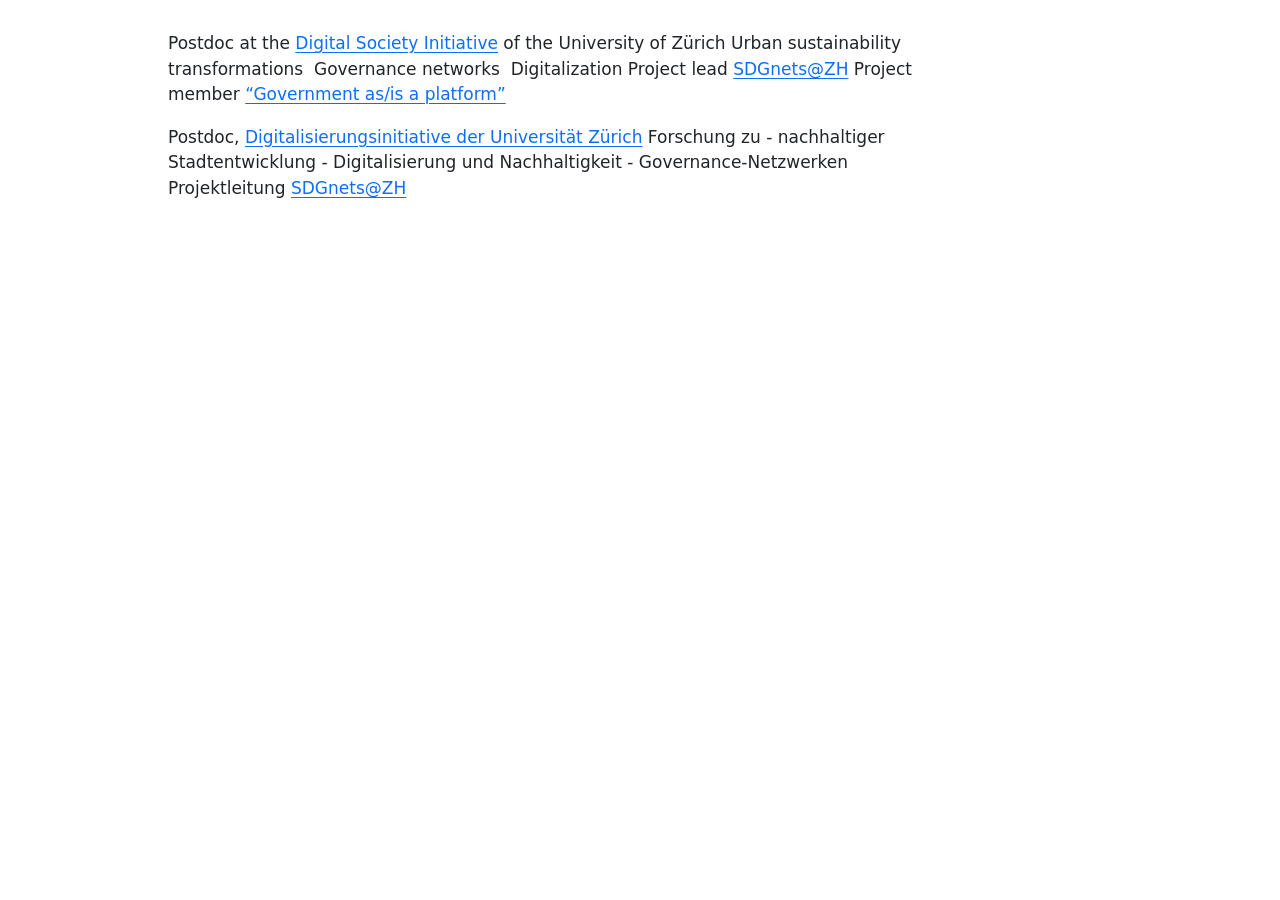
<file: _site/index.html>
<!DOCTYPE html>
<html xmlns="http://www.w3.org/1999/xhtml" lang="en" xml:lang="en"><head>

<meta charset="utf-8">
<meta name="generator" content="quarto-1.5.57">

<meta name="viewport" content="width=device-width, initial-scale=1.0, user-scalable=yes">


<title>index</title>
<style>
code{white-space: pre-wrap;}
span.smallcaps{font-variant: small-caps;}
div.columns{display: flex; gap: min(4vw, 1.5em);}
div.column{flex: auto; overflow-x: auto;}
div.hanging-indent{margin-left: 1.5em; text-indent: -1.5em;}
ul.task-list{list-style: none;}
ul.task-list li input[type="checkbox"] {
  width: 0.8em;
  margin: 0 0.8em 0.2em -1em; /* quarto-specific, see https://github.com/quarto-dev/quarto-cli/issues/4556 */ 
  vertical-align: middle;
}
</style>


<script src="site_libs/quarto-nav/quarto-nav.js"></script>
<script src="site_libs/clipboard/clipboard.min.js"></script>
<script src="site_libs/quarto-search/autocomplete.umd.js"></script>
<script src="site_libs/quarto-search/fuse.min.js"></script>
<script src="site_libs/quarto-search/quarto-search.js"></script>
<meta name="quarto:offset" content="./">
<script src="site_libs/quarto-html/quarto.js"></script>
<script src="site_libs/quarto-html/popper.min.js"></script>
<script src="site_libs/quarto-html/tippy.umd.min.js"></script>
<script src="site_libs/quarto-html/anchor.min.js"></script>
<link href="site_libs/quarto-html/tippy.css" rel="stylesheet">
<link href="site_libs/quarto-html/quarto-syntax-highlighting.css" rel="stylesheet" id="quarto-text-highlighting-styles">
<script src="site_libs/bootstrap/bootstrap.min.js"></script>
<link href="site_libs/bootstrap/bootstrap-icons.css" rel="stylesheet">
<link href="site_libs/bootstrap/bootstrap.min.css" rel="stylesheet" id="quarto-bootstrap" data-mode="light">
<script id="quarto-search-options" type="application/json">{
  "location": "sidebar",
  "copy-button": false,
  "collapse-after": 3,
  "panel-placement": "start",
  "type": "textbox",
  "limit": 50,
  "keyboard-shortcut": [
    "f",
    "/",
    "s"
  ],
  "show-item-context": false,
  "language": {
    "search-no-results-text": "No results",
    "search-matching-documents-text": "matching documents",
    "search-copy-link-title": "Copy link to search",
    "search-hide-matches-text": "Hide additional matches",
    "search-more-match-text": "more match in this document",
    "search-more-matches-text": "more matches in this document",
    "search-clear-button-title": "Clear",
    "search-text-placeholder": "",
    "search-detached-cancel-button-title": "Cancel",
    "search-submit-button-title": "Submit",
    "search-label": "Search"
  }
}</script>


</head>

<body>

<div id="quarto-search-results"></div>
<!-- content -->
<div id="quarto-content" class="quarto-container page-columns page-rows-contents page-layout-article">
<!-- sidebar -->
<!-- margin-sidebar -->
    <div id="quarto-margin-sidebar" class="sidebar margin-sidebar zindex-bottom">
        
    </div>
<!-- main -->
<main class="content" id="quarto-document-content">




<div data-when-profile="english">
<p>Postdoc at the <a href="https://www.dsi.uzh.ch/de.html">Digital Society Initiative</a> of the University of Zürich Urban sustainability transformations &nbsp;Governance networks &nbsp;Digitalization Project lead <a href="https://www.sdgnets.ch/">SDGnets@ZH</a> Project member <a href="https://dizh.ch/en/2022/06/07/government-as-is-a-platform-2/">“Government as/is a platform”</a></p>
</div>
<div data-when-profile="german">
<p>Postdoc, <a href="https://www.dsi.uzh.ch/de.html">Digitalisierungsinitiative der Universität Zürich</a> Forschung zu - nachhaltiger Stadtentwicklung - Digitalisierung und Nachhaltigkeit - Governance-Netzwerken Projektleitung <a href="https://www.sdgnets.ch/">SDGnets@ZH</a></p>
</div>



</main> <!-- /main -->
<script id="quarto-html-after-body" type="application/javascript">
window.document.addEventListener("DOMContentLoaded", function (event) {
  const toggleBodyColorMode = (bsSheetEl) => {
    const mode = bsSheetEl.getAttribute("data-mode");
    const bodyEl = window.document.querySelector("body");
    if (mode === "dark") {
      bodyEl.classList.add("quarto-dark");
      bodyEl.classList.remove("quarto-light");
    } else {
      bodyEl.classList.add("quarto-light");
      bodyEl.classList.remove("quarto-dark");
    }
  }
  const toggleBodyColorPrimary = () => {
    const bsSheetEl = window.document.querySelector("link#quarto-bootstrap");
    if (bsSheetEl) {
      toggleBodyColorMode(bsSheetEl);
    }
  }
  toggleBodyColorPrimary();  
  const icon = "";
  const anchorJS = new window.AnchorJS();
  anchorJS.options = {
    placement: 'right',
    icon: icon
  };
  anchorJS.add('.anchored');
  const isCodeAnnotation = (el) => {
    for (const clz of el.classList) {
      if (clz.startsWith('code-annotation-')) {                     
        return true;
      }
    }
    return false;
  }
  const onCopySuccess = function(e) {
    // button target
    const button = e.trigger;
    // don't keep focus
    button.blur();
    // flash "checked"
    button.classList.add('code-copy-button-checked');
    var currentTitle = button.getAttribute("title");
    button.setAttribute("title", "Copied!");
    let tooltip;
    if (window.bootstrap) {
      button.setAttribute("data-bs-toggle", "tooltip");
      button.setAttribute("data-bs-placement", "left");
      button.setAttribute("data-bs-title", "Copied!");
      tooltip = new bootstrap.Tooltip(button, 
        { trigger: "manual", 
          customClass: "code-copy-button-tooltip",
          offset: [0, -8]});
      tooltip.show();    
    }
    setTimeout(function() {
      if (tooltip) {
        tooltip.hide();
        button.removeAttribute("data-bs-title");
        button.removeAttribute("data-bs-toggle");
        button.removeAttribute("data-bs-placement");
      }
      button.setAttribute("title", currentTitle);
      button.classList.remove('code-copy-button-checked');
    }, 1000);
    // clear code selection
    e.clearSelection();
  }
  const getTextToCopy = function(trigger) {
      const codeEl = trigger.previousElementSibling.cloneNode(true);
      for (const childEl of codeEl.children) {
        if (isCodeAnnotation(childEl)) {
          childEl.remove();
        }
      }
      return codeEl.innerText;
  }
  const clipboard = new window.ClipboardJS('.code-copy-button:not([data-in-quarto-modal])', {
    text: getTextToCopy
  });
  clipboard.on('success', onCopySuccess);
  if (window.document.getElementById('quarto-embedded-source-code-modal')) {
    // For code content inside modals, clipBoardJS needs to be initialized with a container option
    // TODO: Check when it could be a function (https://github.com/zenorocha/clipboard.js/issues/860)
    const clipboardModal = new window.ClipboardJS('.code-copy-button[data-in-quarto-modal]', {
      text: getTextToCopy,
      container: window.document.getElementById('quarto-embedded-source-code-modal')
    });
    clipboardModal.on('success', onCopySuccess);
  }
    var localhostRegex = new RegExp(/^(?:http|https):\/\/localhost\:?[0-9]*\//);
    var mailtoRegex = new RegExp(/^mailto:/);
      var filterRegex = new RegExp('/' + window.location.host + '/');
    var isInternal = (href) => {
        return filterRegex.test(href) || localhostRegex.test(href) || mailtoRegex.test(href);
    }
    // Inspect non-navigation links and adorn them if external
 	var links = window.document.querySelectorAll('a[href]:not(.nav-link):not(.navbar-brand):not(.toc-action):not(.sidebar-link):not(.sidebar-item-toggle):not(.pagination-link):not(.no-external):not([aria-hidden]):not(.dropdown-item):not(.quarto-navigation-tool):not(.about-link)');
    for (var i=0; i<links.length; i++) {
      const link = links[i];
      if (!isInternal(link.href)) {
        // undo the damage that might have been done by quarto-nav.js in the case of
        // links that we want to consider external
        if (link.dataset.originalHref !== undefined) {
          link.href = link.dataset.originalHref;
        }
      }
    }
  function tippyHover(el, contentFn, onTriggerFn, onUntriggerFn) {
    const config = {
      allowHTML: true,
      maxWidth: 500,
      delay: 100,
      arrow: false,
      appendTo: function(el) {
          return el.parentElement;
      },
      interactive: true,
      interactiveBorder: 10,
      theme: 'quarto',
      placement: 'bottom-start',
    };
    if (contentFn) {
      config.content = contentFn;
    }
    if (onTriggerFn) {
      config.onTrigger = onTriggerFn;
    }
    if (onUntriggerFn) {
      config.onUntrigger = onUntriggerFn;
    }
    window.tippy(el, config); 
  }
  const noterefs = window.document.querySelectorAll('a[role="doc-noteref"]');
  for (var i=0; i<noterefs.length; i++) {
    const ref = noterefs[i];
    tippyHover(ref, function() {
      // use id or data attribute instead here
      let href = ref.getAttribute('data-footnote-href') || ref.getAttribute('href');
      try { href = new URL(href).hash; } catch {}
      const id = href.replace(/^#\/?/, "");
      const note = window.document.getElementById(id);
      if (note) {
        return note.innerHTML;
      } else {
        return "";
      }
    });
  }
  const xrefs = window.document.querySelectorAll('a.quarto-xref');
  const processXRef = (id, note) => {
    // Strip column container classes
    const stripColumnClz = (el) => {
      el.classList.remove("page-full", "page-columns");
      if (el.children) {
        for (const child of el.children) {
          stripColumnClz(child);
        }
      }
    }
    stripColumnClz(note)
    if (id === null || id.startsWith('sec-')) {
      // Special case sections, only their first couple elements
      const container = document.createElement("div");
      if (note.children && note.children.length > 2) {
        container.appendChild(note.children[0].cloneNode(true));
        for (let i = 1; i < note.children.length; i++) {
          const child = note.children[i];
          if (child.tagName === "P" && child.innerText === "") {
            continue;
          } else {
            container.appendChild(child.cloneNode(true));
            break;
          }
        }
        if (window.Quarto?.typesetMath) {
          window.Quarto.typesetMath(container);
        }
        return container.innerHTML
      } else {
        if (window.Quarto?.typesetMath) {
          window.Quarto.typesetMath(note);
        }
        return note.innerHTML;
      }
    } else {
      // Remove any anchor links if they are present
      const anchorLink = note.querySelector('a.anchorjs-link');
      if (anchorLink) {
        anchorLink.remove();
      }
      if (window.Quarto?.typesetMath) {
        window.Quarto.typesetMath(note);
      }
      // TODO in 1.5, we should make sure this works without a callout special case
      if (note.classList.contains("callout")) {
        return note.outerHTML;
      } else {
        return note.innerHTML;
      }
    }
  }
  for (var i=0; i<xrefs.length; i++) {
    const xref = xrefs[i];
    tippyHover(xref, undefined, function(instance) {
      instance.disable();
      let url = xref.getAttribute('href');
      let hash = undefined; 
      if (url.startsWith('#')) {
        hash = url;
      } else {
        try { hash = new URL(url).hash; } catch {}
      }
      if (hash) {
        const id = hash.replace(/^#\/?/, "");
        const note = window.document.getElementById(id);
        if (note !== null) {
          try {
            const html = processXRef(id, note.cloneNode(true));
            instance.setContent(html);
          } finally {
            instance.enable();
            instance.show();
          }
        } else {
          // See if we can fetch this
          fetch(url.split('#')[0])
          .then(res => res.text())
          .then(html => {
            const parser = new DOMParser();
            const htmlDoc = parser.parseFromString(html, "text/html");
            const note = htmlDoc.getElementById(id);
            if (note !== null) {
              const html = processXRef(id, note);
              instance.setContent(html);
            } 
          }).finally(() => {
            instance.enable();
            instance.show();
          });
        }
      } else {
        // See if we can fetch a full url (with no hash to target)
        // This is a special case and we should probably do some content thinning / targeting
        fetch(url)
        .then(res => res.text())
        .then(html => {
          const parser = new DOMParser();
          const htmlDoc = parser.parseFromString(html, "text/html");
          const note = htmlDoc.querySelector('main.content');
          if (note !== null) {
            // This should only happen for chapter cross references
            // (since there is no id in the URL)
            // remove the first header
            if (note.children.length > 0 && note.children[0].tagName === "HEADER") {
              note.children[0].remove();
            }
            const html = processXRef(null, note);
            instance.setContent(html);
          } 
        }).finally(() => {
          instance.enable();
          instance.show();
        });
      }
    }, function(instance) {
    });
  }
      let selectedAnnoteEl;
      const selectorForAnnotation = ( cell, annotation) => {
        let cellAttr = 'data-code-cell="' + cell + '"';
        let lineAttr = 'data-code-annotation="' +  annotation + '"';
        const selector = 'span[' + cellAttr + '][' + lineAttr + ']';
        return selector;
      }
      const selectCodeLines = (annoteEl) => {
        const doc = window.document;
        const targetCell = annoteEl.getAttribute("data-target-cell");
        const targetAnnotation = annoteEl.getAttribute("data-target-annotation");
        const annoteSpan = window.document.querySelector(selectorForAnnotation(targetCell, targetAnnotation));
        const lines = annoteSpan.getAttribute("data-code-lines").split(",");
        const lineIds = lines.map((line) => {
          return targetCell + "-" + line;
        })
        let top = null;
        let height = null;
        let parent = null;
        if (lineIds.length > 0) {
            //compute the position of the single el (top and bottom and make a div)
            const el = window.document.getElementById(lineIds[0]);
            top = el.offsetTop;
            height = el.offsetHeight;
            parent = el.parentElement.parentElement;
          if (lineIds.length > 1) {
            const lastEl = window.document.getElementById(lineIds[lineIds.length - 1]);
            const bottom = lastEl.offsetTop + lastEl.offsetHeight;
            height = bottom - top;
          }
          if (top !== null && height !== null && parent !== null) {
            // cook up a div (if necessary) and position it 
            let div = window.document.getElementById("code-annotation-line-highlight");
            if (div === null) {
              div = window.document.createElement("div");
              div.setAttribute("id", "code-annotation-line-highlight");
              div.style.position = 'absolute';
              parent.appendChild(div);
            }
            div.style.top = top - 2 + "px";
            div.style.height = height + 4 + "px";
            div.style.left = 0;
            let gutterDiv = window.document.getElementById("code-annotation-line-highlight-gutter");
            if (gutterDiv === null) {
              gutterDiv = window.document.createElement("div");
              gutterDiv.setAttribute("id", "code-annotation-line-highlight-gutter");
              gutterDiv.style.position = 'absolute';
              const codeCell = window.document.getElementById(targetCell);
              const gutter = codeCell.querySelector('.code-annotation-gutter');
              gutter.appendChild(gutterDiv);
            }
            gutterDiv.style.top = top - 2 + "px";
            gutterDiv.style.height = height + 4 + "px";
          }
          selectedAnnoteEl = annoteEl;
        }
      };
      const unselectCodeLines = () => {
        const elementsIds = ["code-annotation-line-highlight", "code-annotation-line-highlight-gutter"];
        elementsIds.forEach((elId) => {
          const div = window.document.getElementById(elId);
          if (div) {
            div.remove();
          }
        });
        selectedAnnoteEl = undefined;
      };
        // Handle positioning of the toggle
    window.addEventListener(
      "resize",
      throttle(() => {
        elRect = undefined;
        if (selectedAnnoteEl) {
          selectCodeLines(selectedAnnoteEl);
        }
      }, 10)
    );
    function throttle(fn, ms) {
    let throttle = false;
    let timer;
      return (...args) => {
        if(!throttle) { // first call gets through
            fn.apply(this, args);
            throttle = true;
        } else { // all the others get throttled
            if(timer) clearTimeout(timer); // cancel #2
            timer = setTimeout(() => {
              fn.apply(this, args);
              timer = throttle = false;
            }, ms);
        }
      };
    }
      // Attach click handler to the DT
      const annoteDls = window.document.querySelectorAll('dt[data-target-cell]');
      for (const annoteDlNode of annoteDls) {
        annoteDlNode.addEventListener('click', (event) => {
          const clickedEl = event.target;
          if (clickedEl !== selectedAnnoteEl) {
            unselectCodeLines();
            const activeEl = window.document.querySelector('dt[data-target-cell].code-annotation-active');
            if (activeEl) {
              activeEl.classList.remove('code-annotation-active');
            }
            selectCodeLines(clickedEl);
            clickedEl.classList.add('code-annotation-active');
          } else {
            // Unselect the line
            unselectCodeLines();
            clickedEl.classList.remove('code-annotation-active');
          }
        });
      }
  const findCites = (el) => {
    const parentEl = el.parentElement;
    if (parentEl) {
      const cites = parentEl.dataset.cites;
      if (cites) {
        return {
          el,
          cites: cites.split(' ')
        };
      } else {
        return findCites(el.parentElement)
      }
    } else {
      return undefined;
    }
  };
  var bibliorefs = window.document.querySelectorAll('a[role="doc-biblioref"]');
  for (var i=0; i<bibliorefs.length; i++) {
    const ref = bibliorefs[i];
    const citeInfo = findCites(ref);
    if (citeInfo) {
      tippyHover(citeInfo.el, function() {
        var popup = window.document.createElement('div');
        citeInfo.cites.forEach(function(cite) {
          var citeDiv = window.document.createElement('div');
          citeDiv.classList.add('hanging-indent');
          citeDiv.classList.add('csl-entry');
          var biblioDiv = window.document.getElementById('ref-' + cite);
          if (biblioDiv) {
            citeDiv.innerHTML = biblioDiv.innerHTML;
          }
          popup.appendChild(citeDiv);
        });
        return popup.innerHTML;
      });
    }
  }
});
</script>
</div> <!-- /content -->




</body></html>
</file>
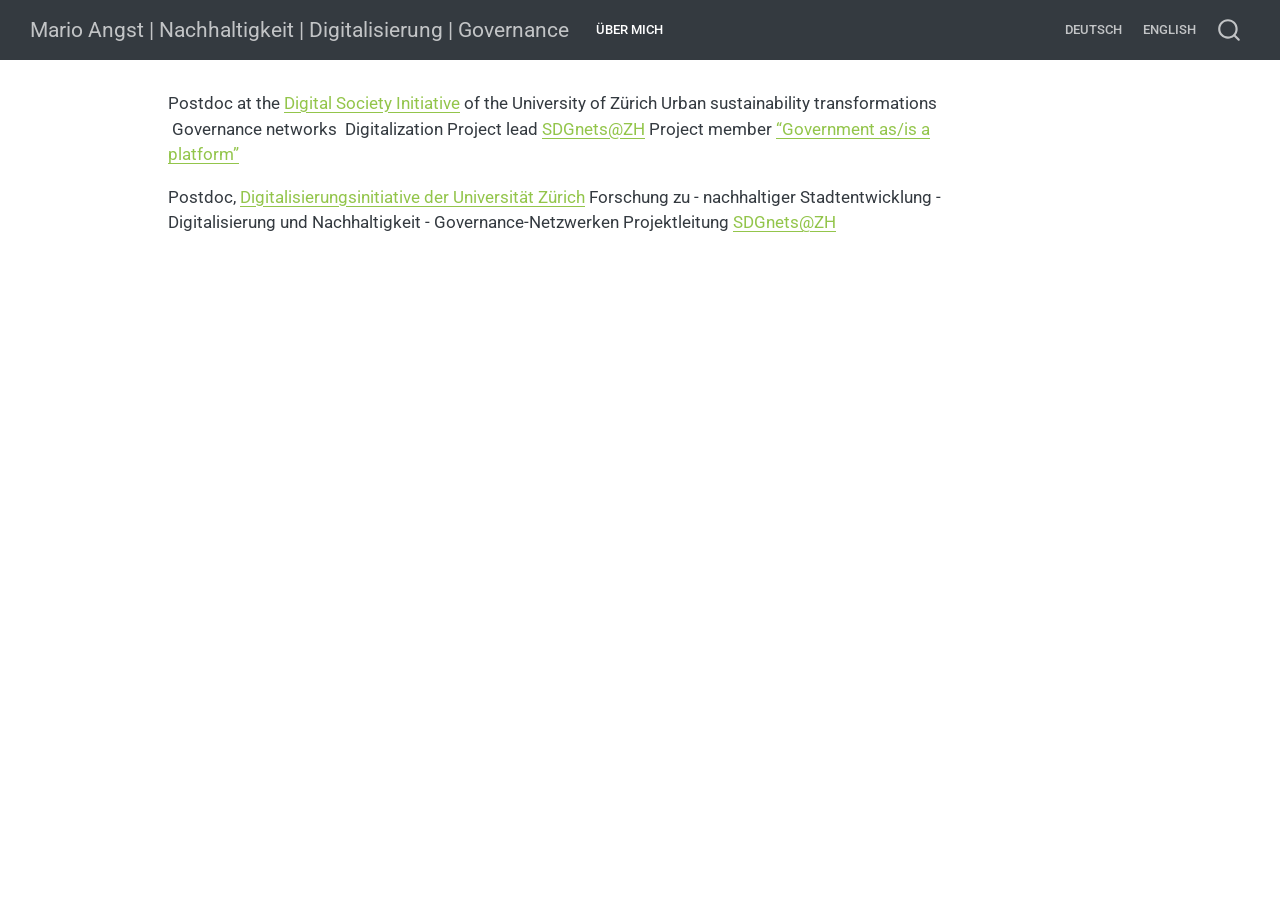
<file: _site/de/index.html>
<!DOCTYPE html>
<html xmlns="http://www.w3.org/1999/xhtml" lang="de" xml:lang="de"><head>

<meta charset="utf-8">
<meta name="generator" content="quarto-1.5.57">

<meta name="viewport" content="width=device-width, initial-scale=1.0, user-scalable=yes">


<title>Mario Angst | Nachhaltigkeit | Digitalisierung | Governance</title>
<style>
code{white-space: pre-wrap;}
span.smallcaps{font-variant: small-caps;}
div.columns{display: flex; gap: min(4vw, 1.5em);}
div.column{flex: auto; overflow-x: auto;}
div.hanging-indent{margin-left: 1.5em; text-indent: -1.5em;}
ul.task-list{list-style: none;}
ul.task-list li input[type="checkbox"] {
  width: 0.8em;
  margin: 0 0.8em 0.2em -1em; /* quarto-specific, see https://github.com/quarto-dev/quarto-cli/issues/4556 */ 
  vertical-align: middle;
}
</style>


<script src="site_libs/quarto-nav/quarto-nav.js"></script>
<script src="site_libs/quarto-nav/headroom.min.js"></script>
<script src="site_libs/clipboard/clipboard.min.js"></script>
<script src="site_libs/quarto-search/autocomplete.umd.js"></script>
<script src="site_libs/quarto-search/fuse.min.js"></script>
<script src="site_libs/quarto-search/quarto-search.js"></script>
<meta name="quarto:offset" content="./">
<script src="site_libs/quarto-html/quarto.js"></script>
<script src="site_libs/quarto-html/popper.min.js"></script>
<script src="site_libs/quarto-html/tippy.umd.min.js"></script>
<script src="site_libs/quarto-html/anchor.min.js"></script>
<link href="site_libs/quarto-html/tippy.css" rel="stylesheet">
<link href="site_libs/quarto-html/quarto-syntax-highlighting.css" rel="stylesheet" id="quarto-text-highlighting-styles">
<script src="site_libs/bootstrap/bootstrap.min.js"></script>
<link href="site_libs/bootstrap/bootstrap-icons.css" rel="stylesheet">
<link href="site_libs/bootstrap/bootstrap.min.css" rel="stylesheet" id="quarto-bootstrap" data-mode="light">
<script id="quarto-search-options" type="application/json">{
  "location": "navbar",
  "copy-button": false,
  "collapse-after": 3,
  "panel-placement": "end",
  "type": "overlay",
  "limit": 50,
  "keyboard-shortcut": [
    "f",
    "/",
    "s"
  ],
  "show-item-context": false,
  "language": {
    "search-no-results-text": "Keine Treffer",
    "search-matching-documents-text": "Treffer",
    "search-copy-link-title": "Link in die Suche kopieren",
    "search-hide-matches-text": "Zusätzliche Treffer verbergen",
    "search-more-match-text": "weitere Treffer in diesem Dokument",
    "search-more-matches-text": "weitere Treffer in diesem Dokument",
    "search-clear-button-title": "Zurücksetzen",
    "search-text-placeholder": "",
    "search-detached-cancel-button-title": "Abbrechen",
    "search-submit-button-title": "Abschicken",
    "search-label": "Suchen"
  }
}</script>


</head>

<body class="nav-fixed">

<div id="quarto-search-results"></div>
  <header id="quarto-header" class="headroom fixed-top">
    <nav class="navbar navbar-expand-lg " data-bs-theme="dark">
      <div class="navbar-container container-fluid">
      <div class="navbar-brand-container mx-auto">
    <a class="navbar-brand" href="./index.html">
    <span class="navbar-title">Mario Angst | Nachhaltigkeit | Digitalisierung | Governance</span>
    </a>
  </div>
            <div id="quarto-search" class="" title="Suchen"></div>
          <button class="navbar-toggler" type="button" data-bs-toggle="collapse" data-bs-target="#navbarCollapse" aria-controls="navbarCollapse" role="menu" aria-expanded="false" aria-label="Navigation umschalten" onclick="if (window.quartoToggleHeadroom) { window.quartoToggleHeadroom(); }">
  <span class="navbar-toggler-icon"></span>
</button>
          <div class="collapse navbar-collapse" id="navbarCollapse">
            <ul class="navbar-nav navbar-nav-scroll me-auto">
  <li class="nav-item">
    <a class="nav-link active" href="./index.html" aria-current="page"> 
<span class="menu-text">Über mich</span></a>
  </li>  
</ul>
            <ul class="navbar-nav navbar-nav-scroll ms-auto">
  <li class="nav-item">
    <a class="nav-link" href="./../de"> 
<span class="menu-text">Deutsch</span></a>
  </li>  
  <li class="nav-item">
    <a class="nav-link" href="./../en"> 
<span class="menu-text">English</span></a>
  </li>  
</ul>
          </div> <!-- /navcollapse -->
            <div class="quarto-navbar-tools">
</div>
      </div> <!-- /container-fluid -->
    </nav>
</header>
<!-- content -->
<div id="quarto-content" class="quarto-container page-columns page-rows-contents page-layout-article page-navbar">
<!-- sidebar -->
<!-- margin-sidebar -->
    <div id="quarto-margin-sidebar" class="sidebar margin-sidebar zindex-bottom">
        
    </div>
<!-- main -->
<main class="content" id="quarto-document-content">




<div data-when-profile="english">
<p>Postdoc at the <a href="https://www.dsi.uzh.ch/de.html">Digital Society Initiative</a> of the University of Zürich Urban sustainability transformations &nbsp;Governance networks &nbsp;Digitalization Project lead <a href="https://www.sdgnets.ch/">SDGnets@ZH</a> Project member <a href="https://dizh.ch/en/2022/06/07/government-as-is-a-platform-2/">“Government as/is a platform”</a></p>
</div>
<div data-when-profile="german">
<p>Postdoc, <a href="https://www.dsi.uzh.ch/de.html">Digitalisierungsinitiative der Universität Zürich</a> Forschung zu - nachhaltiger Stadtentwicklung - Digitalisierung und Nachhaltigkeit - Governance-Netzwerken Projektleitung <a href="https://www.sdgnets.ch/">SDGnets@ZH</a></p>
</div>



</main> <!-- /main -->
<script id="quarto-html-after-body" type="application/javascript">
window.document.addEventListener("DOMContentLoaded", function (event) {
  const toggleBodyColorMode = (bsSheetEl) => {
    const mode = bsSheetEl.getAttribute("data-mode");
    const bodyEl = window.document.querySelector("body");
    if (mode === "dark") {
      bodyEl.classList.add("quarto-dark");
      bodyEl.classList.remove("quarto-light");
    } else {
      bodyEl.classList.add("quarto-light");
      bodyEl.classList.remove("quarto-dark");
    }
  }
  const toggleBodyColorPrimary = () => {
    const bsSheetEl = window.document.querySelector("link#quarto-bootstrap");
    if (bsSheetEl) {
      toggleBodyColorMode(bsSheetEl);
    }
  }
  toggleBodyColorPrimary();  
  const icon = "";
  const anchorJS = new window.AnchorJS();
  anchorJS.options = {
    placement: 'right',
    icon: icon
  };
  anchorJS.add('.anchored');
  const isCodeAnnotation = (el) => {
    for (const clz of el.classList) {
      if (clz.startsWith('code-annotation-')) {                     
        return true;
      }
    }
    return false;
  }
  const onCopySuccess = function(e) {
    // button target
    const button = e.trigger;
    // don't keep focus
    button.blur();
    // flash "checked"
    button.classList.add('code-copy-button-checked');
    var currentTitle = button.getAttribute("title");
    button.setAttribute("title", "Kopiert");
    let tooltip;
    if (window.bootstrap) {
      button.setAttribute("data-bs-toggle", "tooltip");
      button.setAttribute("data-bs-placement", "left");
      button.setAttribute("data-bs-title", "Kopiert");
      tooltip = new bootstrap.Tooltip(button, 
        { trigger: "manual", 
          customClass: "code-copy-button-tooltip",
          offset: [0, -8]});
      tooltip.show();    
    }
    setTimeout(function() {
      if (tooltip) {
        tooltip.hide();
        button.removeAttribute("data-bs-title");
        button.removeAttribute("data-bs-toggle");
        button.removeAttribute("data-bs-placement");
      }
      button.setAttribute("title", currentTitle);
      button.classList.remove('code-copy-button-checked');
    }, 1000);
    // clear code selection
    e.clearSelection();
  }
  const getTextToCopy = function(trigger) {
      const codeEl = trigger.previousElementSibling.cloneNode(true);
      for (const childEl of codeEl.children) {
        if (isCodeAnnotation(childEl)) {
          childEl.remove();
        }
      }
      return codeEl.innerText;
  }
  const clipboard = new window.ClipboardJS('.code-copy-button:not([data-in-quarto-modal])', {
    text: getTextToCopy
  });
  clipboard.on('success', onCopySuccess);
  if (window.document.getElementById('quarto-embedded-source-code-modal')) {
    // For code content inside modals, clipBoardJS needs to be initialized with a container option
    // TODO: Check when it could be a function (https://github.com/zenorocha/clipboard.js/issues/860)
    const clipboardModal = new window.ClipboardJS('.code-copy-button[data-in-quarto-modal]', {
      text: getTextToCopy,
      container: window.document.getElementById('quarto-embedded-source-code-modal')
    });
    clipboardModal.on('success', onCopySuccess);
  }
    var localhostRegex = new RegExp(/^(?:http|https):\/\/localhost\:?[0-9]*\//);
    var mailtoRegex = new RegExp(/^mailto:/);
      var filterRegex = new RegExp('/' + window.location.host + '/');
    var isInternal = (href) => {
        return filterRegex.test(href) || localhostRegex.test(href) || mailtoRegex.test(href);
    }
    // Inspect non-navigation links and adorn them if external
 	var links = window.document.querySelectorAll('a[href]:not(.nav-link):not(.navbar-brand):not(.toc-action):not(.sidebar-link):not(.sidebar-item-toggle):not(.pagination-link):not(.no-external):not([aria-hidden]):not(.dropdown-item):not(.quarto-navigation-tool):not(.about-link)');
    for (var i=0; i<links.length; i++) {
      const link = links[i];
      if (!isInternal(link.href)) {
        // undo the damage that might have been done by quarto-nav.js in the case of
        // links that we want to consider external
        if (link.dataset.originalHref !== undefined) {
          link.href = link.dataset.originalHref;
        }
      }
    }
  function tippyHover(el, contentFn, onTriggerFn, onUntriggerFn) {
    const config = {
      allowHTML: true,
      maxWidth: 500,
      delay: 100,
      arrow: false,
      appendTo: function(el) {
          return el.parentElement;
      },
      interactive: true,
      interactiveBorder: 10,
      theme: 'quarto',
      placement: 'bottom-start',
    };
    if (contentFn) {
      config.content = contentFn;
    }
    if (onTriggerFn) {
      config.onTrigger = onTriggerFn;
    }
    if (onUntriggerFn) {
      config.onUntrigger = onUntriggerFn;
    }
    window.tippy(el, config); 
  }
  const noterefs = window.document.querySelectorAll('a[role="doc-noteref"]');
  for (var i=0; i<noterefs.length; i++) {
    const ref = noterefs[i];
    tippyHover(ref, function() {
      // use id or data attribute instead here
      let href = ref.getAttribute('data-footnote-href') || ref.getAttribute('href');
      try { href = new URL(href).hash; } catch {}
      const id = href.replace(/^#\/?/, "");
      const note = window.document.getElementById(id);
      if (note) {
        return note.innerHTML;
      } else {
        return "";
      }
    });
  }
  const xrefs = window.document.querySelectorAll('a.quarto-xref');
  const processXRef = (id, note) => {
    // Strip column container classes
    const stripColumnClz = (el) => {
      el.classList.remove("page-full", "page-columns");
      if (el.children) {
        for (const child of el.children) {
          stripColumnClz(child);
        }
      }
    }
    stripColumnClz(note)
    if (id === null || id.startsWith('sec-')) {
      // Special case sections, only their first couple elements
      const container = document.createElement("div");
      if (note.children && note.children.length > 2) {
        container.appendChild(note.children[0].cloneNode(true));
        for (let i = 1; i < note.children.length; i++) {
          const child = note.children[i];
          if (child.tagName === "P" && child.innerText === "") {
            continue;
          } else {
            container.appendChild(child.cloneNode(true));
            break;
          }
        }
        if (window.Quarto?.typesetMath) {
          window.Quarto.typesetMath(container);
        }
        return container.innerHTML
      } else {
        if (window.Quarto?.typesetMath) {
          window.Quarto.typesetMath(note);
        }
        return note.innerHTML;
      }
    } else {
      // Remove any anchor links if they are present
      const anchorLink = note.querySelector('a.anchorjs-link');
      if (anchorLink) {
        anchorLink.remove();
      }
      if (window.Quarto?.typesetMath) {
        window.Quarto.typesetMath(note);
      }
      // TODO in 1.5, we should make sure this works without a callout special case
      if (note.classList.contains("callout")) {
        return note.outerHTML;
      } else {
        return note.innerHTML;
      }
    }
  }
  for (var i=0; i<xrefs.length; i++) {
    const xref = xrefs[i];
    tippyHover(xref, undefined, function(instance) {
      instance.disable();
      let url = xref.getAttribute('href');
      let hash = undefined; 
      if (url.startsWith('#')) {
        hash = url;
      } else {
        try { hash = new URL(url).hash; } catch {}
      }
      if (hash) {
        const id = hash.replace(/^#\/?/, "");
        const note = window.document.getElementById(id);
        if (note !== null) {
          try {
            const html = processXRef(id, note.cloneNode(true));
            instance.setContent(html);
          } finally {
            instance.enable();
            instance.show();
          }
        } else {
          // See if we can fetch this
          fetch(url.split('#')[0])
          .then(res => res.text())
          .then(html => {
            const parser = new DOMParser();
            const htmlDoc = parser.parseFromString(html, "text/html");
            const note = htmlDoc.getElementById(id);
            if (note !== null) {
              const html = processXRef(id, note);
              instance.setContent(html);
            } 
          }).finally(() => {
            instance.enable();
            instance.show();
          });
        }
      } else {
        // See if we can fetch a full url (with no hash to target)
        // This is a special case and we should probably do some content thinning / targeting
        fetch(url)
        .then(res => res.text())
        .then(html => {
          const parser = new DOMParser();
          const htmlDoc = parser.parseFromString(html, "text/html");
          const note = htmlDoc.querySelector('main.content');
          if (note !== null) {
            // This should only happen for chapter cross references
            // (since there is no id in the URL)
            // remove the first header
            if (note.children.length > 0 && note.children[0].tagName === "HEADER") {
              note.children[0].remove();
            }
            const html = processXRef(null, note);
            instance.setContent(html);
          } 
        }).finally(() => {
          instance.enable();
          instance.show();
        });
      }
    }, function(instance) {
    });
  }
      let selectedAnnoteEl;
      const selectorForAnnotation = ( cell, annotation) => {
        let cellAttr = 'data-code-cell="' + cell + '"';
        let lineAttr = 'data-code-annotation="' +  annotation + '"';
        const selector = 'span[' + cellAttr + '][' + lineAttr + ']';
        return selector;
      }
      const selectCodeLines = (annoteEl) => {
        const doc = window.document;
        const targetCell = annoteEl.getAttribute("data-target-cell");
        const targetAnnotation = annoteEl.getAttribute("data-target-annotation");
        const annoteSpan = window.document.querySelector(selectorForAnnotation(targetCell, targetAnnotation));
        const lines = annoteSpan.getAttribute("data-code-lines").split(",");
        const lineIds = lines.map((line) => {
          return targetCell + "-" + line;
        })
        let top = null;
        let height = null;
        let parent = null;
        if (lineIds.length > 0) {
            //compute the position of the single el (top and bottom and make a div)
            const el = window.document.getElementById(lineIds[0]);
            top = el.offsetTop;
            height = el.offsetHeight;
            parent = el.parentElement.parentElement;
          if (lineIds.length > 1) {
            const lastEl = window.document.getElementById(lineIds[lineIds.length - 1]);
            const bottom = lastEl.offsetTop + lastEl.offsetHeight;
            height = bottom - top;
          }
          if (top !== null && height !== null && parent !== null) {
            // cook up a div (if necessary) and position it 
            let div = window.document.getElementById("code-annotation-line-highlight");
            if (div === null) {
              div = window.document.createElement("div");
              div.setAttribute("id", "code-annotation-line-highlight");
              div.style.position = 'absolute';
              parent.appendChild(div);
            }
            div.style.top = top - 2 + "px";
            div.style.height = height + 4 + "px";
            div.style.left = 0;
            let gutterDiv = window.document.getElementById("code-annotation-line-highlight-gutter");
            if (gutterDiv === null) {
              gutterDiv = window.document.createElement("div");
              gutterDiv.setAttribute("id", "code-annotation-line-highlight-gutter");
              gutterDiv.style.position = 'absolute';
              const codeCell = window.document.getElementById(targetCell);
              const gutter = codeCell.querySelector('.code-annotation-gutter');
              gutter.appendChild(gutterDiv);
            }
            gutterDiv.style.top = top - 2 + "px";
            gutterDiv.style.height = height + 4 + "px";
          }
          selectedAnnoteEl = annoteEl;
        }
      };
      const unselectCodeLines = () => {
        const elementsIds = ["code-annotation-line-highlight", "code-annotation-line-highlight-gutter"];
        elementsIds.forEach((elId) => {
          const div = window.document.getElementById(elId);
          if (div) {
            div.remove();
          }
        });
        selectedAnnoteEl = undefined;
      };
        // Handle positioning of the toggle
    window.addEventListener(
      "resize",
      throttle(() => {
        elRect = undefined;
        if (selectedAnnoteEl) {
          selectCodeLines(selectedAnnoteEl);
        }
      }, 10)
    );
    function throttle(fn, ms) {
    let throttle = false;
    let timer;
      return (...args) => {
        if(!throttle) { // first call gets through
            fn.apply(this, args);
            throttle = true;
        } else { // all the others get throttled
            if(timer) clearTimeout(timer); // cancel #2
            timer = setTimeout(() => {
              fn.apply(this, args);
              timer = throttle = false;
            }, ms);
        }
      };
    }
      // Attach click handler to the DT
      const annoteDls = window.document.querySelectorAll('dt[data-target-cell]');
      for (const annoteDlNode of annoteDls) {
        annoteDlNode.addEventListener('click', (event) => {
          const clickedEl = event.target;
          if (clickedEl !== selectedAnnoteEl) {
            unselectCodeLines();
            const activeEl = window.document.querySelector('dt[data-target-cell].code-annotation-active');
            if (activeEl) {
              activeEl.classList.remove('code-annotation-active');
            }
            selectCodeLines(clickedEl);
            clickedEl.classList.add('code-annotation-active');
          } else {
            // Unselect the line
            unselectCodeLines();
            clickedEl.classList.remove('code-annotation-active');
          }
        });
      }
  const findCites = (el) => {
    const parentEl = el.parentElement;
    if (parentEl) {
      const cites = parentEl.dataset.cites;
      if (cites) {
        return {
          el,
          cites: cites.split(' ')
        };
      } else {
        return findCites(el.parentElement)
      }
    } else {
      return undefined;
    }
  };
  var bibliorefs = window.document.querySelectorAll('a[role="doc-biblioref"]');
  for (var i=0; i<bibliorefs.length; i++) {
    const ref = bibliorefs[i];
    const citeInfo = findCites(ref);
    if (citeInfo) {
      tippyHover(citeInfo.el, function() {
        var popup = window.document.createElement('div');
        citeInfo.cites.forEach(function(cite) {
          var citeDiv = window.document.createElement('div');
          citeDiv.classList.add('hanging-indent');
          citeDiv.classList.add('csl-entry');
          var biblioDiv = window.document.getElementById('ref-' + cite);
          if (biblioDiv) {
            citeDiv.innerHTML = biblioDiv.innerHTML;
          }
          popup.appendChild(citeDiv);
        });
        return popup.innerHTML;
      });
    }
  }
});
</script>
</div> <!-- /content -->




</body></html>
</file>
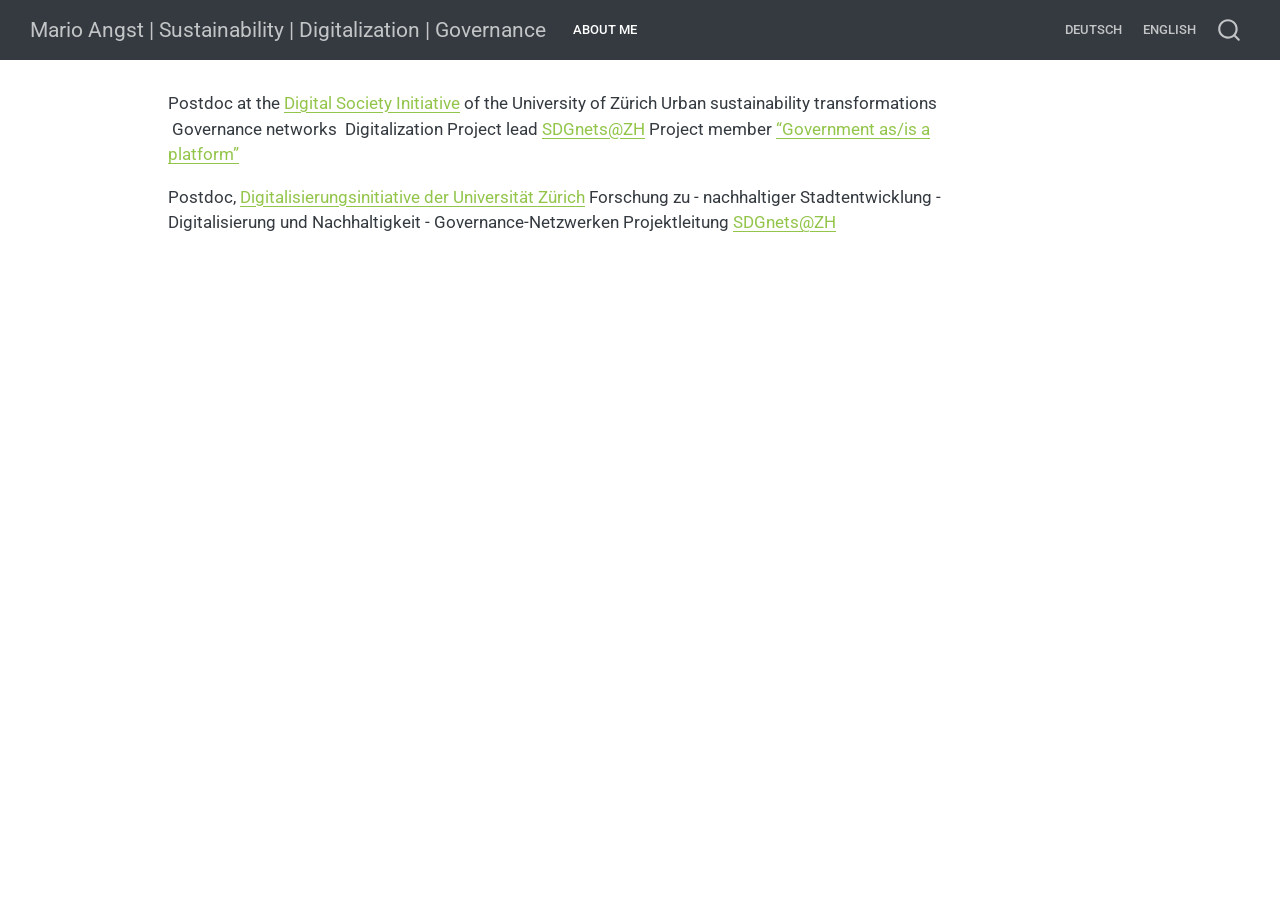
<file: _site/en/index.html>
<!DOCTYPE html>
<html xmlns="http://www.w3.org/1999/xhtml" lang="en" xml:lang="en"><head>

<meta charset="utf-8">
<meta name="generator" content="quarto-1.5.57">

<meta name="viewport" content="width=device-width, initial-scale=1.0, user-scalable=yes">


<title>Mario Angst | Sustainability | Digitalization | Governance</title>
<style>
code{white-space: pre-wrap;}
span.smallcaps{font-variant: small-caps;}
div.columns{display: flex; gap: min(4vw, 1.5em);}
div.column{flex: auto; overflow-x: auto;}
div.hanging-indent{margin-left: 1.5em; text-indent: -1.5em;}
ul.task-list{list-style: none;}
ul.task-list li input[type="checkbox"] {
  width: 0.8em;
  margin: 0 0.8em 0.2em -1em; /* quarto-specific, see https://github.com/quarto-dev/quarto-cli/issues/4556 */ 
  vertical-align: middle;
}
</style>


<script src="site_libs/quarto-nav/quarto-nav.js"></script>
<script src="site_libs/quarto-nav/headroom.min.js"></script>
<script src="site_libs/clipboard/clipboard.min.js"></script>
<script src="site_libs/quarto-search/autocomplete.umd.js"></script>
<script src="site_libs/quarto-search/fuse.min.js"></script>
<script src="site_libs/quarto-search/quarto-search.js"></script>
<meta name="quarto:offset" content="./">
<script src="site_libs/quarto-html/quarto.js"></script>
<script src="site_libs/quarto-html/popper.min.js"></script>
<script src="site_libs/quarto-html/tippy.umd.min.js"></script>
<script src="site_libs/quarto-html/anchor.min.js"></script>
<link href="site_libs/quarto-html/tippy.css" rel="stylesheet">
<link href="site_libs/quarto-html/quarto-syntax-highlighting.css" rel="stylesheet" id="quarto-text-highlighting-styles">
<script src="site_libs/bootstrap/bootstrap.min.js"></script>
<link href="site_libs/bootstrap/bootstrap-icons.css" rel="stylesheet">
<link href="site_libs/bootstrap/bootstrap.min.css" rel="stylesheet" id="quarto-bootstrap" data-mode="light">
<script id="quarto-search-options" type="application/json">{
  "location": "navbar",
  "copy-button": false,
  "collapse-after": 3,
  "panel-placement": "end",
  "type": "overlay",
  "limit": 50,
  "keyboard-shortcut": [
    "f",
    "/",
    "s"
  ],
  "show-item-context": false,
  "language": {
    "search-no-results-text": "No results",
    "search-matching-documents-text": "matching documents",
    "search-copy-link-title": "Copy link to search",
    "search-hide-matches-text": "Hide additional matches",
    "search-more-match-text": "more match in this document",
    "search-more-matches-text": "more matches in this document",
    "search-clear-button-title": "Clear",
    "search-text-placeholder": "",
    "search-detached-cancel-button-title": "Cancel",
    "search-submit-button-title": "Submit",
    "search-label": "Search"
  }
}</script>


</head>

<body class="nav-fixed">

<div id="quarto-search-results"></div>
  <header id="quarto-header" class="headroom fixed-top">
    <nav class="navbar navbar-expand-lg " data-bs-theme="dark">
      <div class="navbar-container container-fluid">
      <div class="navbar-brand-container mx-auto">
    <a class="navbar-brand" href="./index.html">
    <span class="navbar-title">Mario Angst | Sustainability | Digitalization | Governance</span>
    </a>
  </div>
            <div id="quarto-search" class="" title="Search"></div>
          <button class="navbar-toggler" type="button" data-bs-toggle="collapse" data-bs-target="#navbarCollapse" aria-controls="navbarCollapse" role="menu" aria-expanded="false" aria-label="Toggle navigation" onclick="if (window.quartoToggleHeadroom) { window.quartoToggleHeadroom(); }">
  <span class="navbar-toggler-icon"></span>
</button>
          <div class="collapse navbar-collapse" id="navbarCollapse">
            <ul class="navbar-nav navbar-nav-scroll me-auto">
  <li class="nav-item">
    <a class="nav-link active" href="./index.html" aria-current="page"> 
<span class="menu-text">About me</span></a>
  </li>  
</ul>
            <ul class="navbar-nav navbar-nav-scroll ms-auto">
  <li class="nav-item">
    <a class="nav-link" href="./../de"> 
<span class="menu-text">Deutsch</span></a>
  </li>  
  <li class="nav-item">
    <a class="nav-link" href="./../en"> 
<span class="menu-text">English</span></a>
  </li>  
</ul>
          </div> <!-- /navcollapse -->
            <div class="quarto-navbar-tools">
</div>
      </div> <!-- /container-fluid -->
    </nav>
</header>
<!-- content -->
<div id="quarto-content" class="quarto-container page-columns page-rows-contents page-layout-article page-navbar">
<!-- sidebar -->
<!-- margin-sidebar -->
    <div id="quarto-margin-sidebar" class="sidebar margin-sidebar zindex-bottom">
        
    </div>
<!-- main -->
<main class="content" id="quarto-document-content">




<div data-when-profile="english">
<p>Postdoc at the <a href="https://www.dsi.uzh.ch/de.html">Digital Society Initiative</a> of the University of Zürich Urban sustainability transformations &nbsp;Governance networks &nbsp;Digitalization Project lead <a href="https://www.sdgnets.ch/">SDGnets@ZH</a> Project member <a href="https://dizh.ch/en/2022/06/07/government-as-is-a-platform-2/">“Government as/is a platform”</a></p>
</div>
<div data-when-profile="german">
<p>Postdoc, <a href="https://www.dsi.uzh.ch/de.html">Digitalisierungsinitiative der Universität Zürich</a> Forschung zu - nachhaltiger Stadtentwicklung - Digitalisierung und Nachhaltigkeit - Governance-Netzwerken Projektleitung <a href="https://www.sdgnets.ch/">SDGnets@ZH</a></p>
</div>



</main> <!-- /main -->
<script id="quarto-html-after-body" type="application/javascript">
window.document.addEventListener("DOMContentLoaded", function (event) {
  const toggleBodyColorMode = (bsSheetEl) => {
    const mode = bsSheetEl.getAttribute("data-mode");
    const bodyEl = window.document.querySelector("body");
    if (mode === "dark") {
      bodyEl.classList.add("quarto-dark");
      bodyEl.classList.remove("quarto-light");
    } else {
      bodyEl.classList.add("quarto-light");
      bodyEl.classList.remove("quarto-dark");
    }
  }
  const toggleBodyColorPrimary = () => {
    const bsSheetEl = window.document.querySelector("link#quarto-bootstrap");
    if (bsSheetEl) {
      toggleBodyColorMode(bsSheetEl);
    }
  }
  toggleBodyColorPrimary();  
  const icon = "";
  const anchorJS = new window.AnchorJS();
  anchorJS.options = {
    placement: 'right',
    icon: icon
  };
  anchorJS.add('.anchored');
  const isCodeAnnotation = (el) => {
    for (const clz of el.classList) {
      if (clz.startsWith('code-annotation-')) {                     
        return true;
      }
    }
    return false;
  }
  const onCopySuccess = function(e) {
    // button target
    const button = e.trigger;
    // don't keep focus
    button.blur();
    // flash "checked"
    button.classList.add('code-copy-button-checked');
    var currentTitle = button.getAttribute("title");
    button.setAttribute("title", "Copied!");
    let tooltip;
    if (window.bootstrap) {
      button.setAttribute("data-bs-toggle", "tooltip");
      button.setAttribute("data-bs-placement", "left");
      button.setAttribute("data-bs-title", "Copied!");
      tooltip = new bootstrap.Tooltip(button, 
        { trigger: "manual", 
          customClass: "code-copy-button-tooltip",
          offset: [0, -8]});
      tooltip.show();    
    }
    setTimeout(function() {
      if (tooltip) {
        tooltip.hide();
        button.removeAttribute("data-bs-title");
        button.removeAttribute("data-bs-toggle");
        button.removeAttribute("data-bs-placement");
      }
      button.setAttribute("title", currentTitle);
      button.classList.remove('code-copy-button-checked');
    }, 1000);
    // clear code selection
    e.clearSelection();
  }
  const getTextToCopy = function(trigger) {
      const codeEl = trigger.previousElementSibling.cloneNode(true);
      for (const childEl of codeEl.children) {
        if (isCodeAnnotation(childEl)) {
          childEl.remove();
        }
      }
      return codeEl.innerText;
  }
  const clipboard = new window.ClipboardJS('.code-copy-button:not([data-in-quarto-modal])', {
    text: getTextToCopy
  });
  clipboard.on('success', onCopySuccess);
  if (window.document.getElementById('quarto-embedded-source-code-modal')) {
    // For code content inside modals, clipBoardJS needs to be initialized with a container option
    // TODO: Check when it could be a function (https://github.com/zenorocha/clipboard.js/issues/860)
    const clipboardModal = new window.ClipboardJS('.code-copy-button[data-in-quarto-modal]', {
      text: getTextToCopy,
      container: window.document.getElementById('quarto-embedded-source-code-modal')
    });
    clipboardModal.on('success', onCopySuccess);
  }
    var localhostRegex = new RegExp(/^(?:http|https):\/\/localhost\:?[0-9]*\//);
    var mailtoRegex = new RegExp(/^mailto:/);
      var filterRegex = new RegExp('/' + window.location.host + '/');
    var isInternal = (href) => {
        return filterRegex.test(href) || localhostRegex.test(href) || mailtoRegex.test(href);
    }
    // Inspect non-navigation links and adorn them if external
 	var links = window.document.querySelectorAll('a[href]:not(.nav-link):not(.navbar-brand):not(.toc-action):not(.sidebar-link):not(.sidebar-item-toggle):not(.pagination-link):not(.no-external):not([aria-hidden]):not(.dropdown-item):not(.quarto-navigation-tool):not(.about-link)');
    for (var i=0; i<links.length; i++) {
      const link = links[i];
      if (!isInternal(link.href)) {
        // undo the damage that might have been done by quarto-nav.js in the case of
        // links that we want to consider external
        if (link.dataset.originalHref !== undefined) {
          link.href = link.dataset.originalHref;
        }
      }
    }
  function tippyHover(el, contentFn, onTriggerFn, onUntriggerFn) {
    const config = {
      allowHTML: true,
      maxWidth: 500,
      delay: 100,
      arrow: false,
      appendTo: function(el) {
          return el.parentElement;
      },
      interactive: true,
      interactiveBorder: 10,
      theme: 'quarto',
      placement: 'bottom-start',
    };
    if (contentFn) {
      config.content = contentFn;
    }
    if (onTriggerFn) {
      config.onTrigger = onTriggerFn;
    }
    if (onUntriggerFn) {
      config.onUntrigger = onUntriggerFn;
    }
    window.tippy(el, config); 
  }
  const noterefs = window.document.querySelectorAll('a[role="doc-noteref"]');
  for (var i=0; i<noterefs.length; i++) {
    const ref = noterefs[i];
    tippyHover(ref, function() {
      // use id or data attribute instead here
      let href = ref.getAttribute('data-footnote-href') || ref.getAttribute('href');
      try { href = new URL(href).hash; } catch {}
      const id = href.replace(/^#\/?/, "");
      const note = window.document.getElementById(id);
      if (note) {
        return note.innerHTML;
      } else {
        return "";
      }
    });
  }
  const xrefs = window.document.querySelectorAll('a.quarto-xref');
  const processXRef = (id, note) => {
    // Strip column container classes
    const stripColumnClz = (el) => {
      el.classList.remove("page-full", "page-columns");
      if (el.children) {
        for (const child of el.children) {
          stripColumnClz(child);
        }
      }
    }
    stripColumnClz(note)
    if (id === null || id.startsWith('sec-')) {
      // Special case sections, only their first couple elements
      const container = document.createElement("div");
      if (note.children && note.children.length > 2) {
        container.appendChild(note.children[0].cloneNode(true));
        for (let i = 1; i < note.children.length; i++) {
          const child = note.children[i];
          if (child.tagName === "P" && child.innerText === "") {
            continue;
          } else {
            container.appendChild(child.cloneNode(true));
            break;
          }
        }
        if (window.Quarto?.typesetMath) {
          window.Quarto.typesetMath(container);
        }
        return container.innerHTML
      } else {
        if (window.Quarto?.typesetMath) {
          window.Quarto.typesetMath(note);
        }
        return note.innerHTML;
      }
    } else {
      // Remove any anchor links if they are present
      const anchorLink = note.querySelector('a.anchorjs-link');
      if (anchorLink) {
        anchorLink.remove();
      }
      if (window.Quarto?.typesetMath) {
        window.Quarto.typesetMath(note);
      }
      // TODO in 1.5, we should make sure this works without a callout special case
      if (note.classList.contains("callout")) {
        return note.outerHTML;
      } else {
        return note.innerHTML;
      }
    }
  }
  for (var i=0; i<xrefs.length; i++) {
    const xref = xrefs[i];
    tippyHover(xref, undefined, function(instance) {
      instance.disable();
      let url = xref.getAttribute('href');
      let hash = undefined; 
      if (url.startsWith('#')) {
        hash = url;
      } else {
        try { hash = new URL(url).hash; } catch {}
      }
      if (hash) {
        const id = hash.replace(/^#\/?/, "");
        const note = window.document.getElementById(id);
        if (note !== null) {
          try {
            const html = processXRef(id, note.cloneNode(true));
            instance.setContent(html);
          } finally {
            instance.enable();
            instance.show();
          }
        } else {
          // See if we can fetch this
          fetch(url.split('#')[0])
          .then(res => res.text())
          .then(html => {
            const parser = new DOMParser();
            const htmlDoc = parser.parseFromString(html, "text/html");
            const note = htmlDoc.getElementById(id);
            if (note !== null) {
              const html = processXRef(id, note);
              instance.setContent(html);
            } 
          }).finally(() => {
            instance.enable();
            instance.show();
          });
        }
      } else {
        // See if we can fetch a full url (with no hash to target)
        // This is a special case and we should probably do some content thinning / targeting
        fetch(url)
        .then(res => res.text())
        .then(html => {
          const parser = new DOMParser();
          const htmlDoc = parser.parseFromString(html, "text/html");
          const note = htmlDoc.querySelector('main.content');
          if (note !== null) {
            // This should only happen for chapter cross references
            // (since there is no id in the URL)
            // remove the first header
            if (note.children.length > 0 && note.children[0].tagName === "HEADER") {
              note.children[0].remove();
            }
            const html = processXRef(null, note);
            instance.setContent(html);
          } 
        }).finally(() => {
          instance.enable();
          instance.show();
        });
      }
    }, function(instance) {
    });
  }
      let selectedAnnoteEl;
      const selectorForAnnotation = ( cell, annotation) => {
        let cellAttr = 'data-code-cell="' + cell + '"';
        let lineAttr = 'data-code-annotation="' +  annotation + '"';
        const selector = 'span[' + cellAttr + '][' + lineAttr + ']';
        return selector;
      }
      const selectCodeLines = (annoteEl) => {
        const doc = window.document;
        const targetCell = annoteEl.getAttribute("data-target-cell");
        const targetAnnotation = annoteEl.getAttribute("data-target-annotation");
        const annoteSpan = window.document.querySelector(selectorForAnnotation(targetCell, targetAnnotation));
        const lines = annoteSpan.getAttribute("data-code-lines").split(",");
        const lineIds = lines.map((line) => {
          return targetCell + "-" + line;
        })
        let top = null;
        let height = null;
        let parent = null;
        if (lineIds.length > 0) {
            //compute the position of the single el (top and bottom and make a div)
            const el = window.document.getElementById(lineIds[0]);
            top = el.offsetTop;
            height = el.offsetHeight;
            parent = el.parentElement.parentElement;
          if (lineIds.length > 1) {
            const lastEl = window.document.getElementById(lineIds[lineIds.length - 1]);
            const bottom = lastEl.offsetTop + lastEl.offsetHeight;
            height = bottom - top;
          }
          if (top !== null && height !== null && parent !== null) {
            // cook up a div (if necessary) and position it 
            let div = window.document.getElementById("code-annotation-line-highlight");
            if (div === null) {
              div = window.document.createElement("div");
              div.setAttribute("id", "code-annotation-line-highlight");
              div.style.position = 'absolute';
              parent.appendChild(div);
            }
            div.style.top = top - 2 + "px";
            div.style.height = height + 4 + "px";
            div.style.left = 0;
            let gutterDiv = window.document.getElementById("code-annotation-line-highlight-gutter");
            if (gutterDiv === null) {
              gutterDiv = window.document.createElement("div");
              gutterDiv.setAttribute("id", "code-annotation-line-highlight-gutter");
              gutterDiv.style.position = 'absolute';
              const codeCell = window.document.getElementById(targetCell);
              const gutter = codeCell.querySelector('.code-annotation-gutter');
              gutter.appendChild(gutterDiv);
            }
            gutterDiv.style.top = top - 2 + "px";
            gutterDiv.style.height = height + 4 + "px";
          }
          selectedAnnoteEl = annoteEl;
        }
      };
      const unselectCodeLines = () => {
        const elementsIds = ["code-annotation-line-highlight", "code-annotation-line-highlight-gutter"];
        elementsIds.forEach((elId) => {
          const div = window.document.getElementById(elId);
          if (div) {
            div.remove();
          }
        });
        selectedAnnoteEl = undefined;
      };
        // Handle positioning of the toggle
    window.addEventListener(
      "resize",
      throttle(() => {
        elRect = undefined;
        if (selectedAnnoteEl) {
          selectCodeLines(selectedAnnoteEl);
        }
      }, 10)
    );
    function throttle(fn, ms) {
    let throttle = false;
    let timer;
      return (...args) => {
        if(!throttle) { // first call gets through
            fn.apply(this, args);
            throttle = true;
        } else { // all the others get throttled
            if(timer) clearTimeout(timer); // cancel #2
            timer = setTimeout(() => {
              fn.apply(this, args);
              timer = throttle = false;
            }, ms);
        }
      };
    }
      // Attach click handler to the DT
      const annoteDls = window.document.querySelectorAll('dt[data-target-cell]');
      for (const annoteDlNode of annoteDls) {
        annoteDlNode.addEventListener('click', (event) => {
          const clickedEl = event.target;
          if (clickedEl !== selectedAnnoteEl) {
            unselectCodeLines();
            const activeEl = window.document.querySelector('dt[data-target-cell].code-annotation-active');
            if (activeEl) {
              activeEl.classList.remove('code-annotation-active');
            }
            selectCodeLines(clickedEl);
            clickedEl.classList.add('code-annotation-active');
          } else {
            // Unselect the line
            unselectCodeLines();
            clickedEl.classList.remove('code-annotation-active');
          }
        });
      }
  const findCites = (el) => {
    const parentEl = el.parentElement;
    if (parentEl) {
      const cites = parentEl.dataset.cites;
      if (cites) {
        return {
          el,
          cites: cites.split(' ')
        };
      } else {
        return findCites(el.parentElement)
      }
    } else {
      return undefined;
    }
  };
  var bibliorefs = window.document.querySelectorAll('a[role="doc-biblioref"]');
  for (var i=0; i<bibliorefs.length; i++) {
    const ref = bibliorefs[i];
    const citeInfo = findCites(ref);
    if (citeInfo) {
      tippyHover(citeInfo.el, function() {
        var popup = window.document.createElement('div');
        citeInfo.cites.forEach(function(cite) {
          var citeDiv = window.document.createElement('div');
          citeDiv.classList.add('hanging-indent');
          citeDiv.classList.add('csl-entry');
          var biblioDiv = window.document.getElementById('ref-' + cite);
          if (biblioDiv) {
            citeDiv.innerHTML = biblioDiv.innerHTML;
          }
          popup.appendChild(citeDiv);
        });
        return popup.innerHTML;
      });
    }
  }
});
</script>
</div> <!-- /content -->




</body></html>
</file>
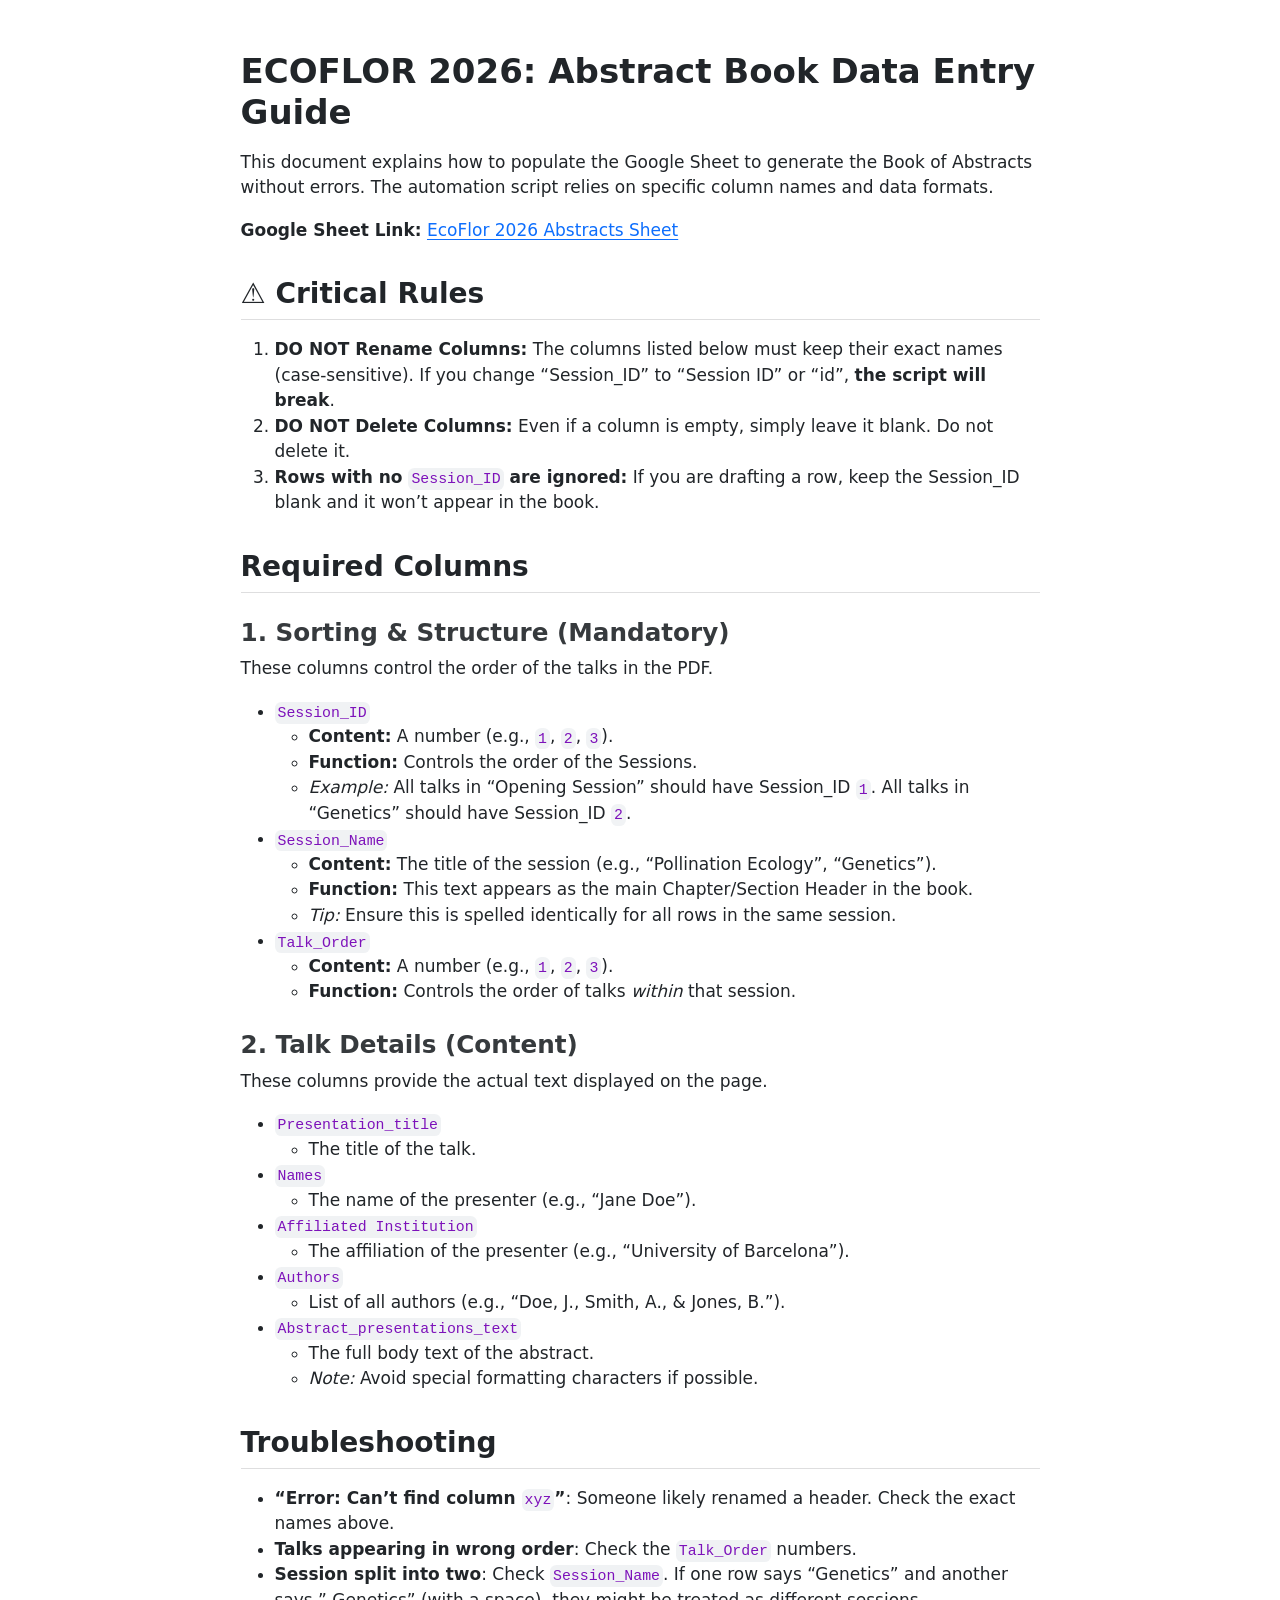
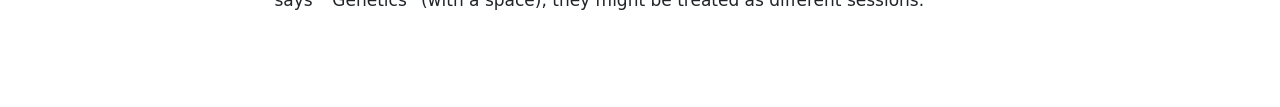
<file: DATA_ENTRY_GUIDE.html>
<!DOCTYPE html>
<html xmlns="http://www.w3.org/1999/xhtml" lang="en" xml:lang="en"><head>

<meta charset="utf-8">
<meta name="generator" content="quarto-1.8.25">

<meta name="viewport" content="width=device-width, initial-scale=1.0, user-scalable=yes">


<title>data_entry_guide</title>
<style>
code{white-space: pre-wrap;}
span.smallcaps{font-variant: small-caps;}
div.columns{display: flex; gap: min(4vw, 1.5em);}
div.column{flex: auto; overflow-x: auto;}
div.hanging-indent{margin-left: 1.5em; text-indent: -1.5em;}
ul.task-list{list-style: none;}
ul.task-list li input[type="checkbox"] {
  width: 0.8em;
  margin: 0 0.8em 0.2em -1em; /* quarto-specific, see https://github.com/quarto-dev/quarto-cli/issues/4556 */ 
  vertical-align: middle;
}
</style>


<script src="DATA_ENTRY_GUIDE_files/libs/clipboard/clipboard.min.js"></script>
<script src="DATA_ENTRY_GUIDE_files/libs/quarto-html/quarto.js" type="module"></script>
<script src="DATA_ENTRY_GUIDE_files/libs/quarto-html/tabsets/tabsets.js" type="module"></script>
<script src="DATA_ENTRY_GUIDE_files/libs/quarto-html/axe/axe-check.js" type="module"></script>
<script src="DATA_ENTRY_GUIDE_files/libs/quarto-html/popper.min.js"></script>
<script src="DATA_ENTRY_GUIDE_files/libs/quarto-html/tippy.umd.min.js"></script>
<script src="DATA_ENTRY_GUIDE_files/libs/quarto-html/anchor.min.js"></script>
<link href="DATA_ENTRY_GUIDE_files/libs/quarto-html/tippy.css" rel="stylesheet">
<link href="DATA_ENTRY_GUIDE_files/libs/quarto-html/quarto-syntax-highlighting-7b89279ff1a6dce999919e0e67d4d9ec.css" rel="stylesheet" id="quarto-text-highlighting-styles">
<script src="DATA_ENTRY_GUIDE_files/libs/bootstrap/bootstrap.min.js"></script>
<link href="DATA_ENTRY_GUIDE_files/libs/bootstrap/bootstrap-icons.css" rel="stylesheet">
<link href="DATA_ENTRY_GUIDE_files/libs/bootstrap/bootstrap-22b0d821c27ea41f22c0c69c3aea3214.min.css" rel="stylesheet" append-hash="true" id="quarto-bootstrap" data-mode="light">


</head>

<body class="fullcontent quarto-light">

<div id="quarto-content" class="page-columns page-rows-contents page-layout-article">

<main class="content" id="quarto-document-content">




<section id="ecoflor-2026-abstract-book-data-entry-guide" class="level1">
<h1>ECOFLOR 2026: Abstract Book Data Entry Guide</h1>
<p>This document explains how to populate the Google Sheet to generate the Book of Abstracts without errors. The automation script relies on specific column names and data formats.</p>
<p><strong>Google Sheet Link:</strong> <a href="https://docs.google.com/spreadsheets/d/1zsfhYz32GoeKz8qzaHgDKsc-InRxitIsdnc9JWG-4OU/edit?usp=sharing">EcoFlor 2026 Abstracts Sheet</a></p>
<section id="critical-rules" class="level2">
<h2 class="anchored" data-anchor-id="critical-rules">⚠️ Critical Rules</h2>
<ol type="1">
<li><strong>DO NOT Rename Columns:</strong> The columns listed below must keep their exact names (case-sensitive). If you change “Session_ID” to “Session ID” or “id”, <strong>the script will break</strong>.</li>
<li><strong>DO NOT Delete Columns:</strong> Even if a column is empty, simply leave it blank. Do not delete it.</li>
<li><strong>Rows with no <code>Session_ID</code> are ignored:</strong> If you are drafting a row, keep the Session_ID blank and it won’t appear in the book.</li>
</ol>
</section>
<section id="required-columns" class="level2">
<h2 class="anchored" data-anchor-id="required-columns">Required Columns</h2>
<section id="sorting-structure-mandatory" class="level3">
<h3 class="anchored" data-anchor-id="sorting-structure-mandatory">1. Sorting &amp; Structure (Mandatory)</h3>
<p>These columns control the order of the talks in the PDF.</p>
<ul>
<li><strong><code>Session_ID</code></strong>
<ul>
<li><strong>Content:</strong> A number (e.g., <code>1</code>, <code>2</code>, <code>3</code>).</li>
<li><strong>Function:</strong> Controls the order of the Sessions.</li>
<li><em>Example:</em> All talks in “Opening Session” should have Session_ID <code>1</code>. All talks in “Genetics” should have Session_ID <code>2</code>.</li>
</ul></li>
<li><strong><code>Session_Name</code></strong>
<ul>
<li><strong>Content:</strong> The title of the session (e.g., “Pollination Ecology”, “Genetics”).</li>
<li><strong>Function:</strong> This text appears as the main Chapter/Section Header in the book.</li>
<li><em>Tip:</em> Ensure this is spelled identically for all rows in the same session.</li>
</ul></li>
<li><strong><code>Talk_Order</code></strong>
<ul>
<li><strong>Content:</strong> A number (e.g., <code>1</code>, <code>2</code>, <code>3</code>).</li>
<li><strong>Function:</strong> Controls the order of talks <em>within</em> that session.</li>
</ul></li>
</ul>
</section>
<section id="talk-details-content" class="level3">
<h3 class="anchored" data-anchor-id="talk-details-content">2. Talk Details (Content)</h3>
<p>These columns provide the actual text displayed on the page.</p>
<ul>
<li><strong><code>Presentation_title</code></strong>
<ul>
<li>The title of the talk.</li>
</ul></li>
<li><strong><code>Names</code></strong>
<ul>
<li>The name of the presenter (e.g., “Jane Doe”).</li>
</ul></li>
<li><strong><code>Affiliated Institution</code></strong>
<ul>
<li>The affiliation of the presenter (e.g., “University of Barcelona”).</li>
</ul></li>
<li><strong><code>Authors</code></strong>
<ul>
<li>List of all authors (e.g., “Doe, J., Smith, A., &amp; Jones, B.”).</li>
</ul></li>
<li><strong><code>Abstract_presentations_text</code></strong>
<ul>
<li>The full body text of the abstract.</li>
<li><em>Note:</em> Avoid special formatting characters if possible.</li>
</ul></li>
</ul>
</section>
</section>
<section id="troubleshooting" class="level2">
<h2 class="anchored" data-anchor-id="troubleshooting">Troubleshooting</h2>
<ul>
<li><strong>“Error: Can’t find column <code>xyz</code>”</strong>: Someone likely renamed a header. Check the exact names above.</li>
<li><strong>Talks appearing in wrong order</strong>: Check the <code>Talk_Order</code> numbers.</li>
<li><strong>Session split into two</strong>: Check <code>Session_Name</code>. If one row says “Genetics” and another says ” Genetics” (with a space), they might be treated as different sessions.</li>
</ul>
</section>
</section>

</main>
<!-- /main column -->
<script id="quarto-html-after-body" type="application/javascript">
  window.document.addEventListener("DOMContentLoaded", function (event) {
    const icon = "";
    const anchorJS = new window.AnchorJS();
    anchorJS.options = {
      placement: 'right',
      icon: icon
    };
    anchorJS.add('.anchored');
    const isCodeAnnotation = (el) => {
      for (const clz of el.classList) {
        if (clz.startsWith('code-annotation-')) {                     
          return true;
        }
      }
      return false;
    }
    const onCopySuccess = function(e) {
      // button target
      const button = e.trigger;
      // don't keep focus
      button.blur();
      // flash "checked"
      button.classList.add('code-copy-button-checked');
      var currentTitle = button.getAttribute("title");
      button.setAttribute("title", "Copied!");
      let tooltip;
      if (window.bootstrap) {
        button.setAttribute("data-bs-toggle", "tooltip");
        button.setAttribute("data-bs-placement", "left");
        button.setAttribute("data-bs-title", "Copied!");
        tooltip = new bootstrap.Tooltip(button, 
          { trigger: "manual", 
            customClass: "code-copy-button-tooltip",
            offset: [0, -8]});
        tooltip.show();    
      }
      setTimeout(function() {
        if (tooltip) {
          tooltip.hide();
          button.removeAttribute("data-bs-title");
          button.removeAttribute("data-bs-toggle");
          button.removeAttribute("data-bs-placement");
        }
        button.setAttribute("title", currentTitle);
        button.classList.remove('code-copy-button-checked');
      }, 1000);
      // clear code selection
      e.clearSelection();
    }
    const getTextToCopy = function(trigger) {
      const outerScaffold = trigger.parentElement.cloneNode(true);
      const codeEl = outerScaffold.querySelector('code');
      for (const childEl of codeEl.children) {
        if (isCodeAnnotation(childEl)) {
          childEl.remove();
        }
      }
      return codeEl.innerText;
    }
    const clipboard = new window.ClipboardJS('.code-copy-button:not([data-in-quarto-modal])', {
      text: getTextToCopy
    });
    clipboard.on('success', onCopySuccess);
    if (window.document.getElementById('quarto-embedded-source-code-modal')) {
      const clipboardModal = new window.ClipboardJS('.code-copy-button[data-in-quarto-modal]', {
        text: getTextToCopy,
        container: window.document.getElementById('quarto-embedded-source-code-modal')
      });
      clipboardModal.on('success', onCopySuccess);
    }
      var localhostRegex = new RegExp(/^(?:http|https):\/\/localhost\:?[0-9]*\//);
      var mailtoRegex = new RegExp(/^mailto:/);
        var filterRegex = new RegExp('/' + window.location.host + '/');
      var isInternal = (href) => {
          return filterRegex.test(href) || localhostRegex.test(href) || mailtoRegex.test(href);
      }
      // Inspect non-navigation links and adorn them if external
     var links = window.document.querySelectorAll('a[href]:not(.nav-link):not(.navbar-brand):not(.toc-action):not(.sidebar-link):not(.sidebar-item-toggle):not(.pagination-link):not(.no-external):not([aria-hidden]):not(.dropdown-item):not(.quarto-navigation-tool):not(.about-link)');
      for (var i=0; i<links.length; i++) {
        const link = links[i];
        if (!isInternal(link.href)) {
          // undo the damage that might have been done by quarto-nav.js in the case of
          // links that we want to consider external
          if (link.dataset.originalHref !== undefined) {
            link.href = link.dataset.originalHref;
          }
        }
      }
    function tippyHover(el, contentFn, onTriggerFn, onUntriggerFn) {
      const config = {
        allowHTML: true,
        maxWidth: 500,
        delay: 100,
        arrow: false,
        appendTo: function(el) {
            return el.parentElement;
        },
        interactive: true,
        interactiveBorder: 10,
        theme: 'quarto',
        placement: 'bottom-start',
      };
      if (contentFn) {
        config.content = contentFn;
      }
      if (onTriggerFn) {
        config.onTrigger = onTriggerFn;
      }
      if (onUntriggerFn) {
        config.onUntrigger = onUntriggerFn;
      }
      window.tippy(el, config); 
    }
    const noterefs = window.document.querySelectorAll('a[role="doc-noteref"]');
    for (var i=0; i<noterefs.length; i++) {
      const ref = noterefs[i];
      tippyHover(ref, function() {
        // use id or data attribute instead here
        let href = ref.getAttribute('data-footnote-href') || ref.getAttribute('href');
        try { href = new URL(href).hash; } catch {}
        const id = href.replace(/^#\/?/, "");
        const note = window.document.getElementById(id);
        if (note) {
          return note.innerHTML;
        } else {
          return "";
        }
      });
    }
    const xrefs = window.document.querySelectorAll('a.quarto-xref');
    const processXRef = (id, note) => {
      // Strip column container classes
      const stripColumnClz = (el) => {
        el.classList.remove("page-full", "page-columns");
        if (el.children) {
          for (const child of el.children) {
            stripColumnClz(child);
          }
        }
      }
      stripColumnClz(note)
      if (id === null || id.startsWith('sec-')) {
        // Special case sections, only their first couple elements
        const container = document.createElement("div");
        if (note.children && note.children.length > 2) {
          container.appendChild(note.children[0].cloneNode(true));
          for (let i = 1; i < note.children.length; i++) {
            const child = note.children[i];
            if (child.tagName === "P" && child.innerText === "") {
              continue;
            } else {
              container.appendChild(child.cloneNode(true));
              break;
            }
          }
          if (window.Quarto?.typesetMath) {
            window.Quarto.typesetMath(container);
          }
          return container.innerHTML
        } else {
          if (window.Quarto?.typesetMath) {
            window.Quarto.typesetMath(note);
          }
          return note.innerHTML;
        }
      } else {
        // Remove any anchor links if they are present
        const anchorLink = note.querySelector('a.anchorjs-link');
        if (anchorLink) {
          anchorLink.remove();
        }
        if (window.Quarto?.typesetMath) {
          window.Quarto.typesetMath(note);
        }
        if (note.classList.contains("callout")) {
          return note.outerHTML;
        } else {
          return note.innerHTML;
        }
      }
    }
    for (var i=0; i<xrefs.length; i++) {
      const xref = xrefs[i];
      tippyHover(xref, undefined, function(instance) {
        instance.disable();
        let url = xref.getAttribute('href');
        let hash = undefined; 
        if (url.startsWith('#')) {
          hash = url;
        } else {
          try { hash = new URL(url).hash; } catch {}
        }
        if (hash) {
          const id = hash.replace(/^#\/?/, "");
          const note = window.document.getElementById(id);
          if (note !== null) {
            try {
              const html = processXRef(id, note.cloneNode(true));
              instance.setContent(html);
            } finally {
              instance.enable();
              instance.show();
            }
          } else {
            // See if we can fetch this
            fetch(url.split('#')[0])
            .then(res => res.text())
            .then(html => {
              const parser = new DOMParser();
              const htmlDoc = parser.parseFromString(html, "text/html");
              const note = htmlDoc.getElementById(id);
              if (note !== null) {
                const html = processXRef(id, note);
                instance.setContent(html);
              } 
            }).finally(() => {
              instance.enable();
              instance.show();
            });
          }
        } else {
          // See if we can fetch a full url (with no hash to target)
          // This is a special case and we should probably do some content thinning / targeting
          fetch(url)
          .then(res => res.text())
          .then(html => {
            const parser = new DOMParser();
            const htmlDoc = parser.parseFromString(html, "text/html");
            const note = htmlDoc.querySelector('main.content');
            if (note !== null) {
              // This should only happen for chapter cross references
              // (since there is no id in the URL)
              // remove the first header
              if (note.children.length > 0 && note.children[0].tagName === "HEADER") {
                note.children[0].remove();
              }
              const html = processXRef(null, note);
              instance.setContent(html);
            } 
          }).finally(() => {
            instance.enable();
            instance.show();
          });
        }
      }, function(instance) {
      });
    }
        let selectedAnnoteEl;
        const selectorForAnnotation = ( cell, annotation) => {
          let cellAttr = 'data-code-cell="' + cell + '"';
          let lineAttr = 'data-code-annotation="' +  annotation + '"';
          const selector = 'span[' + cellAttr + '][' + lineAttr + ']';
          return selector;
        }
        const selectCodeLines = (annoteEl) => {
          const doc = window.document;
          const targetCell = annoteEl.getAttribute("data-target-cell");
          const targetAnnotation = annoteEl.getAttribute("data-target-annotation");
          const annoteSpan = window.document.querySelector(selectorForAnnotation(targetCell, targetAnnotation));
          const lines = annoteSpan.getAttribute("data-code-lines").split(",");
          const lineIds = lines.map((line) => {
            return targetCell + "-" + line;
          })
          let top = null;
          let height = null;
          let parent = null;
          if (lineIds.length > 0) {
              //compute the position of the single el (top and bottom and make a div)
              const el = window.document.getElementById(lineIds[0]);
              top = el.offsetTop;
              height = el.offsetHeight;
              parent = el.parentElement.parentElement;
            if (lineIds.length > 1) {
              const lastEl = window.document.getElementById(lineIds[lineIds.length - 1]);
              const bottom = lastEl.offsetTop + lastEl.offsetHeight;
              height = bottom - top;
            }
            if (top !== null && height !== null && parent !== null) {
              // cook up a div (if necessary) and position it 
              let div = window.document.getElementById("code-annotation-line-highlight");
              if (div === null) {
                div = window.document.createElement("div");
                div.setAttribute("id", "code-annotation-line-highlight");
                div.style.position = 'absolute';
                parent.appendChild(div);
              }
              div.style.top = top - 2 + "px";
              div.style.height = height + 4 + "px";
              div.style.left = 0;
              let gutterDiv = window.document.getElementById("code-annotation-line-highlight-gutter");
              if (gutterDiv === null) {
                gutterDiv = window.document.createElement("div");
                gutterDiv.setAttribute("id", "code-annotation-line-highlight-gutter");
                gutterDiv.style.position = 'absolute';
                const codeCell = window.document.getElementById(targetCell);
                const gutter = codeCell.querySelector('.code-annotation-gutter');
                gutter.appendChild(gutterDiv);
              }
              gutterDiv.style.top = top - 2 + "px";
              gutterDiv.style.height = height + 4 + "px";
            }
            selectedAnnoteEl = annoteEl;
          }
        };
        const unselectCodeLines = () => {
          const elementsIds = ["code-annotation-line-highlight", "code-annotation-line-highlight-gutter"];
          elementsIds.forEach((elId) => {
            const div = window.document.getElementById(elId);
            if (div) {
              div.remove();
            }
          });
          selectedAnnoteEl = undefined;
        };
          // Handle positioning of the toggle
      window.addEventListener(
        "resize",
        throttle(() => {
          elRect = undefined;
          if (selectedAnnoteEl) {
            selectCodeLines(selectedAnnoteEl);
          }
        }, 10)
      );
      function throttle(fn, ms) {
      let throttle = false;
      let timer;
        return (...args) => {
          if(!throttle) { // first call gets through
              fn.apply(this, args);
              throttle = true;
          } else { // all the others get throttled
              if(timer) clearTimeout(timer); // cancel #2
              timer = setTimeout(() => {
                fn.apply(this, args);
                timer = throttle = false;
              }, ms);
          }
        };
      }
        // Attach click handler to the DT
        const annoteDls = window.document.querySelectorAll('dt[data-target-cell]');
        for (const annoteDlNode of annoteDls) {
          annoteDlNode.addEventListener('click', (event) => {
            const clickedEl = event.target;
            if (clickedEl !== selectedAnnoteEl) {
              unselectCodeLines();
              const activeEl = window.document.querySelector('dt[data-target-cell].code-annotation-active');
              if (activeEl) {
                activeEl.classList.remove('code-annotation-active');
              }
              selectCodeLines(clickedEl);
              clickedEl.classList.add('code-annotation-active');
            } else {
              // Unselect the line
              unselectCodeLines();
              clickedEl.classList.remove('code-annotation-active');
            }
          });
        }
    const findCites = (el) => {
      const parentEl = el.parentElement;
      if (parentEl) {
        const cites = parentEl.dataset.cites;
        if (cites) {
          return {
            el,
            cites: cites.split(' ')
          };
        } else {
          return findCites(el.parentElement)
        }
      } else {
        return undefined;
      }
    };
    var bibliorefs = window.document.querySelectorAll('a[role="doc-biblioref"]');
    for (var i=0; i<bibliorefs.length; i++) {
      const ref = bibliorefs[i];
      const citeInfo = findCites(ref);
      if (citeInfo) {
        tippyHover(citeInfo.el, function() {
          var popup = window.document.createElement('div');
          citeInfo.cites.forEach(function(cite) {
            var citeDiv = window.document.createElement('div');
            citeDiv.classList.add('hanging-indent');
            citeDiv.classList.add('csl-entry');
            var biblioDiv = window.document.getElementById('ref-' + cite);
            if (biblioDiv) {
              citeDiv.innerHTML = biblioDiv.innerHTML;
            }
            popup.appendChild(citeDiv);
          });
          return popup.innerHTML;
        });
      }
    }
  });
  </script>
</div> <!-- /content -->




</body></html>
</file>
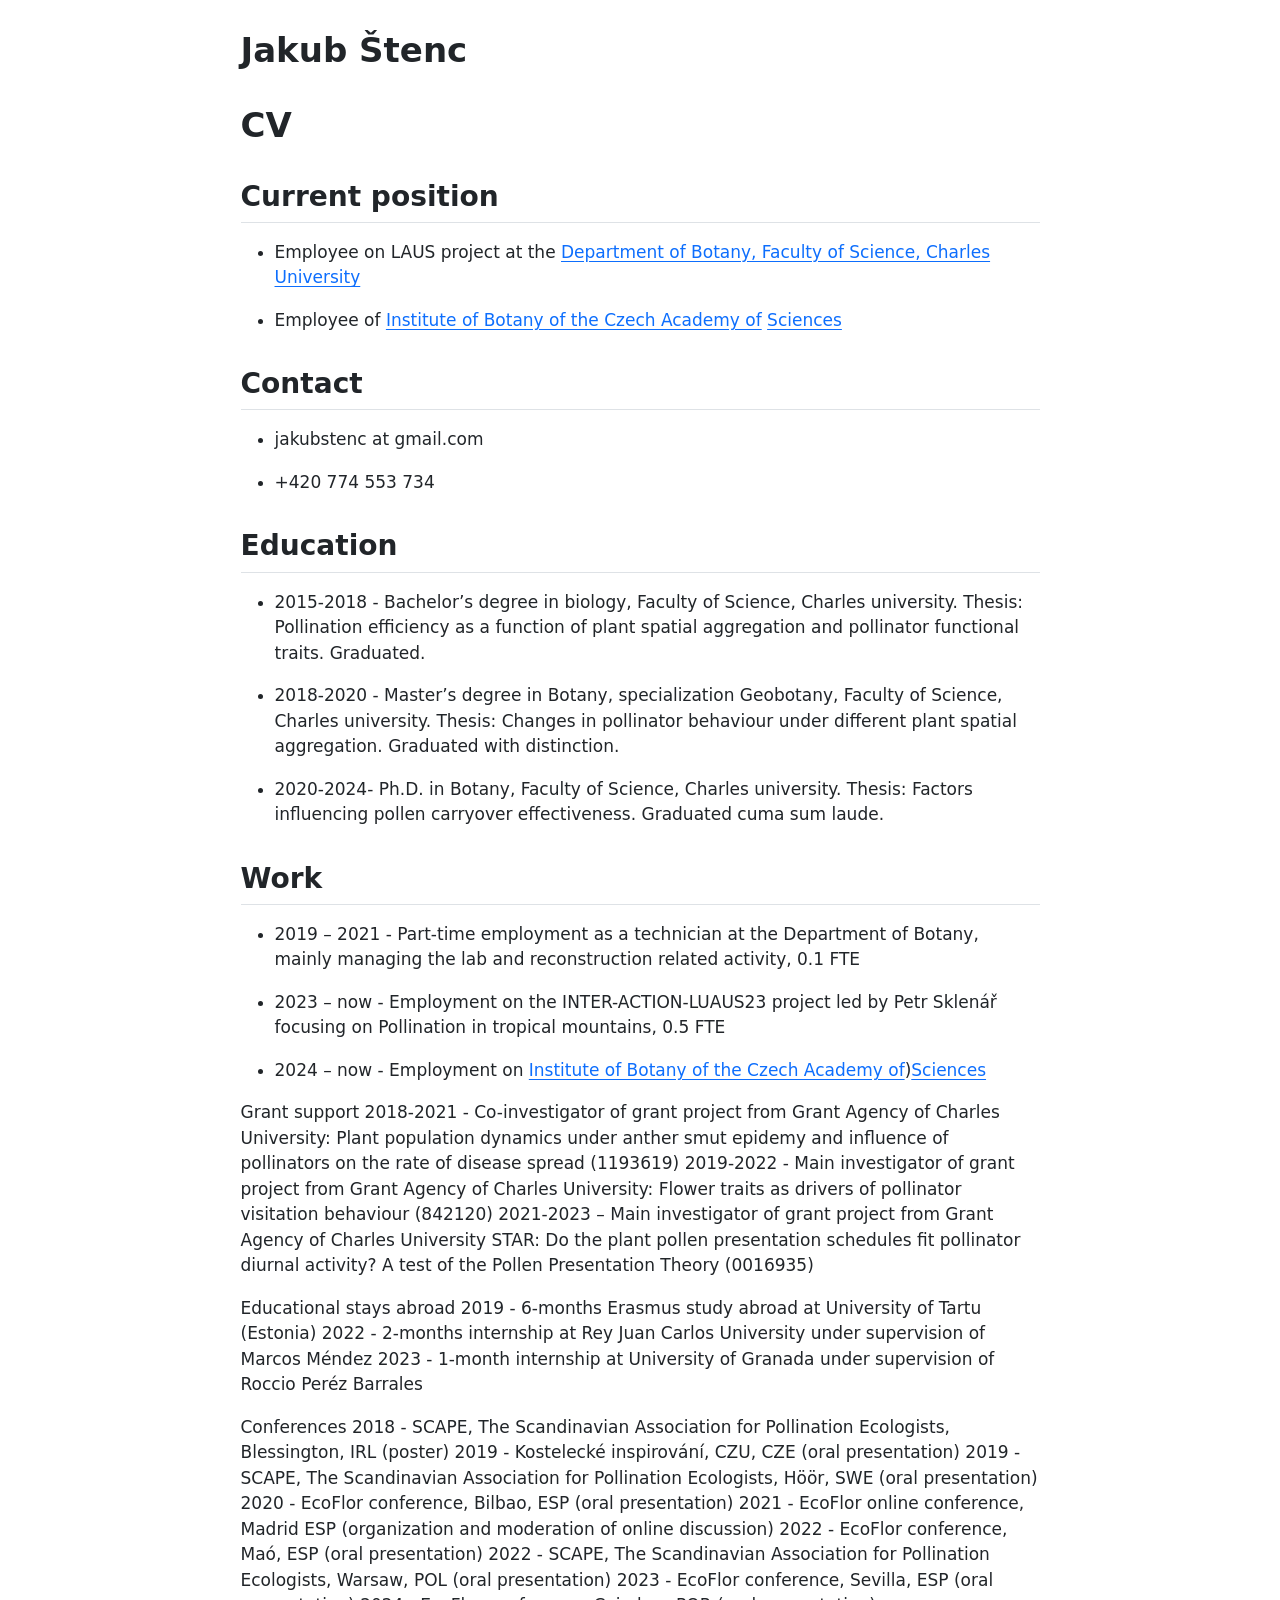
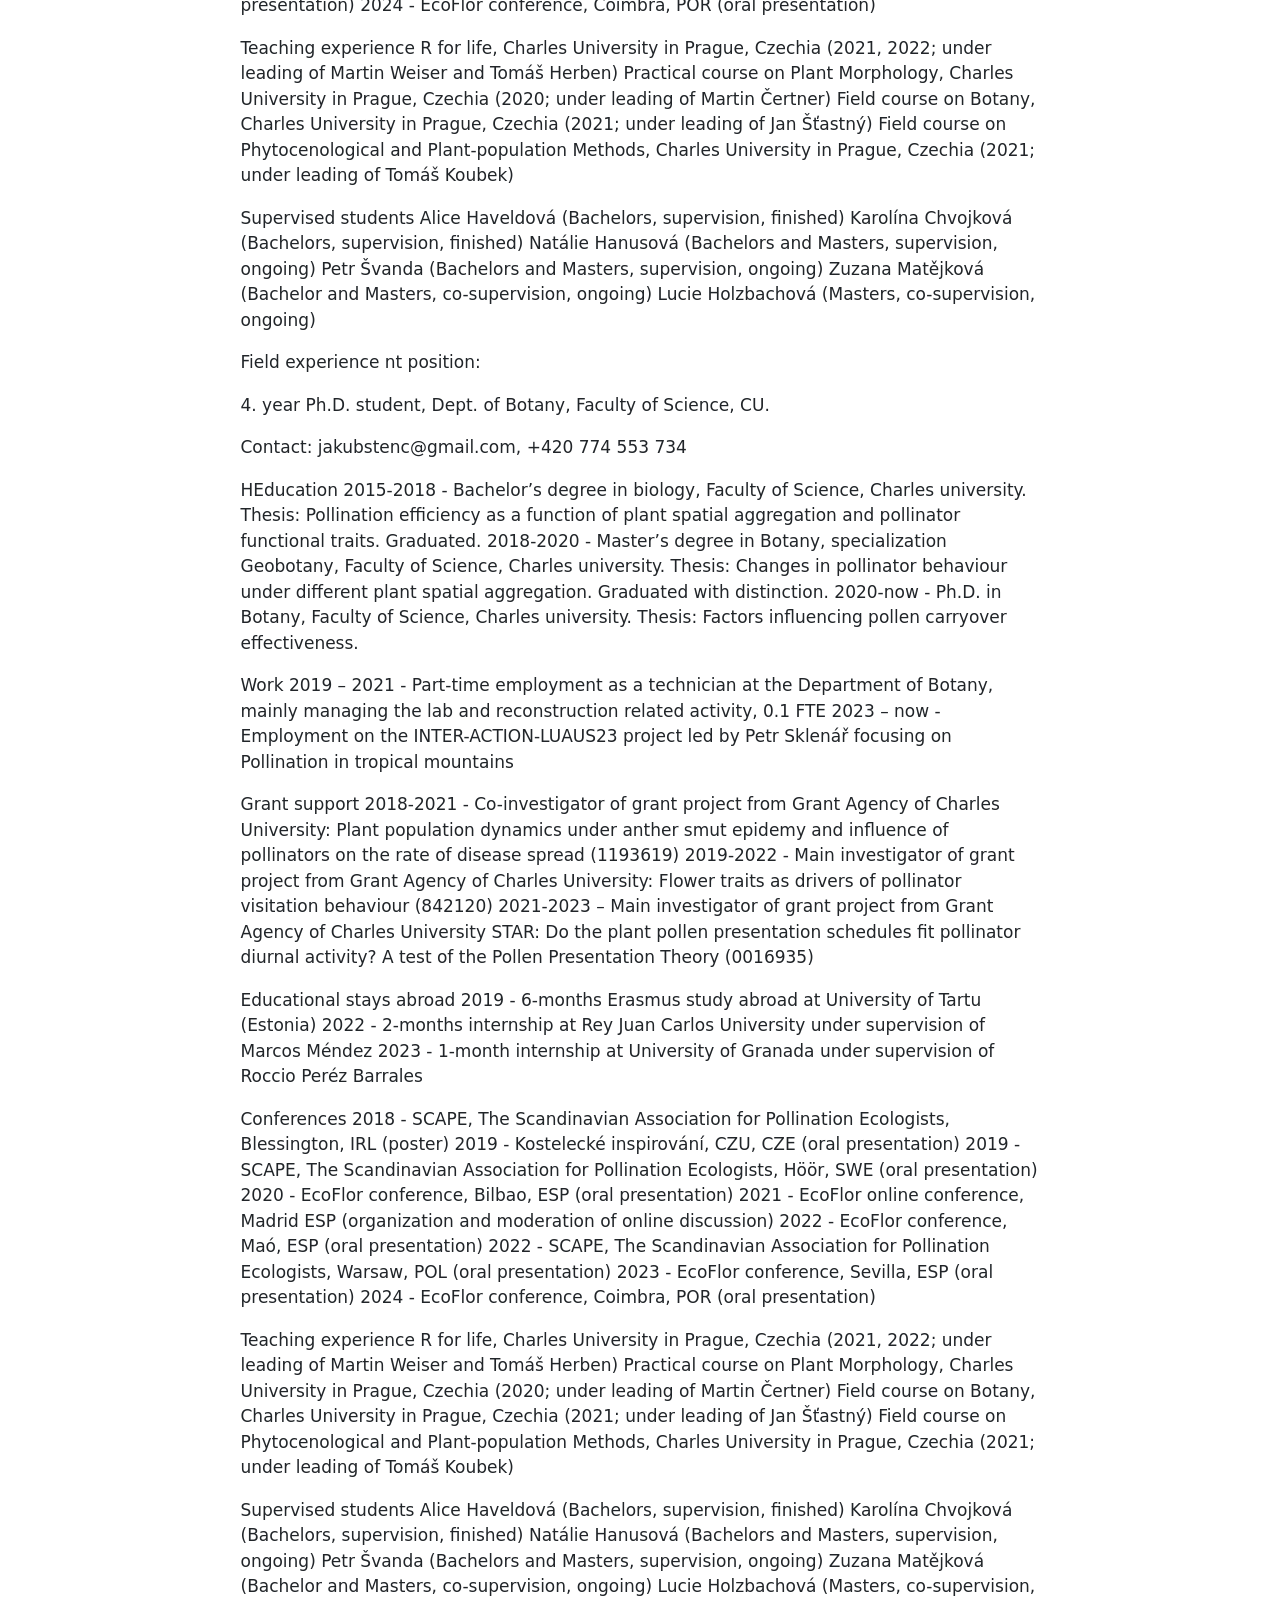
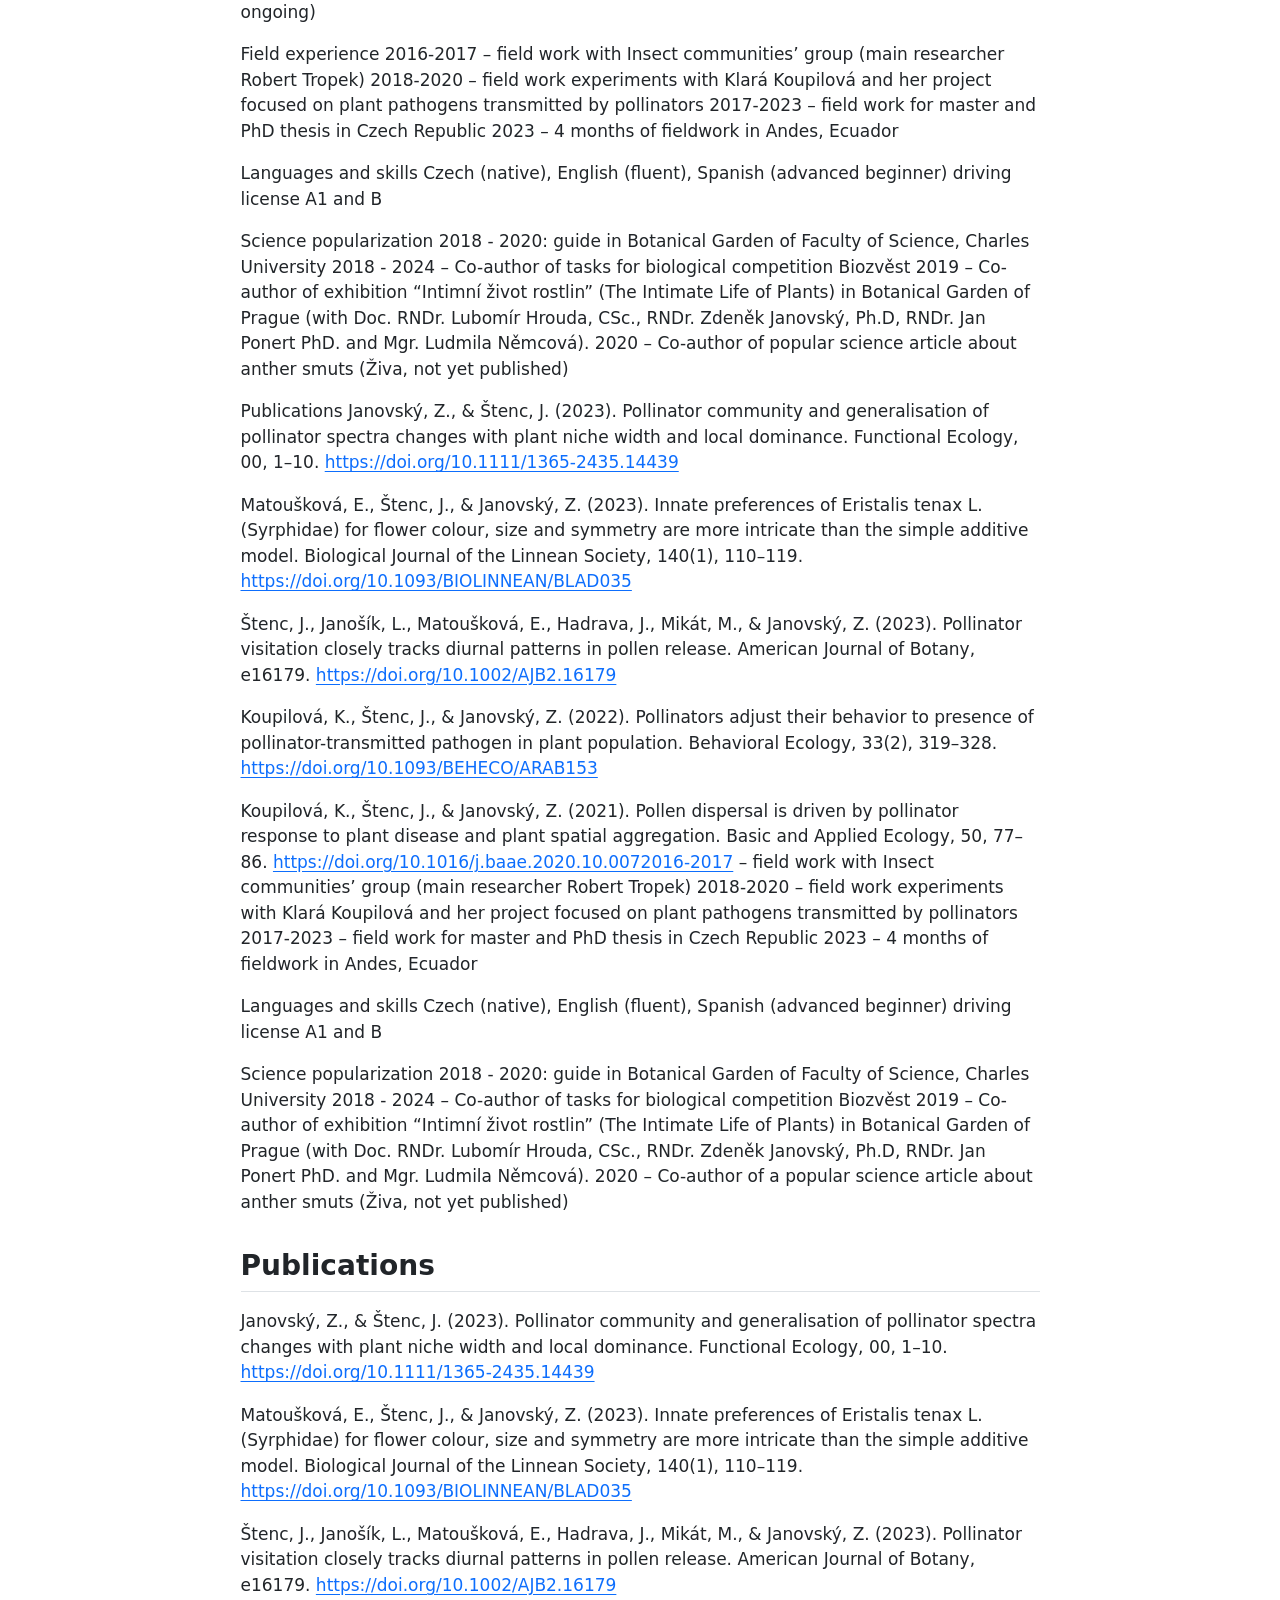
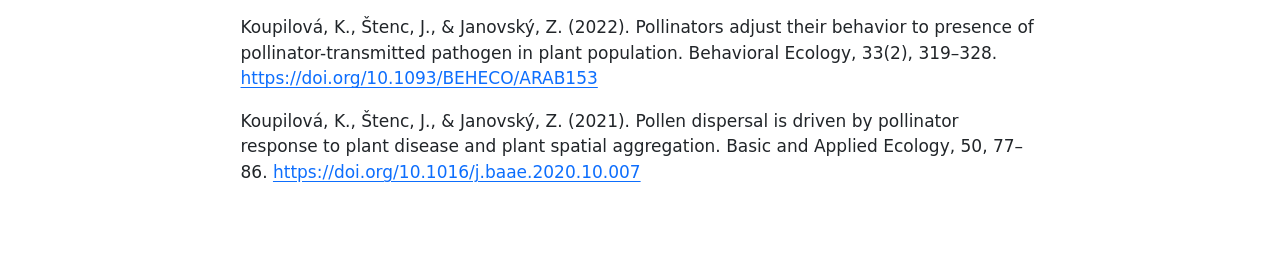
<file: _site/CV_en.html>
<!DOCTYPE html>
<html xmlns="http://www.w3.org/1999/xhtml" lang="en" xml:lang="en"><head>

<meta charset="utf-8">
<meta name="generator" content="quarto-1.5.57">

<meta name="viewport" content="width=device-width, initial-scale=1.0, user-scalable=yes">


<title>Jakub Štenc</title>
<style>
code{white-space: pre-wrap;}
span.smallcaps{font-variant: small-caps;}
div.columns{display: flex; gap: min(4vw, 1.5em);}
div.column{flex: auto; overflow-x: auto;}
div.hanging-indent{margin-left: 1.5em; text-indent: -1.5em;}
ul.task-list{list-style: none;}
ul.task-list li input[type="checkbox"] {
  width: 0.8em;
  margin: 0 0.8em 0.2em -1em; /* quarto-specific, see https://github.com/quarto-dev/quarto-cli/issues/4556 */ 
  vertical-align: middle;
}
</style>


<script src="site_libs/quarto-nav/quarto-nav.js"></script>
<script src="site_libs/clipboard/clipboard.min.js"></script>
<script src="site_libs/quarto-search/autocomplete.umd.js"></script>
<script src="site_libs/quarto-search/fuse.min.js"></script>
<script src="site_libs/quarto-search/quarto-search.js"></script>
<meta name="quarto:offset" content="./">
<script src="site_libs/quarto-html/quarto.js"></script>
<script src="site_libs/quarto-html/popper.min.js"></script>
<script src="site_libs/quarto-html/tippy.umd.min.js"></script>
<script src="site_libs/quarto-html/anchor.min.js"></script>
<link href="site_libs/quarto-html/tippy.css" rel="stylesheet">
<link href="site_libs/quarto-html/quarto-syntax-highlighting.css" rel="stylesheet" id="quarto-text-highlighting-styles">
<script src="site_libs/bootstrap/bootstrap.min.js"></script>
<link href="site_libs/bootstrap/bootstrap-icons.css" rel="stylesheet">
<link href="site_libs/bootstrap/bootstrap.min.css" rel="stylesheet" id="quarto-bootstrap" data-mode="light">
<script id="quarto-search-options" type="application/json">{
  "location": "sidebar",
  "copy-button": false,
  "collapse-after": 3,
  "panel-placement": "start",
  "type": "textbox",
  "limit": 50,
  "keyboard-shortcut": [
    "f",
    "/",
    "s"
  ],
  "show-item-context": false,
  "language": {
    "search-no-results-text": "No results",
    "search-matching-documents-text": "matching documents",
    "search-copy-link-title": "Copy link to search",
    "search-hide-matches-text": "Hide additional matches",
    "search-more-match-text": "more match in this document",
    "search-more-matches-text": "more matches in this document",
    "search-clear-button-title": "Clear",
    "search-text-placeholder": "",
    "search-detached-cancel-button-title": "Cancel",
    "search-submit-button-title": "Submit",
    "search-label": "Search"
  }
}</script>


</head>

<body class="fullcontent">

<div id="quarto-search-results"></div>
<!-- content -->
<div id="quarto-content" class="quarto-container page-columns page-rows-contents page-layout-article">
<!-- sidebar -->
<!-- margin-sidebar -->
    
<!-- main -->
<main class="content" id="quarto-document-content">

<header id="title-block-header" class="quarto-title-block default">
<div class="quarto-title">
<h1 class="title">Jakub Štenc</h1>
</div>



<div class="quarto-title-meta">

    
  
    
  </div>
  


</header>


<section id="cv" class="level1">
<h1>CV</h1>
<section id="current-position" class="level2">
<h2 class="anchored" data-anchor-id="current-position">Current position</h2>
<ul>
<li><p>Employee on LAUS project at the <a href="https://natur.cuni.cz/en/biology/departments-and-work-places/department-of-botany">Department of Botany, Faculty of Science, Charles University</a></p></li>
<li><p>Employee of <a href="https://www.ibot.cas.cz/en/">Institute of Botany of the Czech Academy of</a> <a href="https://www.ibot.cas.cz/en/">Sciences</a></p></li>
</ul>
</section>
<section id="contact" class="level2">
<h2 class="anchored" data-anchor-id="contact">Contact</h2>
<ul>
<li><p>jakubstenc at gmail.com</p></li>
<li><p>+420 774 553 734</p></li>
</ul>
</section>
<section id="education" class="level2">
<h2 class="anchored" data-anchor-id="education">Education</h2>
<ul>
<li><p>2015-2018 - Bachelor’s degree in biology, Faculty of Science, Charles university. Thesis: Pollination efficiency as a function of plant spatial aggregation and pollinator functional traits. Graduated.</p></li>
<li><p>2018-2020 - Master’s degree in Botany, specialization Geobotany, Faculty of Science, Charles university. Thesis: Changes in pollinator behaviour under different plant spatial aggregation. Graduated with distinction.</p></li>
<li><p>2020-2024- Ph.D.&nbsp;in Botany, Faculty of Science, Charles university. Thesis: Factors influencing pollen carryover effectiveness. Graduated cuma sum laude.</p></li>
</ul>
</section>
<section id="work" class="level2">
<h2 class="anchored" data-anchor-id="work">Work</h2>
<ul>
<li><p>2019 – 2021 - Part-time employment as a technician at the Department of Botany, mainly managing the lab and reconstruction related activity, 0.1 FTE</p></li>
<li><p>2023 – now - Employment on the INTER-ACTION-LUAUS23 project led by Petr Sklenář focusing on Pollination in tropical mountains, 0.5 FTE</p></li>
<li><p>2024 – now - Employment on <a href="https://www.ibot.cas.cz/en/">Institute of Botany of the Czech Academy of</a>)<a href="https://www.ibot.cas.cz/en/">Sciences</a></p></li>
</ul>
<p>Grant support 2018-2021 - Co-investigator of grant project from Grant Agency of Charles University: Plant population dynamics under anther smut epidemy and influence of pollinators on the rate of disease spread (1193619) 2019-2022 - Main investigator of grant project from Grant Agency of Charles University: Flower traits as drivers of pollinator visitation behaviour (842120) 2021-2023 – Main investigator of grant project from Grant Agency of Charles University STAR: Do the plant pollen presentation schedules fit pollinator diurnal activity? A test of the Pollen Presentation Theory (0016935)</p>
<p>Educational stays abroad 2019 - 6-months Erasmus study abroad at University of Tartu (Estonia) 2022 - 2-months internship at Rey Juan Carlos University under supervision of Marcos Méndez 2023 - 1-month internship at University of Granada under supervision of Roccio Peréz Barrales</p>
<p>Conferences 2018 - SCAPE, The Scandinavian Association for Pollination Ecologists, Blessington, IRL (poster) 2019 - Kostelecké inspirování, CZU, CZE (oral presentation) 2019 - SCAPE, The Scandinavian Association for Pollination Ecologists, Höör, SWE (oral presentation) 2020 - EcoFlor conference, Bilbao, ESP (oral presentation) 2021 - EcoFlor online conference, Madrid ESP (organization and moderation of online discussion) 2022 - EcoFlor conference, Maó, ESP (oral presentation) 2022 - SCAPE, The Scandinavian Association for Pollination Ecologists, Warsaw, POL (oral presentation) 2023 - EcoFlor conference, Sevilla, ESP (oral presentation) 2024 - EcoFlor conference, Coimbra, POR (oral presentation)</p>
<p>Teaching experience R for life, Charles University in Prague, Czechia (2021, 2022; under leading of Martin Weiser and Tomáš Herben) Practical course on Plant Morphology, Charles University in Prague, Czechia (2020; under leading of Martin Čertner) Field course on Botany, Charles University in Prague, Czechia (2021; under leading of Jan Šťastný) Field course on Phytocenological and Plant-population Methods, Charles University in Prague, Czechia (2021; under leading of Tomáš Koubek)</p>
<p>Supervised students Alice Haveldová (Bachelors, supervision, finished) Karolína Chvojková (Bachelors, supervision, finished) Natálie Hanusová (Bachelors and Masters, supervision, ongoing) Petr Švanda (Bachelors and Masters, supervision, ongoing) Zuzana Matějková (Bachelor and Masters, co-supervision, ongoing) Lucie Holzbachová (Masters, co-supervision, ongoing)</p>
<p>Field experience nt position:</p>
<p>4. year Ph.D.&nbsp;student, Dept. of Botany, Faculty of Science, CU.</p>
<p>Contact: jakubstenc@gmail.com, +420 774 553 734</p>
<p>HEducation 2015-2018 - Bachelor’s degree in biology, Faculty of Science, Charles university. Thesis: Pollination efficiency as a function of plant spatial aggregation and pollinator functional traits. Graduated. 2018-2020 - Master’s degree in Botany, specialization Geobotany, Faculty of Science, Charles university. Thesis: Changes in pollinator behaviour under different plant spatial aggregation. Graduated with distinction. 2020-now - Ph.D.&nbsp;in Botany, Faculty of Science, Charles university. Thesis: Factors influencing pollen carryover effectiveness.</p>
<p>Work 2019 – 2021 - Part-time employment as a technician at the Department of Botany, mainly managing the lab and reconstruction related activity, 0.1 FTE 2023 – now - Employment on the INTER-ACTION-LUAUS23 project led by Petr Sklenář focusing on Pollination in tropical mountains</p>
<p>Grant support 2018-2021 - Co-investigator of grant project from Grant Agency of Charles University: Plant population dynamics under anther smut epidemy and influence of pollinators on the rate of disease spread (1193619) 2019-2022 - Main investigator of grant project from Grant Agency of Charles University: Flower traits as drivers of pollinator visitation behaviour (842120) 2021-2023 – Main investigator of grant project from Grant Agency of Charles University STAR: Do the plant pollen presentation schedules fit pollinator diurnal activity? A test of the Pollen Presentation Theory (0016935)</p>
<p>Educational stays abroad 2019 - 6-months Erasmus study abroad at University of Tartu (Estonia) 2022 - 2-months internship at Rey Juan Carlos University under supervision of Marcos Méndez 2023 - 1-month internship at University of Granada under supervision of Roccio Peréz Barrales</p>
<p>Conferences 2018 - SCAPE, The Scandinavian Association for Pollination Ecologists, Blessington, IRL (poster) 2019 - Kostelecké inspirování, CZU, CZE (oral presentation) 2019 - SCAPE, The Scandinavian Association for Pollination Ecologists, Höör, SWE (oral presentation) 2020 - EcoFlor conference, Bilbao, ESP (oral presentation) 2021 - EcoFlor online conference, Madrid ESP (organization and moderation of online discussion) 2022 - EcoFlor conference, Maó, ESP (oral presentation) 2022 - SCAPE, The Scandinavian Association for Pollination Ecologists, Warsaw, POL (oral presentation) 2023 - EcoFlor conference, Sevilla, ESP (oral presentation) 2024 - EcoFlor conference, Coimbra, POR (oral presentation)</p>
<p>Teaching experience R for life, Charles University in Prague, Czechia (2021, 2022; under leading of Martin Weiser and Tomáš Herben) Practical course on Plant Morphology, Charles University in Prague, Czechia (2020; under leading of Martin Čertner) Field course on Botany, Charles University in Prague, Czechia (2021; under leading of Jan Šťastný) Field course on Phytocenological and Plant-population Methods, Charles University in Prague, Czechia (2021; under leading of Tomáš Koubek)</p>
<p>Supervised students Alice Haveldová (Bachelors, supervision, finished) Karolína Chvojková (Bachelors, supervision, finished) Natálie Hanusová (Bachelors and Masters, supervision, ongoing) Petr Švanda (Bachelors and Masters, supervision, ongoing) Zuzana Matějková (Bachelor and Masters, co-supervision, ongoing) Lucie Holzbachová (Masters, co-supervision, ongoing)</p>
<p>Field experience 2016-2017 – field work with Insect communities’ group (main researcher Robert Tropek) 2018-2020 – field work experiments with Klará Koupilová and her project focused on plant pathogens transmitted by pollinators 2017-2023 – field work for master and PhD thesis in Czech Republic 2023 – 4 months of fieldwork in Andes, Ecuador</p>
<p>Languages and skills Czech (native), English (fluent), Spanish (advanced beginner) driving license A1 and B</p>
<p>Science popularization 2018 - 2020: guide in Botanical Garden of Faculty of Science, Charles University 2018 - 2024 – Co-author of tasks for biological competition Biozvěst 2019 – Co-author of exhibition “Intimní život rostlin” (The Intimate Life of Plants) in Botanical Garden of Prague (with Doc. RNDr. Lubomír Hrouda, CSc., RNDr. Zdeněk Janovský, Ph.D, RNDr. Jan Ponert PhD. and Mgr. Ludmila Němcová). 2020 – Co-author of popular science article about anther smuts (Živa, not yet published)</p>
<p>Publications Janovský, Z., &amp; Štenc, J. (2023). Pollinator community and generalisation of pollinator spectra changes with plant niche width and local dominance. Functional Ecology, 00, 1–10. <a href="https://doi.org/10.1111/1365-2435.14439" class="uri">https://doi.org/10.1111/1365-2435.14439</a></p>
<p>Matoušková, E., Štenc, J., &amp; Janovský, Z. (2023). Innate preferences of Eristalis tenax L. (Syrphidae) for flower colour, size and symmetry are more intricate than the simple additive model. Biological Journal of the Linnean Society, 140(1), 110–119. <a href="https://doi.org/10.1093/BIOLINNEAN/BLAD035" class="uri">https://doi.org/10.1093/BIOLINNEAN/BLAD035</a></p>
<p>Štenc, J., Janošík, L., Matoušková, E., Hadrava, J., Mikát, M., &amp; Janovský, Z. (2023). Pollinator visitation closely tracks diurnal patterns in pollen release. American Journal of Botany, e16179. <a href="https://doi.org/10.1002/AJB2.16179" class="uri">https://doi.org/10.1002/AJB2.16179</a></p>
<p>Koupilová, K., Štenc, J., &amp; Janovský, Z. (2022). Pollinators adjust their behavior to presence of pollinator-transmitted pathogen in plant population. Behavioral Ecology, 33(2), 319–328. <a href="https://doi.org/10.1093/BEHECO/ARAB153" class="uri">https://doi.org/10.1093/BEHECO/ARAB153</a></p>
<p>Koupilová, K., Štenc, J., &amp; Janovský, Z. (2021). Pollen dispersal is driven by pollinator response to plant disease and plant spatial aggregation. Basic and Applied Ecology, 50, 77–86. <a href="https://doi.org/10.1016/j.baae.2020.10.0072016-2017" class="uri">https://doi.org/10.1016/j.baae.2020.10.0072016-2017</a> – field work with Insect communities’ group (main researcher Robert Tropek) 2018-2020 – field work experiments with Klará Koupilová and her project focused on plant pathogens transmitted by pollinators 2017-2023 – field work for master and PhD thesis in Czech Republic 2023 – 4 months of fieldwork in Andes, Ecuador</p>
<p>Languages and skills Czech (native), English (fluent), Spanish (advanced beginner) driving license A1 and B</p>
<p>Science popularization 2018 - 2020: guide in Botanical Garden of Faculty of Science, Charles University 2018 - 2024 – Co-author of tasks for biological competition Biozvěst 2019 – Co-author of exhibition “Intimní život rostlin” (The Intimate Life of Plants) in Botanical Garden of Prague (with Doc. RNDr. Lubomír Hrouda, CSc., RNDr. Zdeněk Janovský, Ph.D, RNDr. Jan Ponert PhD. and Mgr. Ludmila Němcová). 2020 – Co-author of a popular science article about anther smuts (Živa, not yet published)</p>
</section>
<section id="publications" class="level2">
<h2 class="anchored" data-anchor-id="publications">Publications</h2>
<p>Janovský, Z., &amp; Štenc, J. (2023). Pollinator community and generalisation of pollinator spectra changes with plant niche width and local dominance. Functional Ecology, 00, 1–10. <a href="https://doi.org/10.1111/1365-2435.14439" class="uri">https://doi.org/10.1111/1365-2435.14439</a></p>
<p>Matoušková, E., Štenc, J., &amp; Janovský, Z. (2023). Innate preferences of Eristalis tenax L. (Syrphidae) for flower colour, size and symmetry are more intricate than the simple additive model. Biological Journal of the Linnean Society, 140(1), 110–119. <a href="https://doi.org/10.1093/BIOLINNEAN/BLAD035" class="uri">https://doi.org/10.1093/BIOLINNEAN/BLAD035</a></p>
<p>Štenc, J., Janošík, L., Matoušková, E., Hadrava, J., Mikát, M., &amp; Janovský, Z. (2023). Pollinator visitation closely tracks diurnal patterns in pollen release. American Journal of Botany, e16179. <a href="https://doi.org/10.1002/AJB2.16179" class="uri">https://doi.org/10.1002/AJB2.16179</a></p>
<p>Koupilová, K., Štenc, J., &amp; Janovský, Z. (2022). Pollinators adjust their behavior to presence of pollinator-transmitted pathogen in plant population. Behavioral Ecology, 33(2), 319–328. <a href="https://doi.org/10.1093/BEHECO/ARAB153" class="uri">https://doi.org/10.1093/BEHECO/ARAB153</a></p>
<p>Koupilová, K., Štenc, J., &amp; Janovský, Z. (2021). Pollen dispersal is driven by pollinator response to plant disease and plant spatial aggregation. Basic and Applied Ecology, 50, 77–86. <a href="https://doi.org/10.1016/j.baae.2020.10.007" class="uri">https://doi.org/10.1016/j.baae.2020.10.007</a></p>


</section>
</section>

</main> <!-- /main -->
<script id="quarto-html-after-body" type="application/javascript">
window.document.addEventListener("DOMContentLoaded", function (event) {
  const toggleBodyColorMode = (bsSheetEl) => {
    const mode = bsSheetEl.getAttribute("data-mode");
    const bodyEl = window.document.querySelector("body");
    if (mode === "dark") {
      bodyEl.classList.add("quarto-dark");
      bodyEl.classList.remove("quarto-light");
    } else {
      bodyEl.classList.add("quarto-light");
      bodyEl.classList.remove("quarto-dark");
    }
  }
  const toggleBodyColorPrimary = () => {
    const bsSheetEl = window.document.querySelector("link#quarto-bootstrap");
    if (bsSheetEl) {
      toggleBodyColorMode(bsSheetEl);
    }
  }
  toggleBodyColorPrimary();  
  const icon = "";
  const anchorJS = new window.AnchorJS();
  anchorJS.options = {
    placement: 'right',
    icon: icon
  };
  anchorJS.add('.anchored');
  const isCodeAnnotation = (el) => {
    for (const clz of el.classList) {
      if (clz.startsWith('code-annotation-')) {                     
        return true;
      }
    }
    return false;
  }
  const onCopySuccess = function(e) {
    // button target
    const button = e.trigger;
    // don't keep focus
    button.blur();
    // flash "checked"
    button.classList.add('code-copy-button-checked');
    var currentTitle = button.getAttribute("title");
    button.setAttribute("title", "Copied!");
    let tooltip;
    if (window.bootstrap) {
      button.setAttribute("data-bs-toggle", "tooltip");
      button.setAttribute("data-bs-placement", "left");
      button.setAttribute("data-bs-title", "Copied!");
      tooltip = new bootstrap.Tooltip(button, 
        { trigger: "manual", 
          customClass: "code-copy-button-tooltip",
          offset: [0, -8]});
      tooltip.show();    
    }
    setTimeout(function() {
      if (tooltip) {
        tooltip.hide();
        button.removeAttribute("data-bs-title");
        button.removeAttribute("data-bs-toggle");
        button.removeAttribute("data-bs-placement");
      }
      button.setAttribute("title", currentTitle);
      button.classList.remove('code-copy-button-checked');
    }, 1000);
    // clear code selection
    e.clearSelection();
  }
  const getTextToCopy = function(trigger) {
      const codeEl = trigger.previousElementSibling.cloneNode(true);
      for (const childEl of codeEl.children) {
        if (isCodeAnnotation(childEl)) {
          childEl.remove();
        }
      }
      return codeEl.innerText;
  }
  const clipboard = new window.ClipboardJS('.code-copy-button:not([data-in-quarto-modal])', {
    text: getTextToCopy
  });
  clipboard.on('success', onCopySuccess);
  if (window.document.getElementById('quarto-embedded-source-code-modal')) {
    // For code content inside modals, clipBoardJS needs to be initialized with a container option
    // TODO: Check when it could be a function (https://github.com/zenorocha/clipboard.js/issues/860)
    const clipboardModal = new window.ClipboardJS('.code-copy-button[data-in-quarto-modal]', {
      text: getTextToCopy,
      container: window.document.getElementById('quarto-embedded-source-code-modal')
    });
    clipboardModal.on('success', onCopySuccess);
  }
    var localhostRegex = new RegExp(/^(?:http|https):\/\/localhost\:?[0-9]*\//);
    var mailtoRegex = new RegExp(/^mailto:/);
      var filterRegex = new RegExp('/' + window.location.host + '/');
    var isInternal = (href) => {
        return filterRegex.test(href) || localhostRegex.test(href) || mailtoRegex.test(href);
    }
    // Inspect non-navigation links and adorn them if external
 	var links = window.document.querySelectorAll('a[href]:not(.nav-link):not(.navbar-brand):not(.toc-action):not(.sidebar-link):not(.sidebar-item-toggle):not(.pagination-link):not(.no-external):not([aria-hidden]):not(.dropdown-item):not(.quarto-navigation-tool):not(.about-link)');
    for (var i=0; i<links.length; i++) {
      const link = links[i];
      if (!isInternal(link.href)) {
        // undo the damage that might have been done by quarto-nav.js in the case of
        // links that we want to consider external
        if (link.dataset.originalHref !== undefined) {
          link.href = link.dataset.originalHref;
        }
      }
    }
  function tippyHover(el, contentFn, onTriggerFn, onUntriggerFn) {
    const config = {
      allowHTML: true,
      maxWidth: 500,
      delay: 100,
      arrow: false,
      appendTo: function(el) {
          return el.parentElement;
      },
      interactive: true,
      interactiveBorder: 10,
      theme: 'quarto',
      placement: 'bottom-start',
    };
    if (contentFn) {
      config.content = contentFn;
    }
    if (onTriggerFn) {
      config.onTrigger = onTriggerFn;
    }
    if (onUntriggerFn) {
      config.onUntrigger = onUntriggerFn;
    }
    window.tippy(el, config); 
  }
  const noterefs = window.document.querySelectorAll('a[role="doc-noteref"]');
  for (var i=0; i<noterefs.length; i++) {
    const ref = noterefs[i];
    tippyHover(ref, function() {
      // use id or data attribute instead here
      let href = ref.getAttribute('data-footnote-href') || ref.getAttribute('href');
      try { href = new URL(href).hash; } catch {}
      const id = href.replace(/^#\/?/, "");
      const note = window.document.getElementById(id);
      if (note) {
        return note.innerHTML;
      } else {
        return "";
      }
    });
  }
  const xrefs = window.document.querySelectorAll('a.quarto-xref');
  const processXRef = (id, note) => {
    // Strip column container classes
    const stripColumnClz = (el) => {
      el.classList.remove("page-full", "page-columns");
      if (el.children) {
        for (const child of el.children) {
          stripColumnClz(child);
        }
      }
    }
    stripColumnClz(note)
    if (id === null || id.startsWith('sec-')) {
      // Special case sections, only their first couple elements
      const container = document.createElement("div");
      if (note.children && note.children.length > 2) {
        container.appendChild(note.children[0].cloneNode(true));
        for (let i = 1; i < note.children.length; i++) {
          const child = note.children[i];
          if (child.tagName === "P" && child.innerText === "") {
            continue;
          } else {
            container.appendChild(child.cloneNode(true));
            break;
          }
        }
        if (window.Quarto?.typesetMath) {
          window.Quarto.typesetMath(container);
        }
        return container.innerHTML
      } else {
        if (window.Quarto?.typesetMath) {
          window.Quarto.typesetMath(note);
        }
        return note.innerHTML;
      }
    } else {
      // Remove any anchor links if they are present
      const anchorLink = note.querySelector('a.anchorjs-link');
      if (anchorLink) {
        anchorLink.remove();
      }
      if (window.Quarto?.typesetMath) {
        window.Quarto.typesetMath(note);
      }
      // TODO in 1.5, we should make sure this works without a callout special case
      if (note.classList.contains("callout")) {
        return note.outerHTML;
      } else {
        return note.innerHTML;
      }
    }
  }
  for (var i=0; i<xrefs.length; i++) {
    const xref = xrefs[i];
    tippyHover(xref, undefined, function(instance) {
      instance.disable();
      let url = xref.getAttribute('href');
      let hash = undefined; 
      if (url.startsWith('#')) {
        hash = url;
      } else {
        try { hash = new URL(url).hash; } catch {}
      }
      if (hash) {
        const id = hash.replace(/^#\/?/, "");
        const note = window.document.getElementById(id);
        if (note !== null) {
          try {
            const html = processXRef(id, note.cloneNode(true));
            instance.setContent(html);
          } finally {
            instance.enable();
            instance.show();
          }
        } else {
          // See if we can fetch this
          fetch(url.split('#')[0])
          .then(res => res.text())
          .then(html => {
            const parser = new DOMParser();
            const htmlDoc = parser.parseFromString(html, "text/html");
            const note = htmlDoc.getElementById(id);
            if (note !== null) {
              const html = processXRef(id, note);
              instance.setContent(html);
            } 
          }).finally(() => {
            instance.enable();
            instance.show();
          });
        }
      } else {
        // See if we can fetch a full url (with no hash to target)
        // This is a special case and we should probably do some content thinning / targeting
        fetch(url)
        .then(res => res.text())
        .then(html => {
          const parser = new DOMParser();
          const htmlDoc = parser.parseFromString(html, "text/html");
          const note = htmlDoc.querySelector('main.content');
          if (note !== null) {
            // This should only happen for chapter cross references
            // (since there is no id in the URL)
            // remove the first header
            if (note.children.length > 0 && note.children[0].tagName === "HEADER") {
              note.children[0].remove();
            }
            const html = processXRef(null, note);
            instance.setContent(html);
          } 
        }).finally(() => {
          instance.enable();
          instance.show();
        });
      }
    }, function(instance) {
    });
  }
      let selectedAnnoteEl;
      const selectorForAnnotation = ( cell, annotation) => {
        let cellAttr = 'data-code-cell="' + cell + '"';
        let lineAttr = 'data-code-annotation="' +  annotation + '"';
        const selector = 'span[' + cellAttr + '][' + lineAttr + ']';
        return selector;
      }
      const selectCodeLines = (annoteEl) => {
        const doc = window.document;
        const targetCell = annoteEl.getAttribute("data-target-cell");
        const targetAnnotation = annoteEl.getAttribute("data-target-annotation");
        const annoteSpan = window.document.querySelector(selectorForAnnotation(targetCell, targetAnnotation));
        const lines = annoteSpan.getAttribute("data-code-lines").split(",");
        const lineIds = lines.map((line) => {
          return targetCell + "-" + line;
        })
        let top = null;
        let height = null;
        let parent = null;
        if (lineIds.length > 0) {
            //compute the position of the single el (top and bottom and make a div)
            const el = window.document.getElementById(lineIds[0]);
            top = el.offsetTop;
            height = el.offsetHeight;
            parent = el.parentElement.parentElement;
          if (lineIds.length > 1) {
            const lastEl = window.document.getElementById(lineIds[lineIds.length - 1]);
            const bottom = lastEl.offsetTop + lastEl.offsetHeight;
            height = bottom - top;
          }
          if (top !== null && height !== null && parent !== null) {
            // cook up a div (if necessary) and position it 
            let div = window.document.getElementById("code-annotation-line-highlight");
            if (div === null) {
              div = window.document.createElement("div");
              div.setAttribute("id", "code-annotation-line-highlight");
              div.style.position = 'absolute';
              parent.appendChild(div);
            }
            div.style.top = top - 2 + "px";
            div.style.height = height + 4 + "px";
            div.style.left = 0;
            let gutterDiv = window.document.getElementById("code-annotation-line-highlight-gutter");
            if (gutterDiv === null) {
              gutterDiv = window.document.createElement("div");
              gutterDiv.setAttribute("id", "code-annotation-line-highlight-gutter");
              gutterDiv.style.position = 'absolute';
              const codeCell = window.document.getElementById(targetCell);
              const gutter = codeCell.querySelector('.code-annotation-gutter');
              gutter.appendChild(gutterDiv);
            }
            gutterDiv.style.top = top - 2 + "px";
            gutterDiv.style.height = height + 4 + "px";
          }
          selectedAnnoteEl = annoteEl;
        }
      };
      const unselectCodeLines = () => {
        const elementsIds = ["code-annotation-line-highlight", "code-annotation-line-highlight-gutter"];
        elementsIds.forEach((elId) => {
          const div = window.document.getElementById(elId);
          if (div) {
            div.remove();
          }
        });
        selectedAnnoteEl = undefined;
      };
        // Handle positioning of the toggle
    window.addEventListener(
      "resize",
      throttle(() => {
        elRect = undefined;
        if (selectedAnnoteEl) {
          selectCodeLines(selectedAnnoteEl);
        }
      }, 10)
    );
    function throttle(fn, ms) {
    let throttle = false;
    let timer;
      return (...args) => {
        if(!throttle) { // first call gets through
            fn.apply(this, args);
            throttle = true;
        } else { // all the others get throttled
            if(timer) clearTimeout(timer); // cancel #2
            timer = setTimeout(() => {
              fn.apply(this, args);
              timer = throttle = false;
            }, ms);
        }
      };
    }
      // Attach click handler to the DT
      const annoteDls = window.document.querySelectorAll('dt[data-target-cell]');
      for (const annoteDlNode of annoteDls) {
        annoteDlNode.addEventListener('click', (event) => {
          const clickedEl = event.target;
          if (clickedEl !== selectedAnnoteEl) {
            unselectCodeLines();
            const activeEl = window.document.querySelector('dt[data-target-cell].code-annotation-active');
            if (activeEl) {
              activeEl.classList.remove('code-annotation-active');
            }
            selectCodeLines(clickedEl);
            clickedEl.classList.add('code-annotation-active');
          } else {
            // Unselect the line
            unselectCodeLines();
            clickedEl.classList.remove('code-annotation-active');
          }
        });
      }
  const findCites = (el) => {
    const parentEl = el.parentElement;
    if (parentEl) {
      const cites = parentEl.dataset.cites;
      if (cites) {
        return {
          el,
          cites: cites.split(' ')
        };
      } else {
        return findCites(el.parentElement)
      }
    } else {
      return undefined;
    }
  };
  var bibliorefs = window.document.querySelectorAll('a[role="doc-biblioref"]');
  for (var i=0; i<bibliorefs.length; i++) {
    const ref = bibliorefs[i];
    const citeInfo = findCites(ref);
    if (citeInfo) {
      tippyHover(citeInfo.el, function() {
        var popup = window.document.createElement('div');
        citeInfo.cites.forEach(function(cite) {
          var citeDiv = window.document.createElement('div');
          citeDiv.classList.add('hanging-indent');
          citeDiv.classList.add('csl-entry');
          var biblioDiv = window.document.getElementById('ref-' + cite);
          if (biblioDiv) {
            citeDiv.innerHTML = biblioDiv.innerHTML;
          }
          popup.appendChild(citeDiv);
        });
        return popup.innerHTML;
      });
    }
  }
});
</script>
</div> <!-- /content -->




</body></html>
</file>
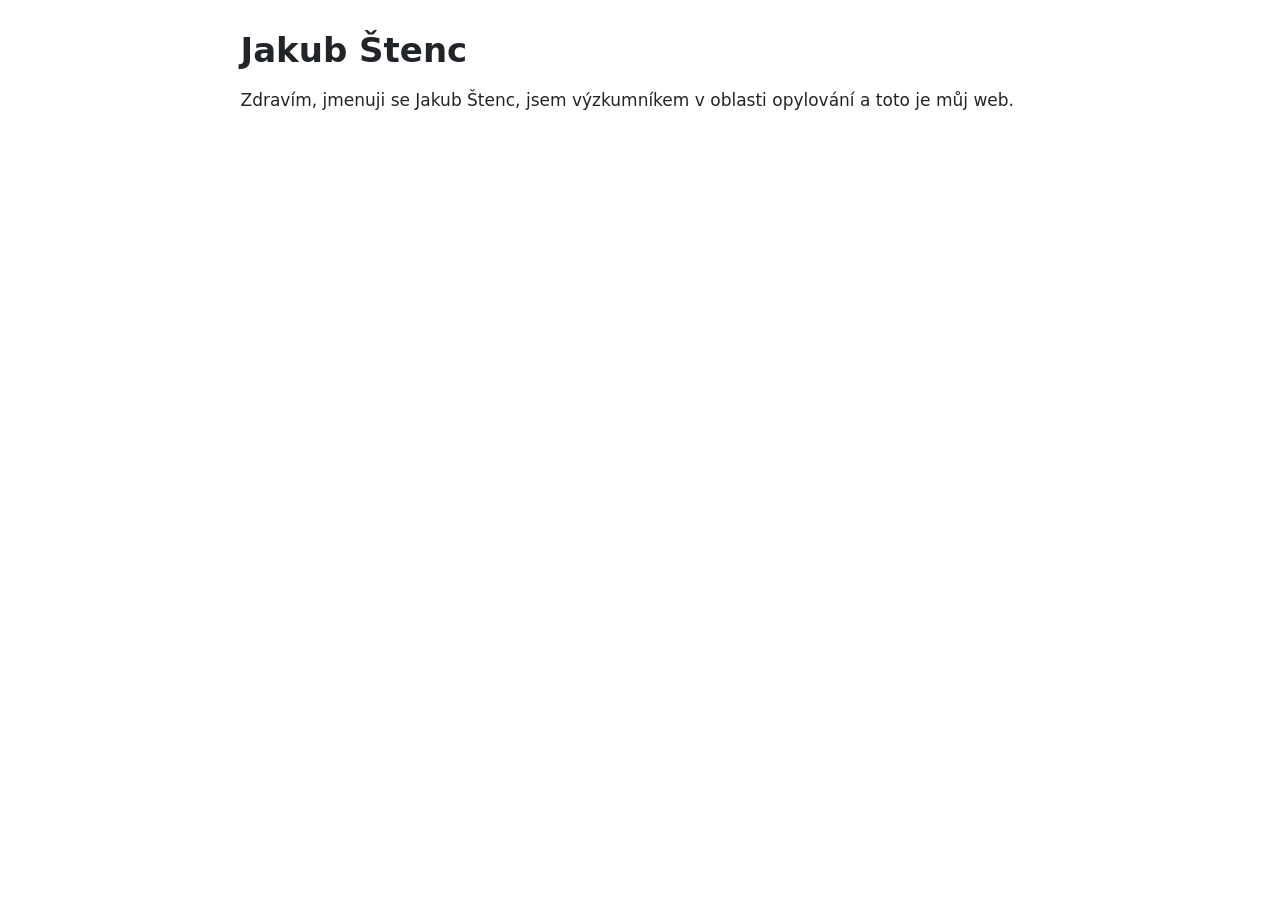
<file: _site/index_cz.html>
<!DOCTYPE html>
<html xmlns="http://www.w3.org/1999/xhtml" lang="en" xml:lang="en"><head>

<meta charset="utf-8">
<meta name="generator" content="quarto-1.5.57">

<meta name="viewport" content="width=device-width, initial-scale=1.0, user-scalable=yes">


<title>Jakub Štenc</title>
<style>
code{white-space: pre-wrap;}
span.smallcaps{font-variant: small-caps;}
div.columns{display: flex; gap: min(4vw, 1.5em);}
div.column{flex: auto; overflow-x: auto;}
div.hanging-indent{margin-left: 1.5em; text-indent: -1.5em;}
ul.task-list{list-style: none;}
ul.task-list li input[type="checkbox"] {
  width: 0.8em;
  margin: 0 0.8em 0.2em -1em; /* quarto-specific, see https://github.com/quarto-dev/quarto-cli/issues/4556 */ 
  vertical-align: middle;
}
</style>


<script src="site_libs/quarto-nav/quarto-nav.js"></script>
<script src="site_libs/clipboard/clipboard.min.js"></script>
<script src="site_libs/quarto-search/autocomplete.umd.js"></script>
<script src="site_libs/quarto-search/fuse.min.js"></script>
<script src="site_libs/quarto-search/quarto-search.js"></script>
<meta name="quarto:offset" content="./">
<script src="site_libs/quarto-html/quarto.js"></script>
<script src="site_libs/quarto-html/popper.min.js"></script>
<script src="site_libs/quarto-html/tippy.umd.min.js"></script>
<script src="site_libs/quarto-html/anchor.min.js"></script>
<link href="site_libs/quarto-html/tippy.css" rel="stylesheet">
<link href="site_libs/quarto-html/quarto-syntax-highlighting.css" rel="stylesheet" id="quarto-text-highlighting-styles">
<script src="site_libs/bootstrap/bootstrap.min.js"></script>
<link href="site_libs/bootstrap/bootstrap-icons.css" rel="stylesheet">
<link href="site_libs/bootstrap/bootstrap.min.css" rel="stylesheet" id="quarto-bootstrap" data-mode="light">
<script id="quarto-search-options" type="application/json">{
  "location": "sidebar",
  "copy-button": false,
  "collapse-after": 3,
  "panel-placement": "start",
  "type": "textbox",
  "limit": 50,
  "keyboard-shortcut": [
    "f",
    "/",
    "s"
  ],
  "show-item-context": false,
  "language": {
    "search-no-results-text": "No results",
    "search-matching-documents-text": "matching documents",
    "search-copy-link-title": "Copy link to search",
    "search-hide-matches-text": "Hide additional matches",
    "search-more-match-text": "more match in this document",
    "search-more-matches-text": "more matches in this document",
    "search-clear-button-title": "Clear",
    "search-text-placeholder": "",
    "search-detached-cancel-button-title": "Cancel",
    "search-submit-button-title": "Submit",
    "search-label": "Search"
  }
}</script>


</head>

<body class="fullcontent">

<div id="quarto-search-results"></div>
<!-- content -->
<div id="quarto-content" class="quarto-container page-columns page-rows-contents page-layout-article">
<!-- sidebar -->
<!-- margin-sidebar -->
    
<!-- main -->
<main class="content" id="quarto-document-content">

<header id="title-block-header" class="quarto-title-block default">
<div class="quarto-title">
<h1 class="title">Jakub Štenc</h1>
</div>



<div class="quarto-title-meta">

    
  
    
  </div>
  


</header>


<p>Zdravím, jmenuji se Jakub Štenc, jsem výzkumníkem v oblasti opylování a toto je můj web.</p>



</main> <!-- /main -->
<script id="quarto-html-after-body" type="application/javascript">
window.document.addEventListener("DOMContentLoaded", function (event) {
  const toggleBodyColorMode = (bsSheetEl) => {
    const mode = bsSheetEl.getAttribute("data-mode");
    const bodyEl = window.document.querySelector("body");
    if (mode === "dark") {
      bodyEl.classList.add("quarto-dark");
      bodyEl.classList.remove("quarto-light");
    } else {
      bodyEl.classList.add("quarto-light");
      bodyEl.classList.remove("quarto-dark");
    }
  }
  const toggleBodyColorPrimary = () => {
    const bsSheetEl = window.document.querySelector("link#quarto-bootstrap");
    if (bsSheetEl) {
      toggleBodyColorMode(bsSheetEl);
    }
  }
  toggleBodyColorPrimary();  
  const icon = "";
  const anchorJS = new window.AnchorJS();
  anchorJS.options = {
    placement: 'right',
    icon: icon
  };
  anchorJS.add('.anchored');
  const isCodeAnnotation = (el) => {
    for (const clz of el.classList) {
      if (clz.startsWith('code-annotation-')) {                     
        return true;
      }
    }
    return false;
  }
  const onCopySuccess = function(e) {
    // button target
    const button = e.trigger;
    // don't keep focus
    button.blur();
    // flash "checked"
    button.classList.add('code-copy-button-checked');
    var currentTitle = button.getAttribute("title");
    button.setAttribute("title", "Copied!");
    let tooltip;
    if (window.bootstrap) {
      button.setAttribute("data-bs-toggle", "tooltip");
      button.setAttribute("data-bs-placement", "left");
      button.setAttribute("data-bs-title", "Copied!");
      tooltip = new bootstrap.Tooltip(button, 
        { trigger: "manual", 
          customClass: "code-copy-button-tooltip",
          offset: [0, -8]});
      tooltip.show();    
    }
    setTimeout(function() {
      if (tooltip) {
        tooltip.hide();
        button.removeAttribute("data-bs-title");
        button.removeAttribute("data-bs-toggle");
        button.removeAttribute("data-bs-placement");
      }
      button.setAttribute("title", currentTitle);
      button.classList.remove('code-copy-button-checked');
    }, 1000);
    // clear code selection
    e.clearSelection();
  }
  const getTextToCopy = function(trigger) {
      const codeEl = trigger.previousElementSibling.cloneNode(true);
      for (const childEl of codeEl.children) {
        if (isCodeAnnotation(childEl)) {
          childEl.remove();
        }
      }
      return codeEl.innerText;
  }
  const clipboard = new window.ClipboardJS('.code-copy-button:not([data-in-quarto-modal])', {
    text: getTextToCopy
  });
  clipboard.on('success', onCopySuccess);
  if (window.document.getElementById('quarto-embedded-source-code-modal')) {
    // For code content inside modals, clipBoardJS needs to be initialized with a container option
    // TODO: Check when it could be a function (https://github.com/zenorocha/clipboard.js/issues/860)
    const clipboardModal = new window.ClipboardJS('.code-copy-button[data-in-quarto-modal]', {
      text: getTextToCopy,
      container: window.document.getElementById('quarto-embedded-source-code-modal')
    });
    clipboardModal.on('success', onCopySuccess);
  }
    var localhostRegex = new RegExp(/^(?:http|https):\/\/localhost\:?[0-9]*\//);
    var mailtoRegex = new RegExp(/^mailto:/);
      var filterRegex = new RegExp('/' + window.location.host + '/');
    var isInternal = (href) => {
        return filterRegex.test(href) || localhostRegex.test(href) || mailtoRegex.test(href);
    }
    // Inspect non-navigation links and adorn them if external
 	var links = window.document.querySelectorAll('a[href]:not(.nav-link):not(.navbar-brand):not(.toc-action):not(.sidebar-link):not(.sidebar-item-toggle):not(.pagination-link):not(.no-external):not([aria-hidden]):not(.dropdown-item):not(.quarto-navigation-tool):not(.about-link)');
    for (var i=0; i<links.length; i++) {
      const link = links[i];
      if (!isInternal(link.href)) {
        // undo the damage that might have been done by quarto-nav.js in the case of
        // links that we want to consider external
        if (link.dataset.originalHref !== undefined) {
          link.href = link.dataset.originalHref;
        }
      }
    }
  function tippyHover(el, contentFn, onTriggerFn, onUntriggerFn) {
    const config = {
      allowHTML: true,
      maxWidth: 500,
      delay: 100,
      arrow: false,
      appendTo: function(el) {
          return el.parentElement;
      },
      interactive: true,
      interactiveBorder: 10,
      theme: 'quarto',
      placement: 'bottom-start',
    };
    if (contentFn) {
      config.content = contentFn;
    }
    if (onTriggerFn) {
      config.onTrigger = onTriggerFn;
    }
    if (onUntriggerFn) {
      config.onUntrigger = onUntriggerFn;
    }
    window.tippy(el, config); 
  }
  const noterefs = window.document.querySelectorAll('a[role="doc-noteref"]');
  for (var i=0; i<noterefs.length; i++) {
    const ref = noterefs[i];
    tippyHover(ref, function() {
      // use id or data attribute instead here
      let href = ref.getAttribute('data-footnote-href') || ref.getAttribute('href');
      try { href = new URL(href).hash; } catch {}
      const id = href.replace(/^#\/?/, "");
      const note = window.document.getElementById(id);
      if (note) {
        return note.innerHTML;
      } else {
        return "";
      }
    });
  }
  const xrefs = window.document.querySelectorAll('a.quarto-xref');
  const processXRef = (id, note) => {
    // Strip column container classes
    const stripColumnClz = (el) => {
      el.classList.remove("page-full", "page-columns");
      if (el.children) {
        for (const child of el.children) {
          stripColumnClz(child);
        }
      }
    }
    stripColumnClz(note)
    if (id === null || id.startsWith('sec-')) {
      // Special case sections, only their first couple elements
      const container = document.createElement("div");
      if (note.children && note.children.length > 2) {
        container.appendChild(note.children[0].cloneNode(true));
        for (let i = 1; i < note.children.length; i++) {
          const child = note.children[i];
          if (child.tagName === "P" && child.innerText === "") {
            continue;
          } else {
            container.appendChild(child.cloneNode(true));
            break;
          }
        }
        if (window.Quarto?.typesetMath) {
          window.Quarto.typesetMath(container);
        }
        return container.innerHTML
      } else {
        if (window.Quarto?.typesetMath) {
          window.Quarto.typesetMath(note);
        }
        return note.innerHTML;
      }
    } else {
      // Remove any anchor links if they are present
      const anchorLink = note.querySelector('a.anchorjs-link');
      if (anchorLink) {
        anchorLink.remove();
      }
      if (window.Quarto?.typesetMath) {
        window.Quarto.typesetMath(note);
      }
      // TODO in 1.5, we should make sure this works without a callout special case
      if (note.classList.contains("callout")) {
        return note.outerHTML;
      } else {
        return note.innerHTML;
      }
    }
  }
  for (var i=0; i<xrefs.length; i++) {
    const xref = xrefs[i];
    tippyHover(xref, undefined, function(instance) {
      instance.disable();
      let url = xref.getAttribute('href');
      let hash = undefined; 
      if (url.startsWith('#')) {
        hash = url;
      } else {
        try { hash = new URL(url).hash; } catch {}
      }
      if (hash) {
        const id = hash.replace(/^#\/?/, "");
        const note = window.document.getElementById(id);
        if (note !== null) {
          try {
            const html = processXRef(id, note.cloneNode(true));
            instance.setContent(html);
          } finally {
            instance.enable();
            instance.show();
          }
        } else {
          // See if we can fetch this
          fetch(url.split('#')[0])
          .then(res => res.text())
          .then(html => {
            const parser = new DOMParser();
            const htmlDoc = parser.parseFromString(html, "text/html");
            const note = htmlDoc.getElementById(id);
            if (note !== null) {
              const html = processXRef(id, note);
              instance.setContent(html);
            } 
          }).finally(() => {
            instance.enable();
            instance.show();
          });
        }
      } else {
        // See if we can fetch a full url (with no hash to target)
        // This is a special case and we should probably do some content thinning / targeting
        fetch(url)
        .then(res => res.text())
        .then(html => {
          const parser = new DOMParser();
          const htmlDoc = parser.parseFromString(html, "text/html");
          const note = htmlDoc.querySelector('main.content');
          if (note !== null) {
            // This should only happen for chapter cross references
            // (since there is no id in the URL)
            // remove the first header
            if (note.children.length > 0 && note.children[0].tagName === "HEADER") {
              note.children[0].remove();
            }
            const html = processXRef(null, note);
            instance.setContent(html);
          } 
        }).finally(() => {
          instance.enable();
          instance.show();
        });
      }
    }, function(instance) {
    });
  }
      let selectedAnnoteEl;
      const selectorForAnnotation = ( cell, annotation) => {
        let cellAttr = 'data-code-cell="' + cell + '"';
        let lineAttr = 'data-code-annotation="' +  annotation + '"';
        const selector = 'span[' + cellAttr + '][' + lineAttr + ']';
        return selector;
      }
      const selectCodeLines = (annoteEl) => {
        const doc = window.document;
        const targetCell = annoteEl.getAttribute("data-target-cell");
        const targetAnnotation = annoteEl.getAttribute("data-target-annotation");
        const annoteSpan = window.document.querySelector(selectorForAnnotation(targetCell, targetAnnotation));
        const lines = annoteSpan.getAttribute("data-code-lines").split(",");
        const lineIds = lines.map((line) => {
          return targetCell + "-" + line;
        })
        let top = null;
        let height = null;
        let parent = null;
        if (lineIds.length > 0) {
            //compute the position of the single el (top and bottom and make a div)
            const el = window.document.getElementById(lineIds[0]);
            top = el.offsetTop;
            height = el.offsetHeight;
            parent = el.parentElement.parentElement;
          if (lineIds.length > 1) {
            const lastEl = window.document.getElementById(lineIds[lineIds.length - 1]);
            const bottom = lastEl.offsetTop + lastEl.offsetHeight;
            height = bottom - top;
          }
          if (top !== null && height !== null && parent !== null) {
            // cook up a div (if necessary) and position it 
            let div = window.document.getElementById("code-annotation-line-highlight");
            if (div === null) {
              div = window.document.createElement("div");
              div.setAttribute("id", "code-annotation-line-highlight");
              div.style.position = 'absolute';
              parent.appendChild(div);
            }
            div.style.top = top - 2 + "px";
            div.style.height = height + 4 + "px";
            div.style.left = 0;
            let gutterDiv = window.document.getElementById("code-annotation-line-highlight-gutter");
            if (gutterDiv === null) {
              gutterDiv = window.document.createElement("div");
              gutterDiv.setAttribute("id", "code-annotation-line-highlight-gutter");
              gutterDiv.style.position = 'absolute';
              const codeCell = window.document.getElementById(targetCell);
              const gutter = codeCell.querySelector('.code-annotation-gutter');
              gutter.appendChild(gutterDiv);
            }
            gutterDiv.style.top = top - 2 + "px";
            gutterDiv.style.height = height + 4 + "px";
          }
          selectedAnnoteEl = annoteEl;
        }
      };
      const unselectCodeLines = () => {
        const elementsIds = ["code-annotation-line-highlight", "code-annotation-line-highlight-gutter"];
        elementsIds.forEach((elId) => {
          const div = window.document.getElementById(elId);
          if (div) {
            div.remove();
          }
        });
        selectedAnnoteEl = undefined;
      };
        // Handle positioning of the toggle
    window.addEventListener(
      "resize",
      throttle(() => {
        elRect = undefined;
        if (selectedAnnoteEl) {
          selectCodeLines(selectedAnnoteEl);
        }
      }, 10)
    );
    function throttle(fn, ms) {
    let throttle = false;
    let timer;
      return (...args) => {
        if(!throttle) { // first call gets through
            fn.apply(this, args);
            throttle = true;
        } else { // all the others get throttled
            if(timer) clearTimeout(timer); // cancel #2
            timer = setTimeout(() => {
              fn.apply(this, args);
              timer = throttle = false;
            }, ms);
        }
      };
    }
      // Attach click handler to the DT
      const annoteDls = window.document.querySelectorAll('dt[data-target-cell]');
      for (const annoteDlNode of annoteDls) {
        annoteDlNode.addEventListener('click', (event) => {
          const clickedEl = event.target;
          if (clickedEl !== selectedAnnoteEl) {
            unselectCodeLines();
            const activeEl = window.document.querySelector('dt[data-target-cell].code-annotation-active');
            if (activeEl) {
              activeEl.classList.remove('code-annotation-active');
            }
            selectCodeLines(clickedEl);
            clickedEl.classList.add('code-annotation-active');
          } else {
            // Unselect the line
            unselectCodeLines();
            clickedEl.classList.remove('code-annotation-active');
          }
        });
      }
  const findCites = (el) => {
    const parentEl = el.parentElement;
    if (parentEl) {
      const cites = parentEl.dataset.cites;
      if (cites) {
        return {
          el,
          cites: cites.split(' ')
        };
      } else {
        return findCites(el.parentElement)
      }
    } else {
      return undefined;
    }
  };
  var bibliorefs = window.document.querySelectorAll('a[role="doc-biblioref"]');
  for (var i=0; i<bibliorefs.length; i++) {
    const ref = bibliorefs[i];
    const citeInfo = findCites(ref);
    if (citeInfo) {
      tippyHover(citeInfo.el, function() {
        var popup = window.document.createElement('div');
        citeInfo.cites.forEach(function(cite) {
          var citeDiv = window.document.createElement('div');
          citeDiv.classList.add('hanging-indent');
          citeDiv.classList.add('csl-entry');
          var biblioDiv = window.document.getElementById('ref-' + cite);
          if (biblioDiv) {
            citeDiv.innerHTML = biblioDiv.innerHTML;
          }
          popup.appendChild(citeDiv);
        });
        return popup.innerHTML;
      });
    }
  }
});
</script>
</div> <!-- /content -->




</body></html>
</file>
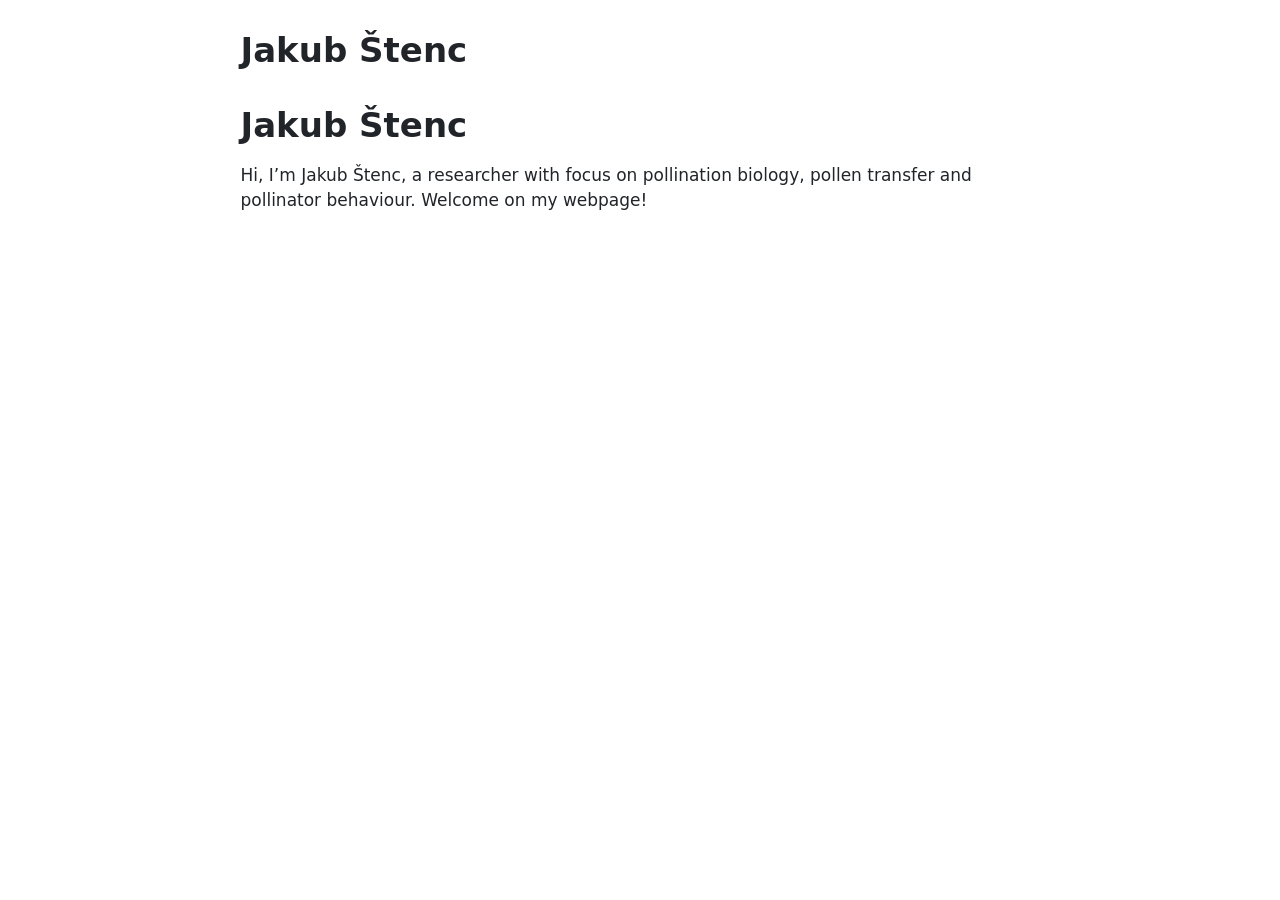
<file: _site/index_en.html>
<!DOCTYPE html>
<html xmlns="http://www.w3.org/1999/xhtml" lang="en" xml:lang="en"><head>

<meta charset="utf-8">
<meta name="generator" content="quarto-1.5.57">

<meta name="viewport" content="width=device-width, initial-scale=1.0, user-scalable=yes">


<title>Jakub Štenc</title>
<style>
code{white-space: pre-wrap;}
span.smallcaps{font-variant: small-caps;}
div.columns{display: flex; gap: min(4vw, 1.5em);}
div.column{flex: auto; overflow-x: auto;}
div.hanging-indent{margin-left: 1.5em; text-indent: -1.5em;}
ul.task-list{list-style: none;}
ul.task-list li input[type="checkbox"] {
  width: 0.8em;
  margin: 0 0.8em 0.2em -1em; /* quarto-specific, see https://github.com/quarto-dev/quarto-cli/issues/4556 */ 
  vertical-align: middle;
}
</style>


<script src="site_libs/quarto-nav/quarto-nav.js"></script>
<script src="site_libs/clipboard/clipboard.min.js"></script>
<script src="site_libs/quarto-search/autocomplete.umd.js"></script>
<script src="site_libs/quarto-search/fuse.min.js"></script>
<script src="site_libs/quarto-search/quarto-search.js"></script>
<meta name="quarto:offset" content="./">
<script src="site_libs/quarto-html/quarto.js"></script>
<script src="site_libs/quarto-html/popper.min.js"></script>
<script src="site_libs/quarto-html/tippy.umd.min.js"></script>
<script src="site_libs/quarto-html/anchor.min.js"></script>
<link href="site_libs/quarto-html/tippy.css" rel="stylesheet">
<link href="site_libs/quarto-html/quarto-syntax-highlighting.css" rel="stylesheet" id="quarto-text-highlighting-styles">
<script src="site_libs/bootstrap/bootstrap.min.js"></script>
<link href="site_libs/bootstrap/bootstrap-icons.css" rel="stylesheet">
<link href="site_libs/bootstrap/bootstrap.min.css" rel="stylesheet" id="quarto-bootstrap" data-mode="light">
<script id="quarto-search-options" type="application/json">{
  "location": "sidebar",
  "copy-button": false,
  "collapse-after": 3,
  "panel-placement": "start",
  "type": "textbox",
  "limit": 50,
  "keyboard-shortcut": [
    "f",
    "/",
    "s"
  ],
  "show-item-context": false,
  "language": {
    "search-no-results-text": "No results",
    "search-matching-documents-text": "matching documents",
    "search-copy-link-title": "Copy link to search",
    "search-hide-matches-text": "Hide additional matches",
    "search-more-match-text": "more match in this document",
    "search-more-matches-text": "more matches in this document",
    "search-clear-button-title": "Clear",
    "search-text-placeholder": "",
    "search-detached-cancel-button-title": "Cancel",
    "search-submit-button-title": "Submit",
    "search-label": "Search"
  }
}</script>


</head>

<body class="fullcontent">

<div id="quarto-search-results"></div>
<!-- content -->
<div id="quarto-content" class="quarto-container page-columns page-rows-contents page-layout-article">
<!-- sidebar -->
<!-- margin-sidebar -->
    
<!-- main -->
<main class="content" id="quarto-document-content">

<header id="title-block-header" class="quarto-title-block default">
<div class="quarto-title">
<h1 class="title">Jakub Štenc</h1>
</div>



<div class="quarto-title-meta">

    
  
    
  </div>
  


</header>


<section id="jakub-štenc" class="level1">
<h1>Jakub Štenc</h1>
<p>Hi, I’m Jakub Štenc, a researcher with focus on pollination biology, pollen transfer and pollinator behaviour. Welcome on my webpage!</p>


</section>

</main> <!-- /main -->
<script id="quarto-html-after-body" type="application/javascript">
window.document.addEventListener("DOMContentLoaded", function (event) {
  const toggleBodyColorMode = (bsSheetEl) => {
    const mode = bsSheetEl.getAttribute("data-mode");
    const bodyEl = window.document.querySelector("body");
    if (mode === "dark") {
      bodyEl.classList.add("quarto-dark");
      bodyEl.classList.remove("quarto-light");
    } else {
      bodyEl.classList.add("quarto-light");
      bodyEl.classList.remove("quarto-dark");
    }
  }
  const toggleBodyColorPrimary = () => {
    const bsSheetEl = window.document.querySelector("link#quarto-bootstrap");
    if (bsSheetEl) {
      toggleBodyColorMode(bsSheetEl);
    }
  }
  toggleBodyColorPrimary();  
  const icon = "";
  const anchorJS = new window.AnchorJS();
  anchorJS.options = {
    placement: 'right',
    icon: icon
  };
  anchorJS.add('.anchored');
  const isCodeAnnotation = (el) => {
    for (const clz of el.classList) {
      if (clz.startsWith('code-annotation-')) {                     
        return true;
      }
    }
    return false;
  }
  const onCopySuccess = function(e) {
    // button target
    const button = e.trigger;
    // don't keep focus
    button.blur();
    // flash "checked"
    button.classList.add('code-copy-button-checked');
    var currentTitle = button.getAttribute("title");
    button.setAttribute("title", "Copied!");
    let tooltip;
    if (window.bootstrap) {
      button.setAttribute("data-bs-toggle", "tooltip");
      button.setAttribute("data-bs-placement", "left");
      button.setAttribute("data-bs-title", "Copied!");
      tooltip = new bootstrap.Tooltip(button, 
        { trigger: "manual", 
          customClass: "code-copy-button-tooltip",
          offset: [0, -8]});
      tooltip.show();    
    }
    setTimeout(function() {
      if (tooltip) {
        tooltip.hide();
        button.removeAttribute("data-bs-title");
        button.removeAttribute("data-bs-toggle");
        button.removeAttribute("data-bs-placement");
      }
      button.setAttribute("title", currentTitle);
      button.classList.remove('code-copy-button-checked');
    }, 1000);
    // clear code selection
    e.clearSelection();
  }
  const getTextToCopy = function(trigger) {
      const codeEl = trigger.previousElementSibling.cloneNode(true);
      for (const childEl of codeEl.children) {
        if (isCodeAnnotation(childEl)) {
          childEl.remove();
        }
      }
      return codeEl.innerText;
  }
  const clipboard = new window.ClipboardJS('.code-copy-button:not([data-in-quarto-modal])', {
    text: getTextToCopy
  });
  clipboard.on('success', onCopySuccess);
  if (window.document.getElementById('quarto-embedded-source-code-modal')) {
    // For code content inside modals, clipBoardJS needs to be initialized with a container option
    // TODO: Check when it could be a function (https://github.com/zenorocha/clipboard.js/issues/860)
    const clipboardModal = new window.ClipboardJS('.code-copy-button[data-in-quarto-modal]', {
      text: getTextToCopy,
      container: window.document.getElementById('quarto-embedded-source-code-modal')
    });
    clipboardModal.on('success', onCopySuccess);
  }
    var localhostRegex = new RegExp(/^(?:http|https):\/\/localhost\:?[0-9]*\//);
    var mailtoRegex = new RegExp(/^mailto:/);
      var filterRegex = new RegExp('/' + window.location.host + '/');
    var isInternal = (href) => {
        return filterRegex.test(href) || localhostRegex.test(href) || mailtoRegex.test(href);
    }
    // Inspect non-navigation links and adorn them if external
 	var links = window.document.querySelectorAll('a[href]:not(.nav-link):not(.navbar-brand):not(.toc-action):not(.sidebar-link):not(.sidebar-item-toggle):not(.pagination-link):not(.no-external):not([aria-hidden]):not(.dropdown-item):not(.quarto-navigation-tool):not(.about-link)');
    for (var i=0; i<links.length; i++) {
      const link = links[i];
      if (!isInternal(link.href)) {
        // undo the damage that might have been done by quarto-nav.js in the case of
        // links that we want to consider external
        if (link.dataset.originalHref !== undefined) {
          link.href = link.dataset.originalHref;
        }
      }
    }
  function tippyHover(el, contentFn, onTriggerFn, onUntriggerFn) {
    const config = {
      allowHTML: true,
      maxWidth: 500,
      delay: 100,
      arrow: false,
      appendTo: function(el) {
          return el.parentElement;
      },
      interactive: true,
      interactiveBorder: 10,
      theme: 'quarto',
      placement: 'bottom-start',
    };
    if (contentFn) {
      config.content = contentFn;
    }
    if (onTriggerFn) {
      config.onTrigger = onTriggerFn;
    }
    if (onUntriggerFn) {
      config.onUntrigger = onUntriggerFn;
    }
    window.tippy(el, config); 
  }
  const noterefs = window.document.querySelectorAll('a[role="doc-noteref"]');
  for (var i=0; i<noterefs.length; i++) {
    const ref = noterefs[i];
    tippyHover(ref, function() {
      // use id or data attribute instead here
      let href = ref.getAttribute('data-footnote-href') || ref.getAttribute('href');
      try { href = new URL(href).hash; } catch {}
      const id = href.replace(/^#\/?/, "");
      const note = window.document.getElementById(id);
      if (note) {
        return note.innerHTML;
      } else {
        return "";
      }
    });
  }
  const xrefs = window.document.querySelectorAll('a.quarto-xref');
  const processXRef = (id, note) => {
    // Strip column container classes
    const stripColumnClz = (el) => {
      el.classList.remove("page-full", "page-columns");
      if (el.children) {
        for (const child of el.children) {
          stripColumnClz(child);
        }
      }
    }
    stripColumnClz(note)
    if (id === null || id.startsWith('sec-')) {
      // Special case sections, only their first couple elements
      const container = document.createElement("div");
      if (note.children && note.children.length > 2) {
        container.appendChild(note.children[0].cloneNode(true));
        for (let i = 1; i < note.children.length; i++) {
          const child = note.children[i];
          if (child.tagName === "P" && child.innerText === "") {
            continue;
          } else {
            container.appendChild(child.cloneNode(true));
            break;
          }
        }
        if (window.Quarto?.typesetMath) {
          window.Quarto.typesetMath(container);
        }
        return container.innerHTML
      } else {
        if (window.Quarto?.typesetMath) {
          window.Quarto.typesetMath(note);
        }
        return note.innerHTML;
      }
    } else {
      // Remove any anchor links if they are present
      const anchorLink = note.querySelector('a.anchorjs-link');
      if (anchorLink) {
        anchorLink.remove();
      }
      if (window.Quarto?.typesetMath) {
        window.Quarto.typesetMath(note);
      }
      // TODO in 1.5, we should make sure this works without a callout special case
      if (note.classList.contains("callout")) {
        return note.outerHTML;
      } else {
        return note.innerHTML;
      }
    }
  }
  for (var i=0; i<xrefs.length; i++) {
    const xref = xrefs[i];
    tippyHover(xref, undefined, function(instance) {
      instance.disable();
      let url = xref.getAttribute('href');
      let hash = undefined; 
      if (url.startsWith('#')) {
        hash = url;
      } else {
        try { hash = new URL(url).hash; } catch {}
      }
      if (hash) {
        const id = hash.replace(/^#\/?/, "");
        const note = window.document.getElementById(id);
        if (note !== null) {
          try {
            const html = processXRef(id, note.cloneNode(true));
            instance.setContent(html);
          } finally {
            instance.enable();
            instance.show();
          }
        } else {
          // See if we can fetch this
          fetch(url.split('#')[0])
          .then(res => res.text())
          .then(html => {
            const parser = new DOMParser();
            const htmlDoc = parser.parseFromString(html, "text/html");
            const note = htmlDoc.getElementById(id);
            if (note !== null) {
              const html = processXRef(id, note);
              instance.setContent(html);
            } 
          }).finally(() => {
            instance.enable();
            instance.show();
          });
        }
      } else {
        // See if we can fetch a full url (with no hash to target)
        // This is a special case and we should probably do some content thinning / targeting
        fetch(url)
        .then(res => res.text())
        .then(html => {
          const parser = new DOMParser();
          const htmlDoc = parser.parseFromString(html, "text/html");
          const note = htmlDoc.querySelector('main.content');
          if (note !== null) {
            // This should only happen for chapter cross references
            // (since there is no id in the URL)
            // remove the first header
            if (note.children.length > 0 && note.children[0].tagName === "HEADER") {
              note.children[0].remove();
            }
            const html = processXRef(null, note);
            instance.setContent(html);
          } 
        }).finally(() => {
          instance.enable();
          instance.show();
        });
      }
    }, function(instance) {
    });
  }
      let selectedAnnoteEl;
      const selectorForAnnotation = ( cell, annotation) => {
        let cellAttr = 'data-code-cell="' + cell + '"';
        let lineAttr = 'data-code-annotation="' +  annotation + '"';
        const selector = 'span[' + cellAttr + '][' + lineAttr + ']';
        return selector;
      }
      const selectCodeLines = (annoteEl) => {
        const doc = window.document;
        const targetCell = annoteEl.getAttribute("data-target-cell");
        const targetAnnotation = annoteEl.getAttribute("data-target-annotation");
        const annoteSpan = window.document.querySelector(selectorForAnnotation(targetCell, targetAnnotation));
        const lines = annoteSpan.getAttribute("data-code-lines").split(",");
        const lineIds = lines.map((line) => {
          return targetCell + "-" + line;
        })
        let top = null;
        let height = null;
        let parent = null;
        if (lineIds.length > 0) {
            //compute the position of the single el (top and bottom and make a div)
            const el = window.document.getElementById(lineIds[0]);
            top = el.offsetTop;
            height = el.offsetHeight;
            parent = el.parentElement.parentElement;
          if (lineIds.length > 1) {
            const lastEl = window.document.getElementById(lineIds[lineIds.length - 1]);
            const bottom = lastEl.offsetTop + lastEl.offsetHeight;
            height = bottom - top;
          }
          if (top !== null && height !== null && parent !== null) {
            // cook up a div (if necessary) and position it 
            let div = window.document.getElementById("code-annotation-line-highlight");
            if (div === null) {
              div = window.document.createElement("div");
              div.setAttribute("id", "code-annotation-line-highlight");
              div.style.position = 'absolute';
              parent.appendChild(div);
            }
            div.style.top = top - 2 + "px";
            div.style.height = height + 4 + "px";
            div.style.left = 0;
            let gutterDiv = window.document.getElementById("code-annotation-line-highlight-gutter");
            if (gutterDiv === null) {
              gutterDiv = window.document.createElement("div");
              gutterDiv.setAttribute("id", "code-annotation-line-highlight-gutter");
              gutterDiv.style.position = 'absolute';
              const codeCell = window.document.getElementById(targetCell);
              const gutter = codeCell.querySelector('.code-annotation-gutter');
              gutter.appendChild(gutterDiv);
            }
            gutterDiv.style.top = top - 2 + "px";
            gutterDiv.style.height = height + 4 + "px";
          }
          selectedAnnoteEl = annoteEl;
        }
      };
      const unselectCodeLines = () => {
        const elementsIds = ["code-annotation-line-highlight", "code-annotation-line-highlight-gutter"];
        elementsIds.forEach((elId) => {
          const div = window.document.getElementById(elId);
          if (div) {
            div.remove();
          }
        });
        selectedAnnoteEl = undefined;
      };
        // Handle positioning of the toggle
    window.addEventListener(
      "resize",
      throttle(() => {
        elRect = undefined;
        if (selectedAnnoteEl) {
          selectCodeLines(selectedAnnoteEl);
        }
      }, 10)
    );
    function throttle(fn, ms) {
    let throttle = false;
    let timer;
      return (...args) => {
        if(!throttle) { // first call gets through
            fn.apply(this, args);
            throttle = true;
        } else { // all the others get throttled
            if(timer) clearTimeout(timer); // cancel #2
            timer = setTimeout(() => {
              fn.apply(this, args);
              timer = throttle = false;
            }, ms);
        }
      };
    }
      // Attach click handler to the DT
      const annoteDls = window.document.querySelectorAll('dt[data-target-cell]');
      for (const annoteDlNode of annoteDls) {
        annoteDlNode.addEventListener('click', (event) => {
          const clickedEl = event.target;
          if (clickedEl !== selectedAnnoteEl) {
            unselectCodeLines();
            const activeEl = window.document.querySelector('dt[data-target-cell].code-annotation-active');
            if (activeEl) {
              activeEl.classList.remove('code-annotation-active');
            }
            selectCodeLines(clickedEl);
            clickedEl.classList.add('code-annotation-active');
          } else {
            // Unselect the line
            unselectCodeLines();
            clickedEl.classList.remove('code-annotation-active');
          }
        });
      }
  const findCites = (el) => {
    const parentEl = el.parentElement;
    if (parentEl) {
      const cites = parentEl.dataset.cites;
      if (cites) {
        return {
          el,
          cites: cites.split(' ')
        };
      } else {
        return findCites(el.parentElement)
      }
    } else {
      return undefined;
    }
  };
  var bibliorefs = window.document.querySelectorAll('a[role="doc-biblioref"]');
  for (var i=0; i<bibliorefs.length; i++) {
    const ref = bibliorefs[i];
    const citeInfo = findCites(ref);
    if (citeInfo) {
      tippyHover(citeInfo.el, function() {
        var popup = window.document.createElement('div');
        citeInfo.cites.forEach(function(cite) {
          var citeDiv = window.document.createElement('div');
          citeDiv.classList.add('hanging-indent');
          citeDiv.classList.add('csl-entry');
          var biblioDiv = window.document.getElementById('ref-' + cite);
          if (biblioDiv) {
            citeDiv.innerHTML = biblioDiv.innerHTML;
          }
          popup.appendChild(citeDiv);
        });
        return popup.innerHTML;
      });
    }
  }
});
</script>
</div> <!-- /content -->




</body></html>
</file>
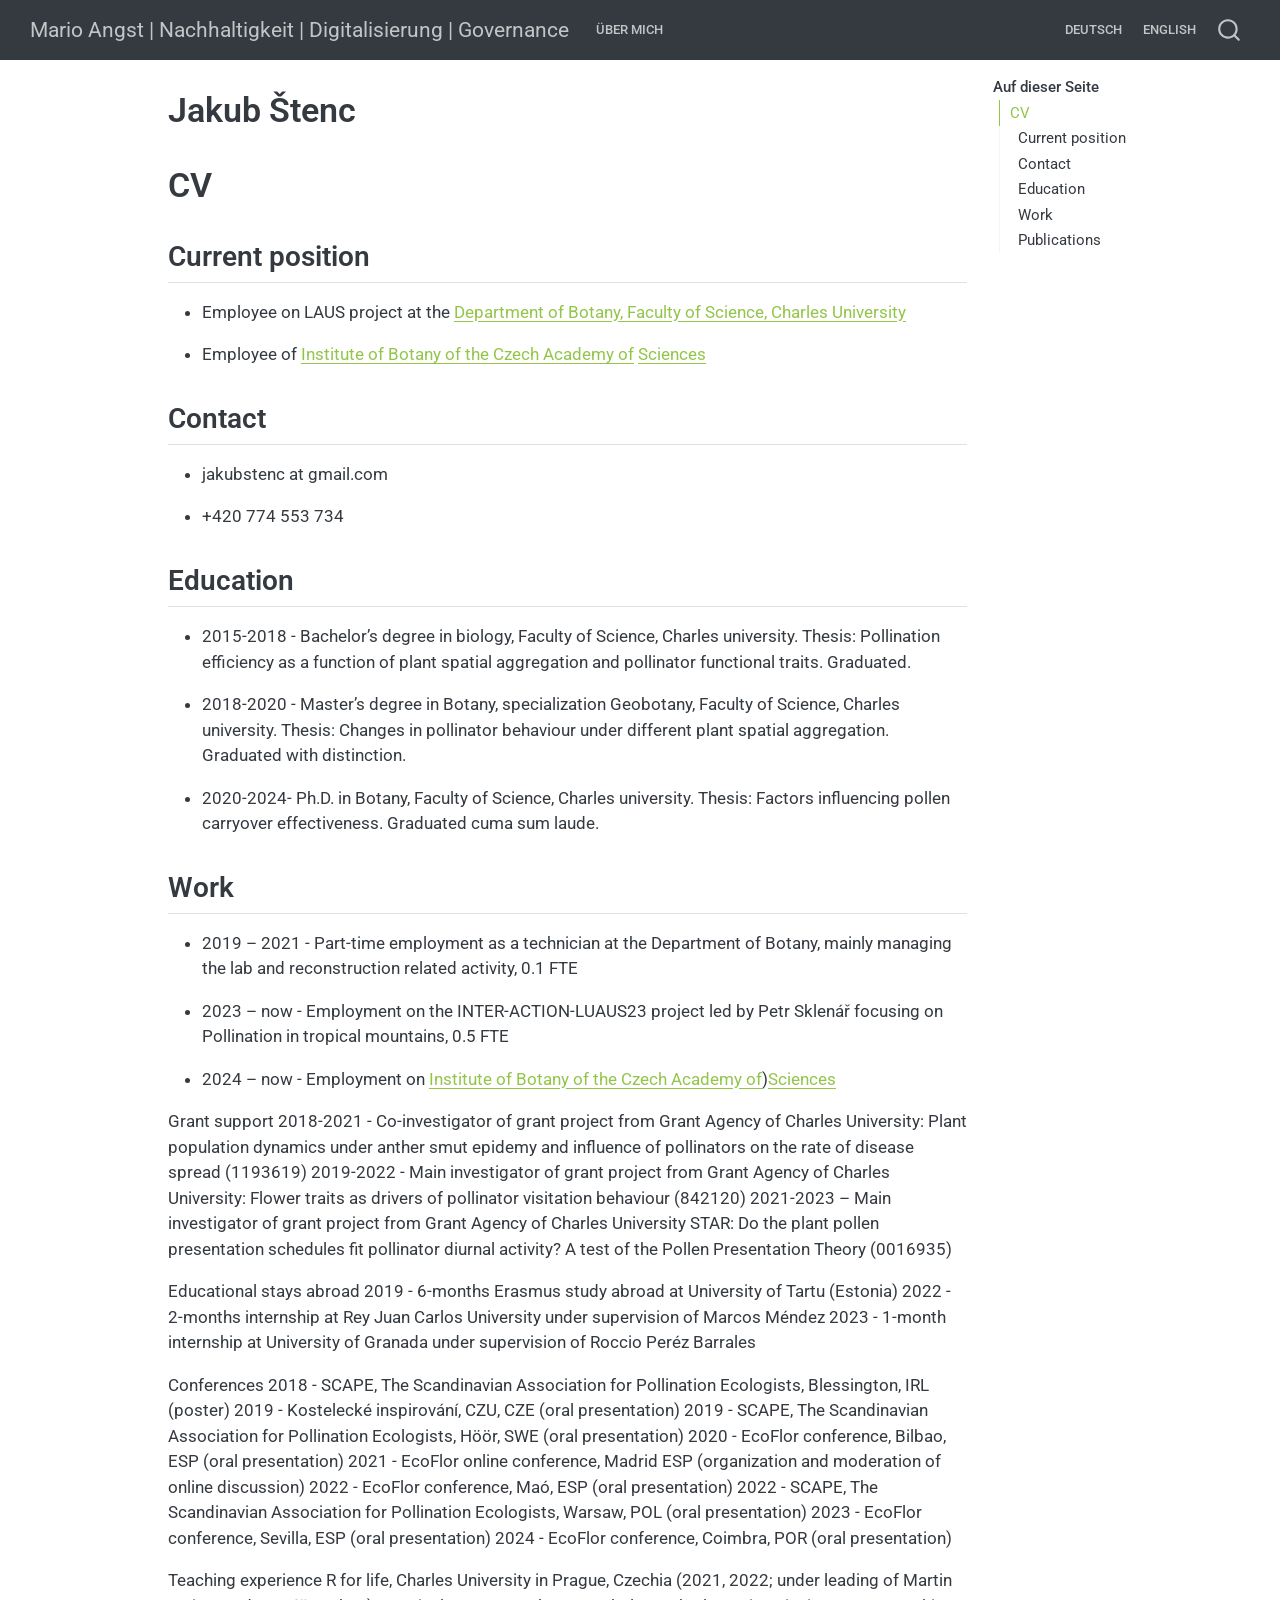
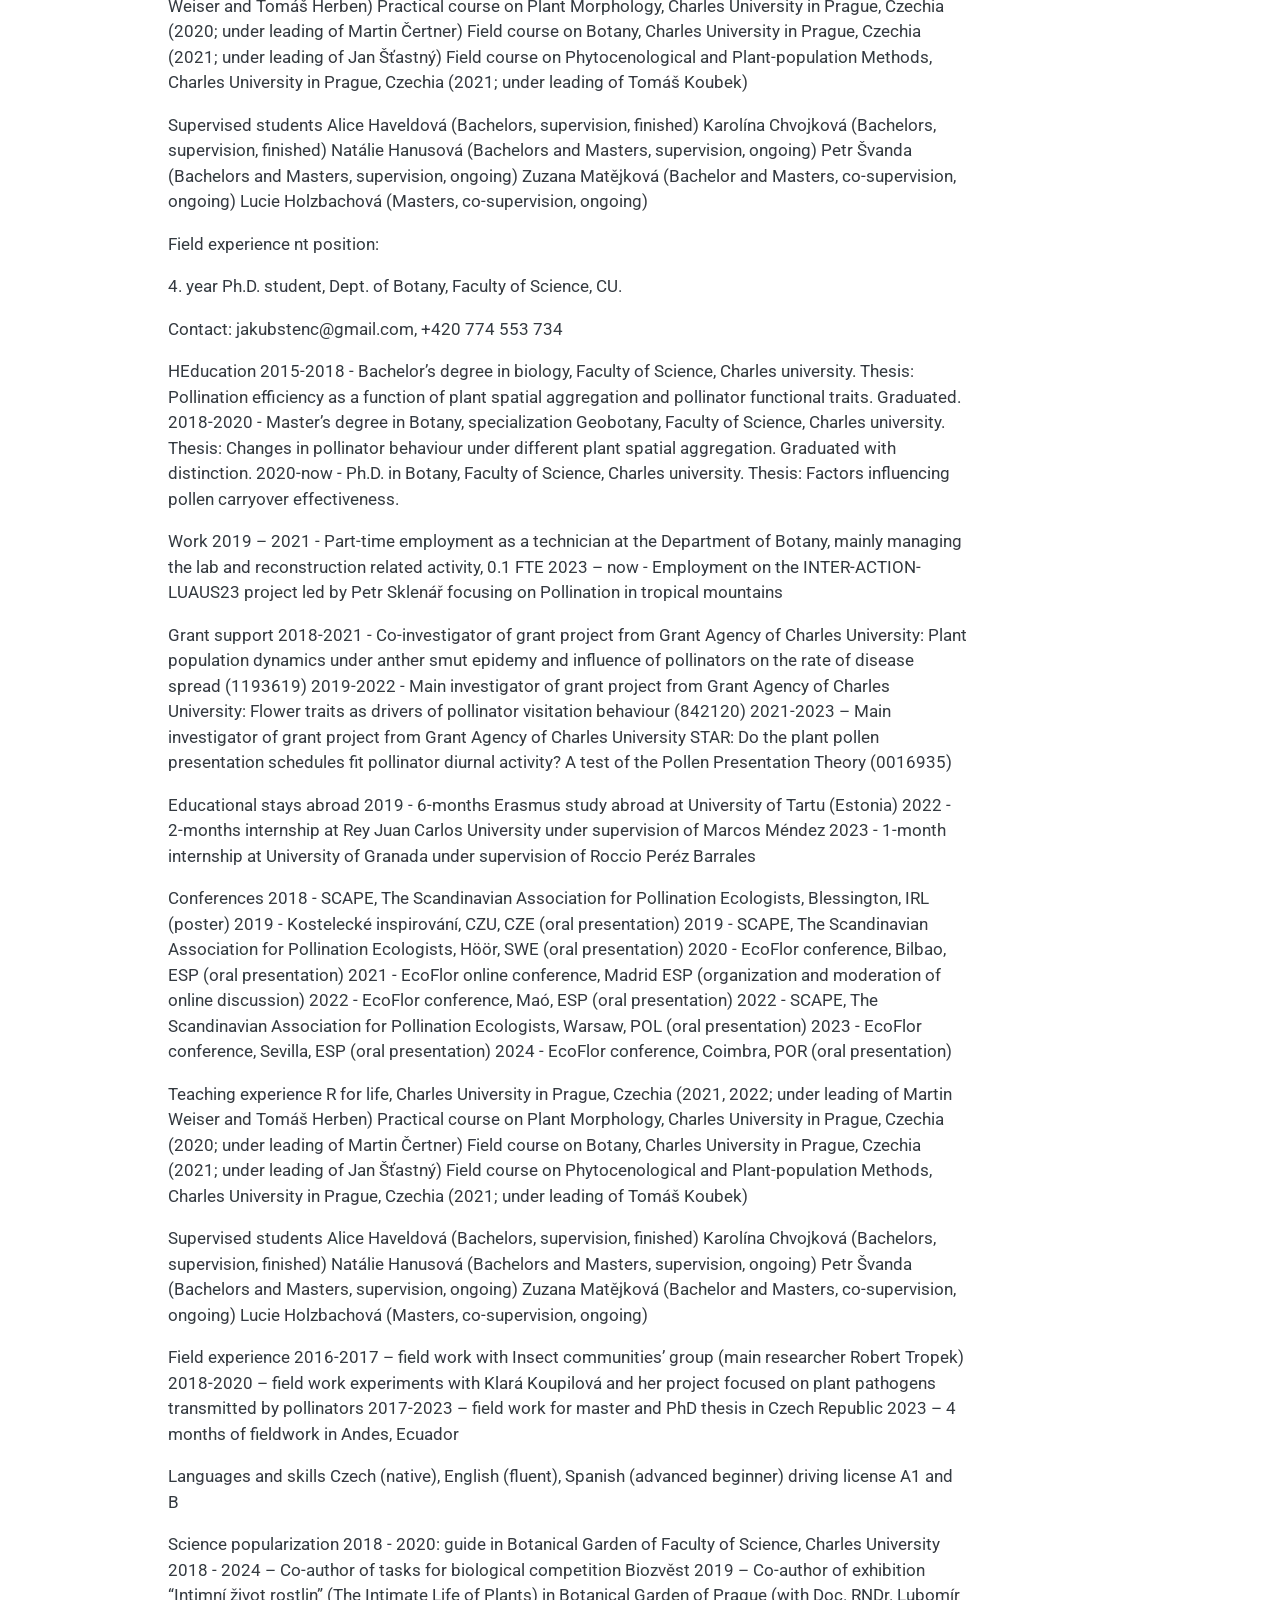
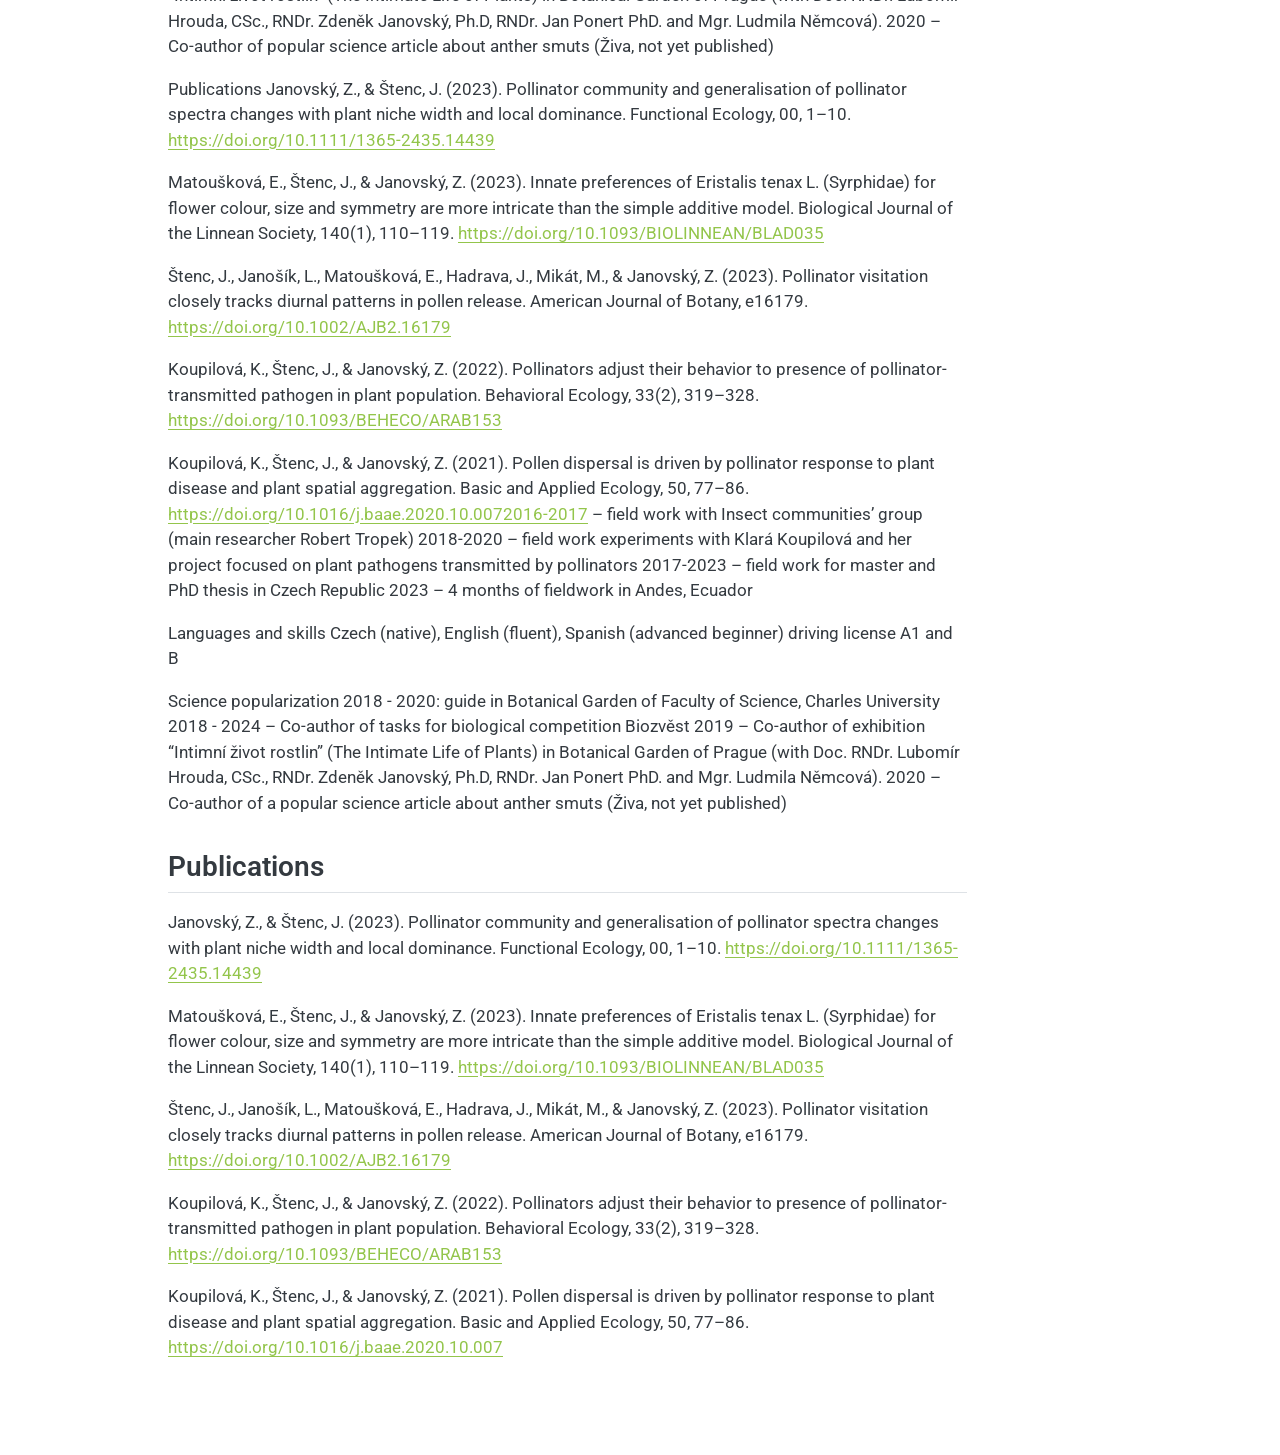
<file: _site/de/CV_en.html>
<!DOCTYPE html>
<html xmlns="http://www.w3.org/1999/xhtml" lang="de" xml:lang="de"><head>

<meta charset="utf-8">
<meta name="generator" content="quarto-1.5.57">

<meta name="viewport" content="width=device-width, initial-scale=1.0, user-scalable=yes">


<title>Jakub Štenc – Mario Angst | Nachhaltigkeit | Digitalisierung | Governance</title>
<style>
code{white-space: pre-wrap;}
span.smallcaps{font-variant: small-caps;}
div.columns{display: flex; gap: min(4vw, 1.5em);}
div.column{flex: auto; overflow-x: auto;}
div.hanging-indent{margin-left: 1.5em; text-indent: -1.5em;}
ul.task-list{list-style: none;}
ul.task-list li input[type="checkbox"] {
  width: 0.8em;
  margin: 0 0.8em 0.2em -1em; /* quarto-specific, see https://github.com/quarto-dev/quarto-cli/issues/4556 */ 
  vertical-align: middle;
}
</style>


<script src="site_libs/quarto-nav/quarto-nav.js"></script>
<script src="site_libs/quarto-nav/headroom.min.js"></script>
<script src="site_libs/clipboard/clipboard.min.js"></script>
<script src="site_libs/quarto-search/autocomplete.umd.js"></script>
<script src="site_libs/quarto-search/fuse.min.js"></script>
<script src="site_libs/quarto-search/quarto-search.js"></script>
<meta name="quarto:offset" content="./">
<script src="site_libs/quarto-html/quarto.js"></script>
<script src="site_libs/quarto-html/popper.min.js"></script>
<script src="site_libs/quarto-html/tippy.umd.min.js"></script>
<script src="site_libs/quarto-html/anchor.min.js"></script>
<link href="site_libs/quarto-html/tippy.css" rel="stylesheet">
<link href="site_libs/quarto-html/quarto-syntax-highlighting.css" rel="stylesheet" id="quarto-text-highlighting-styles">
<script src="site_libs/bootstrap/bootstrap.min.js"></script>
<link href="site_libs/bootstrap/bootstrap-icons.css" rel="stylesheet">
<link href="site_libs/bootstrap/bootstrap.min.css" rel="stylesheet" id="quarto-bootstrap" data-mode="light">
<script id="quarto-search-options" type="application/json">{
  "location": "navbar",
  "copy-button": false,
  "collapse-after": 3,
  "panel-placement": "end",
  "type": "overlay",
  "limit": 50,
  "keyboard-shortcut": [
    "f",
    "/",
    "s"
  ],
  "show-item-context": false,
  "language": {
    "search-no-results-text": "Keine Treffer",
    "search-matching-documents-text": "Treffer",
    "search-copy-link-title": "Link in die Suche kopieren",
    "search-hide-matches-text": "Zusätzliche Treffer verbergen",
    "search-more-match-text": "weitere Treffer in diesem Dokument",
    "search-more-matches-text": "weitere Treffer in diesem Dokument",
    "search-clear-button-title": "Zurücksetzen",
    "search-text-placeholder": "",
    "search-detached-cancel-button-title": "Abbrechen",
    "search-submit-button-title": "Abschicken",
    "search-label": "Suchen"
  }
}</script>


</head>

<body class="nav-fixed">

<div id="quarto-search-results"></div>
  <header id="quarto-header" class="headroom fixed-top">
    <nav class="navbar navbar-expand-lg " data-bs-theme="dark">
      <div class="navbar-container container-fluid">
      <div class="navbar-brand-container mx-auto">
    <a class="navbar-brand" href="./index.html">
    <span class="navbar-title">Mario Angst | Nachhaltigkeit | Digitalisierung | Governance</span>
    </a>
  </div>
            <div id="quarto-search" class="" title="Suchen"></div>
          <button class="navbar-toggler" type="button" data-bs-toggle="collapse" data-bs-target="#navbarCollapse" aria-controls="navbarCollapse" role="menu" aria-expanded="false" aria-label="Navigation umschalten" onclick="if (window.quartoToggleHeadroom) { window.quartoToggleHeadroom(); }">
  <span class="navbar-toggler-icon"></span>
</button>
          <div class="collapse navbar-collapse" id="navbarCollapse">
            <ul class="navbar-nav navbar-nav-scroll me-auto">
  <li class="nav-item">
    <a class="nav-link" href="./index.html"> 
<span class="menu-text">Über mich</span></a>
  </li>  
</ul>
            <ul class="navbar-nav navbar-nav-scroll ms-auto">
  <li class="nav-item">
    <a class="nav-link" href="./../de"> 
<span class="menu-text">Deutsch</span></a>
  </li>  
  <li class="nav-item">
    <a class="nav-link" href="./../en"> 
<span class="menu-text">English</span></a>
  </li>  
</ul>
          </div> <!-- /navcollapse -->
            <div class="quarto-navbar-tools">
</div>
      </div> <!-- /container-fluid -->
    </nav>
</header>
<!-- content -->
<div id="quarto-content" class="quarto-container page-columns page-rows-contents page-layout-article page-navbar">
<!-- sidebar -->
<!-- margin-sidebar -->
    <div id="quarto-margin-sidebar" class="sidebar margin-sidebar">
        <nav id="TOC" role="doc-toc" class="toc-active">
    <h2 id="toc-title">Auf dieser Seite</h2>
   
  <ul>
  <li><a href="#cv" id="toc-cv" class="nav-link active" data-scroll-target="#cv">CV</a>
  <ul class="collapse">
  <li><a href="#current-position" id="toc-current-position" class="nav-link" data-scroll-target="#current-position">Current position</a></li>
  <li><a href="#contact" id="toc-contact" class="nav-link" data-scroll-target="#contact">Contact</a></li>
  <li><a href="#education" id="toc-education" class="nav-link" data-scroll-target="#education">Education</a></li>
  <li><a href="#work" id="toc-work" class="nav-link" data-scroll-target="#work">Work</a></li>
  <li><a href="#publications" id="toc-publications" class="nav-link" data-scroll-target="#publications">Publications</a></li>
  </ul></li>
  </ul>
</nav>
    </div>
<!-- main -->
<main class="content" id="quarto-document-content">

<header id="title-block-header" class="quarto-title-block default">
<div class="quarto-title">
<h1 class="title">Jakub Štenc</h1>
</div>



<div class="quarto-title-meta">

    
  
    
  </div>
  


</header>


<section id="cv" class="level1">
<h1>CV</h1>
<section id="current-position" class="level2">
<h2 class="anchored" data-anchor-id="current-position">Current position</h2>
<ul>
<li><p>Employee on LAUS project at the <a href="https://natur.cuni.cz/en/biology/departments-and-work-places/department-of-botany">Department of Botany, Faculty of Science, Charles University</a></p></li>
<li><p>Employee of <a href="https://www.ibot.cas.cz/en/">Institute of Botany of the Czech Academy of</a> <a href="https://www.ibot.cas.cz/en/">Sciences</a></p></li>
</ul>
</section>
<section id="contact" class="level2">
<h2 class="anchored" data-anchor-id="contact">Contact</h2>
<ul>
<li><p>jakubstenc at gmail.com</p></li>
<li><p>+420 774 553 734</p></li>
</ul>
</section>
<section id="education" class="level2">
<h2 class="anchored" data-anchor-id="education">Education</h2>
<ul>
<li><p>2015-2018 - Bachelor’s degree in biology, Faculty of Science, Charles university. Thesis: Pollination efficiency as a function of plant spatial aggregation and pollinator functional traits. Graduated.</p></li>
<li><p>2018-2020 - Master’s degree in Botany, specialization Geobotany, Faculty of Science, Charles university. Thesis: Changes in pollinator behaviour under different plant spatial aggregation. Graduated with distinction.</p></li>
<li><p>2020-2024- Ph.D.&nbsp;in Botany, Faculty of Science, Charles university. Thesis: Factors influencing pollen carryover effectiveness. Graduated cuma sum laude.</p></li>
</ul>
</section>
<section id="work" class="level2">
<h2 class="anchored" data-anchor-id="work">Work</h2>
<ul>
<li><p>2019 – 2021 - Part-time employment as a technician at the Department of Botany, mainly managing the lab and reconstruction related activity, 0.1 FTE</p></li>
<li><p>2023 – now - Employment on the INTER-ACTION-LUAUS23 project led by Petr Sklenář focusing on Pollination in tropical mountains, 0.5 FTE</p></li>
<li><p>2024 – now - Employment on <a href="https://www.ibot.cas.cz/en/">Institute of Botany of the Czech Academy of</a>)<a href="https://www.ibot.cas.cz/en/">Sciences</a></p></li>
</ul>
<p>Grant support 2018-2021 - Co-investigator of grant project from Grant Agency of Charles University: Plant population dynamics under anther smut epidemy and influence of pollinators on the rate of disease spread (1193619) 2019-2022 - Main investigator of grant project from Grant Agency of Charles University: Flower traits as drivers of pollinator visitation behaviour (842120) 2021-2023 – Main investigator of grant project from Grant Agency of Charles University STAR: Do the plant pollen presentation schedules fit pollinator diurnal activity? A test of the Pollen Presentation Theory (0016935)</p>
<p>Educational stays abroad 2019 - 6-months Erasmus study abroad at University of Tartu (Estonia) 2022 - 2-months internship at Rey Juan Carlos University under supervision of Marcos Méndez 2023 - 1-month internship at University of Granada under supervision of Roccio Peréz Barrales</p>
<p>Conferences 2018 - SCAPE, The Scandinavian Association for Pollination Ecologists, Blessington, IRL (poster) 2019 - Kostelecké inspirování, CZU, CZE (oral presentation) 2019 - SCAPE, The Scandinavian Association for Pollination Ecologists, Höör, SWE (oral presentation) 2020 - EcoFlor conference, Bilbao, ESP (oral presentation) 2021 - EcoFlor online conference, Madrid ESP (organization and moderation of online discussion) 2022 - EcoFlor conference, Maó, ESP (oral presentation) 2022 - SCAPE, The Scandinavian Association for Pollination Ecologists, Warsaw, POL (oral presentation) 2023 - EcoFlor conference, Sevilla, ESP (oral presentation) 2024 - EcoFlor conference, Coimbra, POR (oral presentation)</p>
<p>Teaching experience R for life, Charles University in Prague, Czechia (2021, 2022; under leading of Martin Weiser and Tomáš Herben) Practical course on Plant Morphology, Charles University in Prague, Czechia (2020; under leading of Martin Čertner) Field course on Botany, Charles University in Prague, Czechia (2021; under leading of Jan Šťastný) Field course on Phytocenological and Plant-population Methods, Charles University in Prague, Czechia (2021; under leading of Tomáš Koubek)</p>
<p>Supervised students Alice Haveldová (Bachelors, supervision, finished) Karolína Chvojková (Bachelors, supervision, finished) Natálie Hanusová (Bachelors and Masters, supervision, ongoing) Petr Švanda (Bachelors and Masters, supervision, ongoing) Zuzana Matějková (Bachelor and Masters, co-supervision, ongoing) Lucie Holzbachová (Masters, co-supervision, ongoing)</p>
<p>Field experience nt position:</p>
<p>4. year Ph.D.&nbsp;student, Dept. of Botany, Faculty of Science, CU.</p>
<p>Contact: jakubstenc@gmail.com, +420 774 553 734</p>
<p>HEducation 2015-2018 - Bachelor’s degree in biology, Faculty of Science, Charles university. Thesis: Pollination efficiency as a function of plant spatial aggregation and pollinator functional traits. Graduated. 2018-2020 - Master’s degree in Botany, specialization Geobotany, Faculty of Science, Charles university. Thesis: Changes in pollinator behaviour under different plant spatial aggregation. Graduated with distinction. 2020-now - Ph.D.&nbsp;in Botany, Faculty of Science, Charles university. Thesis: Factors influencing pollen carryover effectiveness.</p>
<p>Work 2019 – 2021 - Part-time employment as a technician at the Department of Botany, mainly managing the lab and reconstruction related activity, 0.1 FTE 2023 – now - Employment on the INTER-ACTION-LUAUS23 project led by Petr Sklenář focusing on Pollination in tropical mountains</p>
<p>Grant support 2018-2021 - Co-investigator of grant project from Grant Agency of Charles University: Plant population dynamics under anther smut epidemy and influence of pollinators on the rate of disease spread (1193619) 2019-2022 - Main investigator of grant project from Grant Agency of Charles University: Flower traits as drivers of pollinator visitation behaviour (842120) 2021-2023 – Main investigator of grant project from Grant Agency of Charles University STAR: Do the plant pollen presentation schedules fit pollinator diurnal activity? A test of the Pollen Presentation Theory (0016935)</p>
<p>Educational stays abroad 2019 - 6-months Erasmus study abroad at University of Tartu (Estonia) 2022 - 2-months internship at Rey Juan Carlos University under supervision of Marcos Méndez 2023 - 1-month internship at University of Granada under supervision of Roccio Peréz Barrales</p>
<p>Conferences 2018 - SCAPE, The Scandinavian Association for Pollination Ecologists, Blessington, IRL (poster) 2019 - Kostelecké inspirování, CZU, CZE (oral presentation) 2019 - SCAPE, The Scandinavian Association for Pollination Ecologists, Höör, SWE (oral presentation) 2020 - EcoFlor conference, Bilbao, ESP (oral presentation) 2021 - EcoFlor online conference, Madrid ESP (organization and moderation of online discussion) 2022 - EcoFlor conference, Maó, ESP (oral presentation) 2022 - SCAPE, The Scandinavian Association for Pollination Ecologists, Warsaw, POL (oral presentation) 2023 - EcoFlor conference, Sevilla, ESP (oral presentation) 2024 - EcoFlor conference, Coimbra, POR (oral presentation)</p>
<p>Teaching experience R for life, Charles University in Prague, Czechia (2021, 2022; under leading of Martin Weiser and Tomáš Herben) Practical course on Plant Morphology, Charles University in Prague, Czechia (2020; under leading of Martin Čertner) Field course on Botany, Charles University in Prague, Czechia (2021; under leading of Jan Šťastný) Field course on Phytocenological and Plant-population Methods, Charles University in Prague, Czechia (2021; under leading of Tomáš Koubek)</p>
<p>Supervised students Alice Haveldová (Bachelors, supervision, finished) Karolína Chvojková (Bachelors, supervision, finished) Natálie Hanusová (Bachelors and Masters, supervision, ongoing) Petr Švanda (Bachelors and Masters, supervision, ongoing) Zuzana Matějková (Bachelor and Masters, co-supervision, ongoing) Lucie Holzbachová (Masters, co-supervision, ongoing)</p>
<p>Field experience 2016-2017 – field work with Insect communities’ group (main researcher Robert Tropek) 2018-2020 – field work experiments with Klará Koupilová and her project focused on plant pathogens transmitted by pollinators 2017-2023 – field work for master and PhD thesis in Czech Republic 2023 – 4 months of fieldwork in Andes, Ecuador</p>
<p>Languages and skills Czech (native), English (fluent), Spanish (advanced beginner) driving license A1 and B</p>
<p>Science popularization 2018 - 2020: guide in Botanical Garden of Faculty of Science, Charles University 2018 - 2024 – Co-author of tasks for biological competition Biozvěst 2019 – Co-author of exhibition “Intimní život rostlin” (The Intimate Life of Plants) in Botanical Garden of Prague (with Doc. RNDr. Lubomír Hrouda, CSc., RNDr. Zdeněk Janovský, Ph.D, RNDr. Jan Ponert PhD. and Mgr. Ludmila Němcová). 2020 – Co-author of popular science article about anther smuts (Živa, not yet published)</p>
<p>Publications Janovský, Z., &amp; Štenc, J. (2023). Pollinator community and generalisation of pollinator spectra changes with plant niche width and local dominance. Functional Ecology, 00, 1–10. <a href="https://doi.org/10.1111/1365-2435.14439" class="uri">https://doi.org/10.1111/1365-2435.14439</a></p>
<p>Matoušková, E., Štenc, J., &amp; Janovský, Z. (2023). Innate preferences of Eristalis tenax L. (Syrphidae) for flower colour, size and symmetry are more intricate than the simple additive model. Biological Journal of the Linnean Society, 140(1), 110–119. <a href="https://doi.org/10.1093/BIOLINNEAN/BLAD035" class="uri">https://doi.org/10.1093/BIOLINNEAN/BLAD035</a></p>
<p>Štenc, J., Janošík, L., Matoušková, E., Hadrava, J., Mikát, M., &amp; Janovský, Z. (2023). Pollinator visitation closely tracks diurnal patterns in pollen release. American Journal of Botany, e16179. <a href="https://doi.org/10.1002/AJB2.16179" class="uri">https://doi.org/10.1002/AJB2.16179</a></p>
<p>Koupilová, K., Štenc, J., &amp; Janovský, Z. (2022). Pollinators adjust their behavior to presence of pollinator-transmitted pathogen in plant population. Behavioral Ecology, 33(2), 319–328. <a href="https://doi.org/10.1093/BEHECO/ARAB153" class="uri">https://doi.org/10.1093/BEHECO/ARAB153</a></p>
<p>Koupilová, K., Štenc, J., &amp; Janovský, Z. (2021). Pollen dispersal is driven by pollinator response to plant disease and plant spatial aggregation. Basic and Applied Ecology, 50, 77–86. <a href="https://doi.org/10.1016/j.baae.2020.10.0072016-2017" class="uri">https://doi.org/10.1016/j.baae.2020.10.0072016-2017</a> – field work with Insect communities’ group (main researcher Robert Tropek) 2018-2020 – field work experiments with Klará Koupilová and her project focused on plant pathogens transmitted by pollinators 2017-2023 – field work for master and PhD thesis in Czech Republic 2023 – 4 months of fieldwork in Andes, Ecuador</p>
<p>Languages and skills Czech (native), English (fluent), Spanish (advanced beginner) driving license A1 and B</p>
<p>Science popularization 2018 - 2020: guide in Botanical Garden of Faculty of Science, Charles University 2018 - 2024 – Co-author of tasks for biological competition Biozvěst 2019 – Co-author of exhibition “Intimní život rostlin” (The Intimate Life of Plants) in Botanical Garden of Prague (with Doc. RNDr. Lubomír Hrouda, CSc., RNDr. Zdeněk Janovský, Ph.D, RNDr. Jan Ponert PhD. and Mgr. Ludmila Němcová). 2020 – Co-author of a popular science article about anther smuts (Živa, not yet published)</p>
</section>
<section id="publications" class="level2">
<h2 class="anchored" data-anchor-id="publications">Publications</h2>
<p>Janovský, Z., &amp; Štenc, J. (2023). Pollinator community and generalisation of pollinator spectra changes with plant niche width and local dominance. Functional Ecology, 00, 1–10. <a href="https://doi.org/10.1111/1365-2435.14439" class="uri">https://doi.org/10.1111/1365-2435.14439</a></p>
<p>Matoušková, E., Štenc, J., &amp; Janovský, Z. (2023). Innate preferences of Eristalis tenax L. (Syrphidae) for flower colour, size and symmetry are more intricate than the simple additive model. Biological Journal of the Linnean Society, 140(1), 110–119. <a href="https://doi.org/10.1093/BIOLINNEAN/BLAD035" class="uri">https://doi.org/10.1093/BIOLINNEAN/BLAD035</a></p>
<p>Štenc, J., Janošík, L., Matoušková, E., Hadrava, J., Mikát, M., &amp; Janovský, Z. (2023). Pollinator visitation closely tracks diurnal patterns in pollen release. American Journal of Botany, e16179. <a href="https://doi.org/10.1002/AJB2.16179" class="uri">https://doi.org/10.1002/AJB2.16179</a></p>
<p>Koupilová, K., Štenc, J., &amp; Janovský, Z. (2022). Pollinators adjust their behavior to presence of pollinator-transmitted pathogen in plant population. Behavioral Ecology, 33(2), 319–328. <a href="https://doi.org/10.1093/BEHECO/ARAB153" class="uri">https://doi.org/10.1093/BEHECO/ARAB153</a></p>
<p>Koupilová, K., Štenc, J., &amp; Janovský, Z. (2021). Pollen dispersal is driven by pollinator response to plant disease and plant spatial aggregation. Basic and Applied Ecology, 50, 77–86. <a href="https://doi.org/10.1016/j.baae.2020.10.007" class="uri">https://doi.org/10.1016/j.baae.2020.10.007</a></p>


</section>
</section>

</main> <!-- /main -->
<script id="quarto-html-after-body" type="application/javascript">
window.document.addEventListener("DOMContentLoaded", function (event) {
  const toggleBodyColorMode = (bsSheetEl) => {
    const mode = bsSheetEl.getAttribute("data-mode");
    const bodyEl = window.document.querySelector("body");
    if (mode === "dark") {
      bodyEl.classList.add("quarto-dark");
      bodyEl.classList.remove("quarto-light");
    } else {
      bodyEl.classList.add("quarto-light");
      bodyEl.classList.remove("quarto-dark");
    }
  }
  const toggleBodyColorPrimary = () => {
    const bsSheetEl = window.document.querySelector("link#quarto-bootstrap");
    if (bsSheetEl) {
      toggleBodyColorMode(bsSheetEl);
    }
  }
  toggleBodyColorPrimary();  
  const icon = "";
  const anchorJS = new window.AnchorJS();
  anchorJS.options = {
    placement: 'right',
    icon: icon
  };
  anchorJS.add('.anchored');
  const isCodeAnnotation = (el) => {
    for (const clz of el.classList) {
      if (clz.startsWith('code-annotation-')) {                     
        return true;
      }
    }
    return false;
  }
  const onCopySuccess = function(e) {
    // button target
    const button = e.trigger;
    // don't keep focus
    button.blur();
    // flash "checked"
    button.classList.add('code-copy-button-checked');
    var currentTitle = button.getAttribute("title");
    button.setAttribute("title", "Kopiert");
    let tooltip;
    if (window.bootstrap) {
      button.setAttribute("data-bs-toggle", "tooltip");
      button.setAttribute("data-bs-placement", "left");
      button.setAttribute("data-bs-title", "Kopiert");
      tooltip = new bootstrap.Tooltip(button, 
        { trigger: "manual", 
          customClass: "code-copy-button-tooltip",
          offset: [0, -8]});
      tooltip.show();    
    }
    setTimeout(function() {
      if (tooltip) {
        tooltip.hide();
        button.removeAttribute("data-bs-title");
        button.removeAttribute("data-bs-toggle");
        button.removeAttribute("data-bs-placement");
      }
      button.setAttribute("title", currentTitle);
      button.classList.remove('code-copy-button-checked');
    }, 1000);
    // clear code selection
    e.clearSelection();
  }
  const getTextToCopy = function(trigger) {
      const codeEl = trigger.previousElementSibling.cloneNode(true);
      for (const childEl of codeEl.children) {
        if (isCodeAnnotation(childEl)) {
          childEl.remove();
        }
      }
      return codeEl.innerText;
  }
  const clipboard = new window.ClipboardJS('.code-copy-button:not([data-in-quarto-modal])', {
    text: getTextToCopy
  });
  clipboard.on('success', onCopySuccess);
  if (window.document.getElementById('quarto-embedded-source-code-modal')) {
    // For code content inside modals, clipBoardJS needs to be initialized with a container option
    // TODO: Check when it could be a function (https://github.com/zenorocha/clipboard.js/issues/860)
    const clipboardModal = new window.ClipboardJS('.code-copy-button[data-in-quarto-modal]', {
      text: getTextToCopy,
      container: window.document.getElementById('quarto-embedded-source-code-modal')
    });
    clipboardModal.on('success', onCopySuccess);
  }
    var localhostRegex = new RegExp(/^(?:http|https):\/\/localhost\:?[0-9]*\//);
    var mailtoRegex = new RegExp(/^mailto:/);
      var filterRegex = new RegExp('/' + window.location.host + '/');
    var isInternal = (href) => {
        return filterRegex.test(href) || localhostRegex.test(href) || mailtoRegex.test(href);
    }
    // Inspect non-navigation links and adorn them if external
 	var links = window.document.querySelectorAll('a[href]:not(.nav-link):not(.navbar-brand):not(.toc-action):not(.sidebar-link):not(.sidebar-item-toggle):not(.pagination-link):not(.no-external):not([aria-hidden]):not(.dropdown-item):not(.quarto-navigation-tool):not(.about-link)');
    for (var i=0; i<links.length; i++) {
      const link = links[i];
      if (!isInternal(link.href)) {
        // undo the damage that might have been done by quarto-nav.js in the case of
        // links that we want to consider external
        if (link.dataset.originalHref !== undefined) {
          link.href = link.dataset.originalHref;
        }
      }
    }
  function tippyHover(el, contentFn, onTriggerFn, onUntriggerFn) {
    const config = {
      allowHTML: true,
      maxWidth: 500,
      delay: 100,
      arrow: false,
      appendTo: function(el) {
          return el.parentElement;
      },
      interactive: true,
      interactiveBorder: 10,
      theme: 'quarto',
      placement: 'bottom-start',
    };
    if (contentFn) {
      config.content = contentFn;
    }
    if (onTriggerFn) {
      config.onTrigger = onTriggerFn;
    }
    if (onUntriggerFn) {
      config.onUntrigger = onUntriggerFn;
    }
    window.tippy(el, config); 
  }
  const noterefs = window.document.querySelectorAll('a[role="doc-noteref"]');
  for (var i=0; i<noterefs.length; i++) {
    const ref = noterefs[i];
    tippyHover(ref, function() {
      // use id or data attribute instead here
      let href = ref.getAttribute('data-footnote-href') || ref.getAttribute('href');
      try { href = new URL(href).hash; } catch {}
      const id = href.replace(/^#\/?/, "");
      const note = window.document.getElementById(id);
      if (note) {
        return note.innerHTML;
      } else {
        return "";
      }
    });
  }
  const xrefs = window.document.querySelectorAll('a.quarto-xref');
  const processXRef = (id, note) => {
    // Strip column container classes
    const stripColumnClz = (el) => {
      el.classList.remove("page-full", "page-columns");
      if (el.children) {
        for (const child of el.children) {
          stripColumnClz(child);
        }
      }
    }
    stripColumnClz(note)
    if (id === null || id.startsWith('sec-')) {
      // Special case sections, only their first couple elements
      const container = document.createElement("div");
      if (note.children && note.children.length > 2) {
        container.appendChild(note.children[0].cloneNode(true));
        for (let i = 1; i < note.children.length; i++) {
          const child = note.children[i];
          if (child.tagName === "P" && child.innerText === "") {
            continue;
          } else {
            container.appendChild(child.cloneNode(true));
            break;
          }
        }
        if (window.Quarto?.typesetMath) {
          window.Quarto.typesetMath(container);
        }
        return container.innerHTML
      } else {
        if (window.Quarto?.typesetMath) {
          window.Quarto.typesetMath(note);
        }
        return note.innerHTML;
      }
    } else {
      // Remove any anchor links if they are present
      const anchorLink = note.querySelector('a.anchorjs-link');
      if (anchorLink) {
        anchorLink.remove();
      }
      if (window.Quarto?.typesetMath) {
        window.Quarto.typesetMath(note);
      }
      // TODO in 1.5, we should make sure this works without a callout special case
      if (note.classList.contains("callout")) {
        return note.outerHTML;
      } else {
        return note.innerHTML;
      }
    }
  }
  for (var i=0; i<xrefs.length; i++) {
    const xref = xrefs[i];
    tippyHover(xref, undefined, function(instance) {
      instance.disable();
      let url = xref.getAttribute('href');
      let hash = undefined; 
      if (url.startsWith('#')) {
        hash = url;
      } else {
        try { hash = new URL(url).hash; } catch {}
      }
      if (hash) {
        const id = hash.replace(/^#\/?/, "");
        const note = window.document.getElementById(id);
        if (note !== null) {
          try {
            const html = processXRef(id, note.cloneNode(true));
            instance.setContent(html);
          } finally {
            instance.enable();
            instance.show();
          }
        } else {
          // See if we can fetch this
          fetch(url.split('#')[0])
          .then(res => res.text())
          .then(html => {
            const parser = new DOMParser();
            const htmlDoc = parser.parseFromString(html, "text/html");
            const note = htmlDoc.getElementById(id);
            if (note !== null) {
              const html = processXRef(id, note);
              instance.setContent(html);
            } 
          }).finally(() => {
            instance.enable();
            instance.show();
          });
        }
      } else {
        // See if we can fetch a full url (with no hash to target)
        // This is a special case and we should probably do some content thinning / targeting
        fetch(url)
        .then(res => res.text())
        .then(html => {
          const parser = new DOMParser();
          const htmlDoc = parser.parseFromString(html, "text/html");
          const note = htmlDoc.querySelector('main.content');
          if (note !== null) {
            // This should only happen for chapter cross references
            // (since there is no id in the URL)
            // remove the first header
            if (note.children.length > 0 && note.children[0].tagName === "HEADER") {
              note.children[0].remove();
            }
            const html = processXRef(null, note);
            instance.setContent(html);
          } 
        }).finally(() => {
          instance.enable();
          instance.show();
        });
      }
    }, function(instance) {
    });
  }
      let selectedAnnoteEl;
      const selectorForAnnotation = ( cell, annotation) => {
        let cellAttr = 'data-code-cell="' + cell + '"';
        let lineAttr = 'data-code-annotation="' +  annotation + '"';
        const selector = 'span[' + cellAttr + '][' + lineAttr + ']';
        return selector;
      }
      const selectCodeLines = (annoteEl) => {
        const doc = window.document;
        const targetCell = annoteEl.getAttribute("data-target-cell");
        const targetAnnotation = annoteEl.getAttribute("data-target-annotation");
        const annoteSpan = window.document.querySelector(selectorForAnnotation(targetCell, targetAnnotation));
        const lines = annoteSpan.getAttribute("data-code-lines").split(",");
        const lineIds = lines.map((line) => {
          return targetCell + "-" + line;
        })
        let top = null;
        let height = null;
        let parent = null;
        if (lineIds.length > 0) {
            //compute the position of the single el (top and bottom and make a div)
            const el = window.document.getElementById(lineIds[0]);
            top = el.offsetTop;
            height = el.offsetHeight;
            parent = el.parentElement.parentElement;
          if (lineIds.length > 1) {
            const lastEl = window.document.getElementById(lineIds[lineIds.length - 1]);
            const bottom = lastEl.offsetTop + lastEl.offsetHeight;
            height = bottom - top;
          }
          if (top !== null && height !== null && parent !== null) {
            // cook up a div (if necessary) and position it 
            let div = window.document.getElementById("code-annotation-line-highlight");
            if (div === null) {
              div = window.document.createElement("div");
              div.setAttribute("id", "code-annotation-line-highlight");
              div.style.position = 'absolute';
              parent.appendChild(div);
            }
            div.style.top = top - 2 + "px";
            div.style.height = height + 4 + "px";
            div.style.left = 0;
            let gutterDiv = window.document.getElementById("code-annotation-line-highlight-gutter");
            if (gutterDiv === null) {
              gutterDiv = window.document.createElement("div");
              gutterDiv.setAttribute("id", "code-annotation-line-highlight-gutter");
              gutterDiv.style.position = 'absolute';
              const codeCell = window.document.getElementById(targetCell);
              const gutter = codeCell.querySelector('.code-annotation-gutter');
              gutter.appendChild(gutterDiv);
            }
            gutterDiv.style.top = top - 2 + "px";
            gutterDiv.style.height = height + 4 + "px";
          }
          selectedAnnoteEl = annoteEl;
        }
      };
      const unselectCodeLines = () => {
        const elementsIds = ["code-annotation-line-highlight", "code-annotation-line-highlight-gutter"];
        elementsIds.forEach((elId) => {
          const div = window.document.getElementById(elId);
          if (div) {
            div.remove();
          }
        });
        selectedAnnoteEl = undefined;
      };
        // Handle positioning of the toggle
    window.addEventListener(
      "resize",
      throttle(() => {
        elRect = undefined;
        if (selectedAnnoteEl) {
          selectCodeLines(selectedAnnoteEl);
        }
      }, 10)
    );
    function throttle(fn, ms) {
    let throttle = false;
    let timer;
      return (...args) => {
        if(!throttle) { // first call gets through
            fn.apply(this, args);
            throttle = true;
        } else { // all the others get throttled
            if(timer) clearTimeout(timer); // cancel #2
            timer = setTimeout(() => {
              fn.apply(this, args);
              timer = throttle = false;
            }, ms);
        }
      };
    }
      // Attach click handler to the DT
      const annoteDls = window.document.querySelectorAll('dt[data-target-cell]');
      for (const annoteDlNode of annoteDls) {
        annoteDlNode.addEventListener('click', (event) => {
          const clickedEl = event.target;
          if (clickedEl !== selectedAnnoteEl) {
            unselectCodeLines();
            const activeEl = window.document.querySelector('dt[data-target-cell].code-annotation-active');
            if (activeEl) {
              activeEl.classList.remove('code-annotation-active');
            }
            selectCodeLines(clickedEl);
            clickedEl.classList.add('code-annotation-active');
          } else {
            // Unselect the line
            unselectCodeLines();
            clickedEl.classList.remove('code-annotation-active');
          }
        });
      }
  const findCites = (el) => {
    const parentEl = el.parentElement;
    if (parentEl) {
      const cites = parentEl.dataset.cites;
      if (cites) {
        return {
          el,
          cites: cites.split(' ')
        };
      } else {
        return findCites(el.parentElement)
      }
    } else {
      return undefined;
    }
  };
  var bibliorefs = window.document.querySelectorAll('a[role="doc-biblioref"]');
  for (var i=0; i<bibliorefs.length; i++) {
    const ref = bibliorefs[i];
    const citeInfo = findCites(ref);
    if (citeInfo) {
      tippyHover(citeInfo.el, function() {
        var popup = window.document.createElement('div');
        citeInfo.cites.forEach(function(cite) {
          var citeDiv = window.document.createElement('div');
          citeDiv.classList.add('hanging-indent');
          citeDiv.classList.add('csl-entry');
          var biblioDiv = window.document.getElementById('ref-' + cite);
          if (biblioDiv) {
            citeDiv.innerHTML = biblioDiv.innerHTML;
          }
          popup.appendChild(citeDiv);
        });
        return popup.innerHTML;
      });
    }
  }
});
</script>
</div> <!-- /content -->




</body></html>
</file>
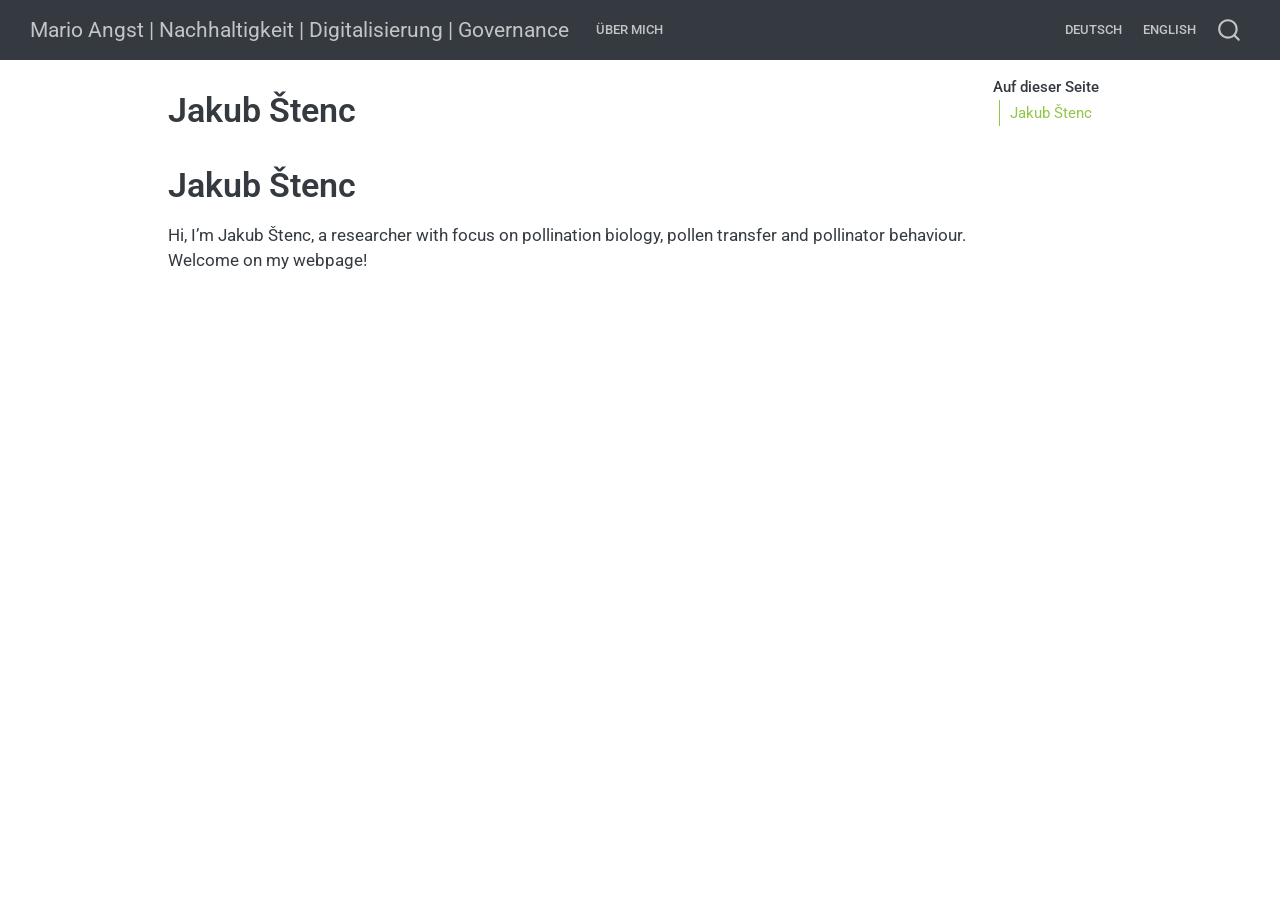
<file: _site/de/index_en.html>
<!DOCTYPE html>
<html xmlns="http://www.w3.org/1999/xhtml" lang="de" xml:lang="de"><head>

<meta charset="utf-8">
<meta name="generator" content="quarto-1.5.57">

<meta name="viewport" content="width=device-width, initial-scale=1.0, user-scalable=yes">


<title>Jakub Štenc – Mario Angst | Nachhaltigkeit | Digitalisierung | Governance</title>
<style>
code{white-space: pre-wrap;}
span.smallcaps{font-variant: small-caps;}
div.columns{display: flex; gap: min(4vw, 1.5em);}
div.column{flex: auto; overflow-x: auto;}
div.hanging-indent{margin-left: 1.5em; text-indent: -1.5em;}
ul.task-list{list-style: none;}
ul.task-list li input[type="checkbox"] {
  width: 0.8em;
  margin: 0 0.8em 0.2em -1em; /* quarto-specific, see https://github.com/quarto-dev/quarto-cli/issues/4556 */ 
  vertical-align: middle;
}
</style>


<script src="site_libs/quarto-nav/quarto-nav.js"></script>
<script src="site_libs/quarto-nav/headroom.min.js"></script>
<script src="site_libs/clipboard/clipboard.min.js"></script>
<script src="site_libs/quarto-search/autocomplete.umd.js"></script>
<script src="site_libs/quarto-search/fuse.min.js"></script>
<script src="site_libs/quarto-search/quarto-search.js"></script>
<meta name="quarto:offset" content="./">
<script src="site_libs/quarto-html/quarto.js"></script>
<script src="site_libs/quarto-html/popper.min.js"></script>
<script src="site_libs/quarto-html/tippy.umd.min.js"></script>
<script src="site_libs/quarto-html/anchor.min.js"></script>
<link href="site_libs/quarto-html/tippy.css" rel="stylesheet">
<link href="site_libs/quarto-html/quarto-syntax-highlighting.css" rel="stylesheet" id="quarto-text-highlighting-styles">
<script src="site_libs/bootstrap/bootstrap.min.js"></script>
<link href="site_libs/bootstrap/bootstrap-icons.css" rel="stylesheet">
<link href="site_libs/bootstrap/bootstrap.min.css" rel="stylesheet" id="quarto-bootstrap" data-mode="light">
<script id="quarto-search-options" type="application/json">{
  "location": "navbar",
  "copy-button": false,
  "collapse-after": 3,
  "panel-placement": "end",
  "type": "overlay",
  "limit": 50,
  "keyboard-shortcut": [
    "f",
    "/",
    "s"
  ],
  "show-item-context": false,
  "language": {
    "search-no-results-text": "Keine Treffer",
    "search-matching-documents-text": "Treffer",
    "search-copy-link-title": "Link in die Suche kopieren",
    "search-hide-matches-text": "Zusätzliche Treffer verbergen",
    "search-more-match-text": "weitere Treffer in diesem Dokument",
    "search-more-matches-text": "weitere Treffer in diesem Dokument",
    "search-clear-button-title": "Zurücksetzen",
    "search-text-placeholder": "",
    "search-detached-cancel-button-title": "Abbrechen",
    "search-submit-button-title": "Abschicken",
    "search-label": "Suchen"
  }
}</script>


</head>

<body class="nav-fixed">

<div id="quarto-search-results"></div>
  <header id="quarto-header" class="headroom fixed-top">
    <nav class="navbar navbar-expand-lg " data-bs-theme="dark">
      <div class="navbar-container container-fluid">
      <div class="navbar-brand-container mx-auto">
    <a class="navbar-brand" href="./index.html">
    <span class="navbar-title">Mario Angst | Nachhaltigkeit | Digitalisierung | Governance</span>
    </a>
  </div>
            <div id="quarto-search" class="" title="Suchen"></div>
          <button class="navbar-toggler" type="button" data-bs-toggle="collapse" data-bs-target="#navbarCollapse" aria-controls="navbarCollapse" role="menu" aria-expanded="false" aria-label="Navigation umschalten" onclick="if (window.quartoToggleHeadroom) { window.quartoToggleHeadroom(); }">
  <span class="navbar-toggler-icon"></span>
</button>
          <div class="collapse navbar-collapse" id="navbarCollapse">
            <ul class="navbar-nav navbar-nav-scroll me-auto">
  <li class="nav-item">
    <a class="nav-link" href="./index.html"> 
<span class="menu-text">Über mich</span></a>
  </li>  
</ul>
            <ul class="navbar-nav navbar-nav-scroll ms-auto">
  <li class="nav-item">
    <a class="nav-link" href="./../de"> 
<span class="menu-text">Deutsch</span></a>
  </li>  
  <li class="nav-item">
    <a class="nav-link" href="./../en"> 
<span class="menu-text">English</span></a>
  </li>  
</ul>
          </div> <!-- /navcollapse -->
            <div class="quarto-navbar-tools">
</div>
      </div> <!-- /container-fluid -->
    </nav>
</header>
<!-- content -->
<div id="quarto-content" class="quarto-container page-columns page-rows-contents page-layout-article page-navbar">
<!-- sidebar -->
<!-- margin-sidebar -->
    <div id="quarto-margin-sidebar" class="sidebar margin-sidebar">
        <nav id="TOC" role="doc-toc" class="toc-active">
    <h2 id="toc-title">Auf dieser Seite</h2>
   
  <ul>
  <li><a href="#jakub-štenc" id="toc-jakub-štenc" class="nav-link active" data-scroll-target="#jakub-štenc">Jakub Štenc</a></li>
  </ul>
</nav>
    </div>
<!-- main -->
<main class="content" id="quarto-document-content">

<header id="title-block-header" class="quarto-title-block default">
<div class="quarto-title">
<h1 class="title">Jakub Štenc</h1>
</div>



<div class="quarto-title-meta">

    
  
    
  </div>
  


</header>


<section id="jakub-štenc" class="level1">
<h1>Jakub Štenc</h1>
<p>Hi, I’m Jakub Štenc, a researcher with focus on pollination biology, pollen transfer and pollinator behaviour. Welcome on my webpage!</p>


</section>

</main> <!-- /main -->
<script id="quarto-html-after-body" type="application/javascript">
window.document.addEventListener("DOMContentLoaded", function (event) {
  const toggleBodyColorMode = (bsSheetEl) => {
    const mode = bsSheetEl.getAttribute("data-mode");
    const bodyEl = window.document.querySelector("body");
    if (mode === "dark") {
      bodyEl.classList.add("quarto-dark");
      bodyEl.classList.remove("quarto-light");
    } else {
      bodyEl.classList.add("quarto-light");
      bodyEl.classList.remove("quarto-dark");
    }
  }
  const toggleBodyColorPrimary = () => {
    const bsSheetEl = window.document.querySelector("link#quarto-bootstrap");
    if (bsSheetEl) {
      toggleBodyColorMode(bsSheetEl);
    }
  }
  toggleBodyColorPrimary();  
  const icon = "";
  const anchorJS = new window.AnchorJS();
  anchorJS.options = {
    placement: 'right',
    icon: icon
  };
  anchorJS.add('.anchored');
  const isCodeAnnotation = (el) => {
    for (const clz of el.classList) {
      if (clz.startsWith('code-annotation-')) {                     
        return true;
      }
    }
    return false;
  }
  const onCopySuccess = function(e) {
    // button target
    const button = e.trigger;
    // don't keep focus
    button.blur();
    // flash "checked"
    button.classList.add('code-copy-button-checked');
    var currentTitle = button.getAttribute("title");
    button.setAttribute("title", "Kopiert");
    let tooltip;
    if (window.bootstrap) {
      button.setAttribute("data-bs-toggle", "tooltip");
      button.setAttribute("data-bs-placement", "left");
      button.setAttribute("data-bs-title", "Kopiert");
      tooltip = new bootstrap.Tooltip(button, 
        { trigger: "manual", 
          customClass: "code-copy-button-tooltip",
          offset: [0, -8]});
      tooltip.show();    
    }
    setTimeout(function() {
      if (tooltip) {
        tooltip.hide();
        button.removeAttribute("data-bs-title");
        button.removeAttribute("data-bs-toggle");
        button.removeAttribute("data-bs-placement");
      }
      button.setAttribute("title", currentTitle);
      button.classList.remove('code-copy-button-checked');
    }, 1000);
    // clear code selection
    e.clearSelection();
  }
  const getTextToCopy = function(trigger) {
      const codeEl = trigger.previousElementSibling.cloneNode(true);
      for (const childEl of codeEl.children) {
        if (isCodeAnnotation(childEl)) {
          childEl.remove();
        }
      }
      return codeEl.innerText;
  }
  const clipboard = new window.ClipboardJS('.code-copy-button:not([data-in-quarto-modal])', {
    text: getTextToCopy
  });
  clipboard.on('success', onCopySuccess);
  if (window.document.getElementById('quarto-embedded-source-code-modal')) {
    // For code content inside modals, clipBoardJS needs to be initialized with a container option
    // TODO: Check when it could be a function (https://github.com/zenorocha/clipboard.js/issues/860)
    const clipboardModal = new window.ClipboardJS('.code-copy-button[data-in-quarto-modal]', {
      text: getTextToCopy,
      container: window.document.getElementById('quarto-embedded-source-code-modal')
    });
    clipboardModal.on('success', onCopySuccess);
  }
    var localhostRegex = new RegExp(/^(?:http|https):\/\/localhost\:?[0-9]*\//);
    var mailtoRegex = new RegExp(/^mailto:/);
      var filterRegex = new RegExp('/' + window.location.host + '/');
    var isInternal = (href) => {
        return filterRegex.test(href) || localhostRegex.test(href) || mailtoRegex.test(href);
    }
    // Inspect non-navigation links and adorn them if external
 	var links = window.document.querySelectorAll('a[href]:not(.nav-link):not(.navbar-brand):not(.toc-action):not(.sidebar-link):not(.sidebar-item-toggle):not(.pagination-link):not(.no-external):not([aria-hidden]):not(.dropdown-item):not(.quarto-navigation-tool):not(.about-link)');
    for (var i=0; i<links.length; i++) {
      const link = links[i];
      if (!isInternal(link.href)) {
        // undo the damage that might have been done by quarto-nav.js in the case of
        // links that we want to consider external
        if (link.dataset.originalHref !== undefined) {
          link.href = link.dataset.originalHref;
        }
      }
    }
  function tippyHover(el, contentFn, onTriggerFn, onUntriggerFn) {
    const config = {
      allowHTML: true,
      maxWidth: 500,
      delay: 100,
      arrow: false,
      appendTo: function(el) {
          return el.parentElement;
      },
      interactive: true,
      interactiveBorder: 10,
      theme: 'quarto',
      placement: 'bottom-start',
    };
    if (contentFn) {
      config.content = contentFn;
    }
    if (onTriggerFn) {
      config.onTrigger = onTriggerFn;
    }
    if (onUntriggerFn) {
      config.onUntrigger = onUntriggerFn;
    }
    window.tippy(el, config); 
  }
  const noterefs = window.document.querySelectorAll('a[role="doc-noteref"]');
  for (var i=0; i<noterefs.length; i++) {
    const ref = noterefs[i];
    tippyHover(ref, function() {
      // use id or data attribute instead here
      let href = ref.getAttribute('data-footnote-href') || ref.getAttribute('href');
      try { href = new URL(href).hash; } catch {}
      const id = href.replace(/^#\/?/, "");
      const note = window.document.getElementById(id);
      if (note) {
        return note.innerHTML;
      } else {
        return "";
      }
    });
  }
  const xrefs = window.document.querySelectorAll('a.quarto-xref');
  const processXRef = (id, note) => {
    // Strip column container classes
    const stripColumnClz = (el) => {
      el.classList.remove("page-full", "page-columns");
      if (el.children) {
        for (const child of el.children) {
          stripColumnClz(child);
        }
      }
    }
    stripColumnClz(note)
    if (id === null || id.startsWith('sec-')) {
      // Special case sections, only their first couple elements
      const container = document.createElement("div");
      if (note.children && note.children.length > 2) {
        container.appendChild(note.children[0].cloneNode(true));
        for (let i = 1; i < note.children.length; i++) {
          const child = note.children[i];
          if (child.tagName === "P" && child.innerText === "") {
            continue;
          } else {
            container.appendChild(child.cloneNode(true));
            break;
          }
        }
        if (window.Quarto?.typesetMath) {
          window.Quarto.typesetMath(container);
        }
        return container.innerHTML
      } else {
        if (window.Quarto?.typesetMath) {
          window.Quarto.typesetMath(note);
        }
        return note.innerHTML;
      }
    } else {
      // Remove any anchor links if they are present
      const anchorLink = note.querySelector('a.anchorjs-link');
      if (anchorLink) {
        anchorLink.remove();
      }
      if (window.Quarto?.typesetMath) {
        window.Quarto.typesetMath(note);
      }
      // TODO in 1.5, we should make sure this works without a callout special case
      if (note.classList.contains("callout")) {
        return note.outerHTML;
      } else {
        return note.innerHTML;
      }
    }
  }
  for (var i=0; i<xrefs.length; i++) {
    const xref = xrefs[i];
    tippyHover(xref, undefined, function(instance) {
      instance.disable();
      let url = xref.getAttribute('href');
      let hash = undefined; 
      if (url.startsWith('#')) {
        hash = url;
      } else {
        try { hash = new URL(url).hash; } catch {}
      }
      if (hash) {
        const id = hash.replace(/^#\/?/, "");
        const note = window.document.getElementById(id);
        if (note !== null) {
          try {
            const html = processXRef(id, note.cloneNode(true));
            instance.setContent(html);
          } finally {
            instance.enable();
            instance.show();
          }
        } else {
          // See if we can fetch this
          fetch(url.split('#')[0])
          .then(res => res.text())
          .then(html => {
            const parser = new DOMParser();
            const htmlDoc = parser.parseFromString(html, "text/html");
            const note = htmlDoc.getElementById(id);
            if (note !== null) {
              const html = processXRef(id, note);
              instance.setContent(html);
            } 
          }).finally(() => {
            instance.enable();
            instance.show();
          });
        }
      } else {
        // See if we can fetch a full url (with no hash to target)
        // This is a special case and we should probably do some content thinning / targeting
        fetch(url)
        .then(res => res.text())
        .then(html => {
          const parser = new DOMParser();
          const htmlDoc = parser.parseFromString(html, "text/html");
          const note = htmlDoc.querySelector('main.content');
          if (note !== null) {
            // This should only happen for chapter cross references
            // (since there is no id in the URL)
            // remove the first header
            if (note.children.length > 0 && note.children[0].tagName === "HEADER") {
              note.children[0].remove();
            }
            const html = processXRef(null, note);
            instance.setContent(html);
          } 
        }).finally(() => {
          instance.enable();
          instance.show();
        });
      }
    }, function(instance) {
    });
  }
      let selectedAnnoteEl;
      const selectorForAnnotation = ( cell, annotation) => {
        let cellAttr = 'data-code-cell="' + cell + '"';
        let lineAttr = 'data-code-annotation="' +  annotation + '"';
        const selector = 'span[' + cellAttr + '][' + lineAttr + ']';
        return selector;
      }
      const selectCodeLines = (annoteEl) => {
        const doc = window.document;
        const targetCell = annoteEl.getAttribute("data-target-cell");
        const targetAnnotation = annoteEl.getAttribute("data-target-annotation");
        const annoteSpan = window.document.querySelector(selectorForAnnotation(targetCell, targetAnnotation));
        const lines = annoteSpan.getAttribute("data-code-lines").split(",");
        const lineIds = lines.map((line) => {
          return targetCell + "-" + line;
        })
        let top = null;
        let height = null;
        let parent = null;
        if (lineIds.length > 0) {
            //compute the position of the single el (top and bottom and make a div)
            const el = window.document.getElementById(lineIds[0]);
            top = el.offsetTop;
            height = el.offsetHeight;
            parent = el.parentElement.parentElement;
          if (lineIds.length > 1) {
            const lastEl = window.document.getElementById(lineIds[lineIds.length - 1]);
            const bottom = lastEl.offsetTop + lastEl.offsetHeight;
            height = bottom - top;
          }
          if (top !== null && height !== null && parent !== null) {
            // cook up a div (if necessary) and position it 
            let div = window.document.getElementById("code-annotation-line-highlight");
            if (div === null) {
              div = window.document.createElement("div");
              div.setAttribute("id", "code-annotation-line-highlight");
              div.style.position = 'absolute';
              parent.appendChild(div);
            }
            div.style.top = top - 2 + "px";
            div.style.height = height + 4 + "px";
            div.style.left = 0;
            let gutterDiv = window.document.getElementById("code-annotation-line-highlight-gutter");
            if (gutterDiv === null) {
              gutterDiv = window.document.createElement("div");
              gutterDiv.setAttribute("id", "code-annotation-line-highlight-gutter");
              gutterDiv.style.position = 'absolute';
              const codeCell = window.document.getElementById(targetCell);
              const gutter = codeCell.querySelector('.code-annotation-gutter');
              gutter.appendChild(gutterDiv);
            }
            gutterDiv.style.top = top - 2 + "px";
            gutterDiv.style.height = height + 4 + "px";
          }
          selectedAnnoteEl = annoteEl;
        }
      };
      const unselectCodeLines = () => {
        const elementsIds = ["code-annotation-line-highlight", "code-annotation-line-highlight-gutter"];
        elementsIds.forEach((elId) => {
          const div = window.document.getElementById(elId);
          if (div) {
            div.remove();
          }
        });
        selectedAnnoteEl = undefined;
      };
        // Handle positioning of the toggle
    window.addEventListener(
      "resize",
      throttle(() => {
        elRect = undefined;
        if (selectedAnnoteEl) {
          selectCodeLines(selectedAnnoteEl);
        }
      }, 10)
    );
    function throttle(fn, ms) {
    let throttle = false;
    let timer;
      return (...args) => {
        if(!throttle) { // first call gets through
            fn.apply(this, args);
            throttle = true;
        } else { // all the others get throttled
            if(timer) clearTimeout(timer); // cancel #2
            timer = setTimeout(() => {
              fn.apply(this, args);
              timer = throttle = false;
            }, ms);
        }
      };
    }
      // Attach click handler to the DT
      const annoteDls = window.document.querySelectorAll('dt[data-target-cell]');
      for (const annoteDlNode of annoteDls) {
        annoteDlNode.addEventListener('click', (event) => {
          const clickedEl = event.target;
          if (clickedEl !== selectedAnnoteEl) {
            unselectCodeLines();
            const activeEl = window.document.querySelector('dt[data-target-cell].code-annotation-active');
            if (activeEl) {
              activeEl.classList.remove('code-annotation-active');
            }
            selectCodeLines(clickedEl);
            clickedEl.classList.add('code-annotation-active');
          } else {
            // Unselect the line
            unselectCodeLines();
            clickedEl.classList.remove('code-annotation-active');
          }
        });
      }
  const findCites = (el) => {
    const parentEl = el.parentElement;
    if (parentEl) {
      const cites = parentEl.dataset.cites;
      if (cites) {
        return {
          el,
          cites: cites.split(' ')
        };
      } else {
        return findCites(el.parentElement)
      }
    } else {
      return undefined;
    }
  };
  var bibliorefs = window.document.querySelectorAll('a[role="doc-biblioref"]');
  for (var i=0; i<bibliorefs.length; i++) {
    const ref = bibliorefs[i];
    const citeInfo = findCites(ref);
    if (citeInfo) {
      tippyHover(citeInfo.el, function() {
        var popup = window.document.createElement('div');
        citeInfo.cites.forEach(function(cite) {
          var citeDiv = window.document.createElement('div');
          citeDiv.classList.add('hanging-indent');
          citeDiv.classList.add('csl-entry');
          var biblioDiv = window.document.getElementById('ref-' + cite);
          if (biblioDiv) {
            citeDiv.innerHTML = biblioDiv.innerHTML;
          }
          popup.appendChild(citeDiv);
        });
        return popup.innerHTML;
      });
    }
  }
});
</script>
</div> <!-- /content -->




</body></html>
</file>
<file: _site/site_libs/quarto-html/tippy.css>
.tippy-box[data-animation=fade][data-state=hidden]{opacity:0}[data-tippy-root]{max-width:calc(100vw - 10px)}.tippy-box{position:relative;background-color:#333;color:#fff;border-radius:4px;font-size:14px;line-height:1.4;white-space:normal;outline:0;transition-property:transform,visibility,opacity}.tippy-box[data-placement^=top]>.tippy-arrow{bottom:0}.tippy-box[data-placement^=top]>.tippy-arrow:before{bottom:-7px;left:0;border-width:8px 8px 0;border-top-color:initial;transform-origin:center top}.tippy-box[data-placement^=bottom]>.tippy-arrow{top:0}.tippy-box[data-placement^=bottom]>.tippy-arrow:before{top:-7px;left:0;border-width:0 8px 8px;border-bottom-color:initial;transform-origin:center bottom}.tippy-box[data-placement^=left]>.tippy-arrow{right:0}.tippy-box[data-placement^=left]>.tippy-arrow:before{border-width:8px 0 8px 8px;border-left-color:initial;right:-7px;transform-origin:center left}.tippy-box[data-placement^=right]>.tippy-arrow{left:0}.tippy-box[data-placement^=right]>.tippy-arrow:before{left:-7px;border-width:8px 8px 8px 0;border-right-color:initial;transform-origin:center right}.tippy-box[data-inertia][data-state=visible]{transition-timing-function:cubic-bezier(.54,1.5,.38,1.11)}.tippy-arrow{width:16px;height:16px;color:#333}.tippy-arrow:before{content:"";position:absolute;border-color:transparent;border-style:solid}.tippy-content{position:relative;padding:5px 9px;z-index:1}
</file>
<file: _site/site_libs/quarto-html/quarto-syntax-highlighting.css>
/* quarto syntax highlight colors */
:root {
  --quarto-hl-ot-color: #003B4F;
  --quarto-hl-at-color: #657422;
  --quarto-hl-ss-color: #20794D;
  --quarto-hl-an-color: #5E5E5E;
  --quarto-hl-fu-color: #4758AB;
  --quarto-hl-st-color: #20794D;
  --quarto-hl-cf-color: #003B4F;
  --quarto-hl-op-color: #5E5E5E;
  --quarto-hl-er-color: #AD0000;
  --quarto-hl-bn-color: #AD0000;
  --quarto-hl-al-color: #AD0000;
  --quarto-hl-va-color: #111111;
  --quarto-hl-bu-color: inherit;
  --quarto-hl-ex-color: inherit;
  --quarto-hl-pp-color: #AD0000;
  --quarto-hl-in-color: #5E5E5E;
  --quarto-hl-vs-color: #20794D;
  --quarto-hl-wa-color: #5E5E5E;
  --quarto-hl-do-color: #5E5E5E;
  --quarto-hl-im-color: #00769E;
  --quarto-hl-ch-color: #20794D;
  --quarto-hl-dt-color: #AD0000;
  --quarto-hl-fl-color: #AD0000;
  --quarto-hl-co-color: #5E5E5E;
  --quarto-hl-cv-color: #5E5E5E;
  --quarto-hl-cn-color: #8f5902;
  --quarto-hl-sc-color: #5E5E5E;
  --quarto-hl-dv-color: #AD0000;
  --quarto-hl-kw-color: #003B4F;
}

/* other quarto variables */
:root {
  --quarto-font-monospace: SFMono-Regular, Menlo, Monaco, Consolas, "Liberation Mono", "Courier New", monospace;
}

pre > code.sourceCode > span {
  color: #003B4F;
}

code span {
  color: #003B4F;
}

code.sourceCode > span {
  color: #003B4F;
}

div.sourceCode,
div.sourceCode pre.sourceCode {
  color: #003B4F;
}

code span.ot {
  color: #003B4F;
  font-style: inherit;
}

code span.at {
  color: #657422;
  font-style: inherit;
}

code span.ss {
  color: #20794D;
  font-style: inherit;
}

code span.an {
  color: #5E5E5E;
  font-style: inherit;
}

code span.fu {
  color: #4758AB;
  font-style: inherit;
}

code span.st {
  color: #20794D;
  font-style: inherit;
}

code span.cf {
  color: #003B4F;
  font-weight: bold;
  font-style: inherit;
}

code span.op {
  color: #5E5E5E;
  font-style: inherit;
}

code span.er {
  color: #AD0000;
  font-style: inherit;
}

code span.bn {
  color: #AD0000;
  font-style: inherit;
}

code span.al {
  color: #AD0000;
  font-style: inherit;
}

code span.va {
  color: #111111;
  font-style: inherit;
}

code span.bu {
  font-style: inherit;
}

code span.ex {
  font-style: inherit;
}

code span.pp {
  color: #AD0000;
  font-style: inherit;
}

code span.in {
  color: #5E5E5E;
  font-style: inherit;
}

code span.vs {
  color: #20794D;
  font-style: inherit;
}

code span.wa {
  color: #5E5E5E;
  font-style: italic;
}

code span.do {
  color: #5E5E5E;
  font-style: italic;
}

code span.im {
  color: #00769E;
  font-style: inherit;
}

code span.ch {
  color: #20794D;
  font-style: inherit;
}

code span.dt {
  color: #AD0000;
  font-style: inherit;
}

code span.fl {
  color: #AD0000;
  font-style: inherit;
}

code span.co {
  color: #5E5E5E;
  font-style: inherit;
}

code span.cv {
  color: #5E5E5E;
  font-style: italic;
}

code span.cn {
  color: #8f5902;
  font-style: inherit;
}

code span.sc {
  color: #5E5E5E;
  font-style: inherit;
}

code span.dv {
  color: #AD0000;
  font-style: inherit;
}

code span.kw {
  color: #003B4F;
  font-weight: bold;
  font-style: inherit;
}

.prevent-inlining {
  content: "</";
}

/*# sourceMappingURL=debc5d5d77c3f9108843748ff7464032.css.map */
</file>
<file: _site/de/site_libs/quarto-html/tippy.css>
.tippy-box[data-animation=fade][data-state=hidden]{opacity:0}[data-tippy-root]{max-width:calc(100vw - 10px)}.tippy-box{position:relative;background-color:#333;color:#fff;border-radius:4px;font-size:14px;line-height:1.4;white-space:normal;outline:0;transition-property:transform,visibility,opacity}.tippy-box[data-placement^=top]>.tippy-arrow{bottom:0}.tippy-box[data-placement^=top]>.tippy-arrow:before{bottom:-7px;left:0;border-width:8px 8px 0;border-top-color:initial;transform-origin:center top}.tippy-box[data-placement^=bottom]>.tippy-arrow{top:0}.tippy-box[data-placement^=bottom]>.tippy-arrow:before{top:-7px;left:0;border-width:0 8px 8px;border-bottom-color:initial;transform-origin:center bottom}.tippy-box[data-placement^=left]>.tippy-arrow{right:0}.tippy-box[data-placement^=left]>.tippy-arrow:before{border-width:8px 0 8px 8px;border-left-color:initial;right:-7px;transform-origin:center left}.tippy-box[data-placement^=right]>.tippy-arrow{left:0}.tippy-box[data-placement^=right]>.tippy-arrow:before{left:-7px;border-width:8px 8px 8px 0;border-right-color:initial;transform-origin:center right}.tippy-box[data-inertia][data-state=visible]{transition-timing-function:cubic-bezier(.54,1.5,.38,1.11)}.tippy-arrow{width:16px;height:16px;color:#333}.tippy-arrow:before{content:"";position:absolute;border-color:transparent;border-style:solid}.tippy-content{position:relative;padding:5px 9px;z-index:1}
</file>
<file: _site/de/site_libs/quarto-html/quarto-syntax-highlighting.css>
/* quarto syntax highlight colors */
:root {
  --quarto-hl-ot-color: #003B4F;
  --quarto-hl-at-color: #657422;
  --quarto-hl-ss-color: #20794D;
  --quarto-hl-an-color: #5E5E5E;
  --quarto-hl-fu-color: #4758AB;
  --quarto-hl-st-color: #20794D;
  --quarto-hl-cf-color: #003B4F;
  --quarto-hl-op-color: #5E5E5E;
  --quarto-hl-er-color: #AD0000;
  --quarto-hl-bn-color: #AD0000;
  --quarto-hl-al-color: #AD0000;
  --quarto-hl-va-color: #111111;
  --quarto-hl-bu-color: inherit;
  --quarto-hl-ex-color: inherit;
  --quarto-hl-pp-color: #AD0000;
  --quarto-hl-in-color: #5E5E5E;
  --quarto-hl-vs-color: #20794D;
  --quarto-hl-wa-color: #5E5E5E;
  --quarto-hl-do-color: #5E5E5E;
  --quarto-hl-im-color: #00769E;
  --quarto-hl-ch-color: #20794D;
  --quarto-hl-dt-color: #AD0000;
  --quarto-hl-fl-color: #AD0000;
  --quarto-hl-co-color: #5E5E5E;
  --quarto-hl-cv-color: #5E5E5E;
  --quarto-hl-cn-color: #8f5902;
  --quarto-hl-sc-color: #5E5E5E;
  --quarto-hl-dv-color: #AD0000;
  --quarto-hl-kw-color: #003B4F;
}

/* other quarto variables */
:root {
  --quarto-font-monospace: SFMono-Regular, Menlo, Monaco, Consolas, "Liberation Mono", "Courier New", monospace;
}

pre > code.sourceCode > span {
  color: #003B4F;
}

code span {
  color: #003B4F;
}

code.sourceCode > span {
  color: #003B4F;
}

div.sourceCode,
div.sourceCode pre.sourceCode {
  color: #003B4F;
}

code span.ot {
  color: #003B4F;
  font-style: inherit;
}

code span.at {
  color: #657422;
  font-style: inherit;
}

code span.ss {
  color: #20794D;
  font-style: inherit;
}

code span.an {
  color: #5E5E5E;
  font-style: inherit;
}

code span.fu {
  color: #4758AB;
  font-style: inherit;
}

code span.st {
  color: #20794D;
  font-style: inherit;
}

code span.cf {
  color: #003B4F;
  font-weight: bold;
  font-style: inherit;
}

code span.op {
  color: #5E5E5E;
  font-style: inherit;
}

code span.er {
  color: #AD0000;
  font-style: inherit;
}

code span.bn {
  color: #AD0000;
  font-style: inherit;
}

code span.al {
  color: #AD0000;
  font-style: inherit;
}

code span.va {
  color: #111111;
  font-style: inherit;
}

code span.bu {
  font-style: inherit;
}

code span.ex {
  font-style: inherit;
}

code span.pp {
  color: #AD0000;
  font-style: inherit;
}

code span.in {
  color: #5E5E5E;
  font-style: inherit;
}

code span.vs {
  color: #20794D;
  font-style: inherit;
}

code span.wa {
  color: #5E5E5E;
  font-style: italic;
}

code span.do {
  color: #5E5E5E;
  font-style: italic;
}

code span.im {
  color: #00769E;
  font-style: inherit;
}

code span.ch {
  color: #20794D;
  font-style: inherit;
}

code span.dt {
  color: #AD0000;
  font-style: inherit;
}

code span.fl {
  color: #AD0000;
  font-style: inherit;
}

code span.co {
  color: #5E5E5E;
  font-style: inherit;
}

code span.cv {
  color: #5E5E5E;
  font-style: italic;
}

code span.cn {
  color: #8f5902;
  font-style: inherit;
}

code span.sc {
  color: #5E5E5E;
  font-style: inherit;
}

code span.dv {
  color: #AD0000;
  font-style: inherit;
}

code span.kw {
  color: #003B4F;
  font-weight: bold;
  font-style: inherit;
}

.prevent-inlining {
  content: "</";
}

/*# sourceMappingURL=debc5d5d77c3f9108843748ff7464032.css.map */
</file>
<file: _site/en/site_libs/quarto-html/tippy.css>
.tippy-box[data-animation=fade][data-state=hidden]{opacity:0}[data-tippy-root]{max-width:calc(100vw - 10px)}.tippy-box{position:relative;background-color:#333;color:#fff;border-radius:4px;font-size:14px;line-height:1.4;white-space:normal;outline:0;transition-property:transform,visibility,opacity}.tippy-box[data-placement^=top]>.tippy-arrow{bottom:0}.tippy-box[data-placement^=top]>.tippy-arrow:before{bottom:-7px;left:0;border-width:8px 8px 0;border-top-color:initial;transform-origin:center top}.tippy-box[data-placement^=bottom]>.tippy-arrow{top:0}.tippy-box[data-placement^=bottom]>.tippy-arrow:before{top:-7px;left:0;border-width:0 8px 8px;border-bottom-color:initial;transform-origin:center bottom}.tippy-box[data-placement^=left]>.tippy-arrow{right:0}.tippy-box[data-placement^=left]>.tippy-arrow:before{border-width:8px 0 8px 8px;border-left-color:initial;right:-7px;transform-origin:center left}.tippy-box[data-placement^=right]>.tippy-arrow{left:0}.tippy-box[data-placement^=right]>.tippy-arrow:before{left:-7px;border-width:8px 8px 8px 0;border-right-color:initial;transform-origin:center right}.tippy-box[data-inertia][data-state=visible]{transition-timing-function:cubic-bezier(.54,1.5,.38,1.11)}.tippy-arrow{width:16px;height:16px;color:#333}.tippy-arrow:before{content:"";position:absolute;border-color:transparent;border-style:solid}.tippy-content{position:relative;padding:5px 9px;z-index:1}
</file>
<file: _site/en/site_libs/quarto-html/quarto-syntax-highlighting.css>
/* quarto syntax highlight colors */
:root {
  --quarto-hl-ot-color: #003B4F;
  --quarto-hl-at-color: #657422;
  --quarto-hl-ss-color: #20794D;
  --quarto-hl-an-color: #5E5E5E;
  --quarto-hl-fu-color: #4758AB;
  --quarto-hl-st-color: #20794D;
  --quarto-hl-cf-color: #003B4F;
  --quarto-hl-op-color: #5E5E5E;
  --quarto-hl-er-color: #AD0000;
  --quarto-hl-bn-color: #AD0000;
  --quarto-hl-al-color: #AD0000;
  --quarto-hl-va-color: #111111;
  --quarto-hl-bu-color: inherit;
  --quarto-hl-ex-color: inherit;
  --quarto-hl-pp-color: #AD0000;
  --quarto-hl-in-color: #5E5E5E;
  --quarto-hl-vs-color: #20794D;
  --quarto-hl-wa-color: #5E5E5E;
  --quarto-hl-do-color: #5E5E5E;
  --quarto-hl-im-color: #00769E;
  --quarto-hl-ch-color: #20794D;
  --quarto-hl-dt-color: #AD0000;
  --quarto-hl-fl-color: #AD0000;
  --quarto-hl-co-color: #5E5E5E;
  --quarto-hl-cv-color: #5E5E5E;
  --quarto-hl-cn-color: #8f5902;
  --quarto-hl-sc-color: #5E5E5E;
  --quarto-hl-dv-color: #AD0000;
  --quarto-hl-kw-color: #003B4F;
}

/* other quarto variables */
:root {
  --quarto-font-monospace: SFMono-Regular, Menlo, Monaco, Consolas, "Liberation Mono", "Courier New", monospace;
}

pre > code.sourceCode > span {
  color: #003B4F;
}

code span {
  color: #003B4F;
}

code.sourceCode > span {
  color: #003B4F;
}

div.sourceCode,
div.sourceCode pre.sourceCode {
  color: #003B4F;
}

code span.ot {
  color: #003B4F;
  font-style: inherit;
}

code span.at {
  color: #657422;
  font-style: inherit;
}

code span.ss {
  color: #20794D;
  font-style: inherit;
}

code span.an {
  color: #5E5E5E;
  font-style: inherit;
}

code span.fu {
  color: #4758AB;
  font-style: inherit;
}

code span.st {
  color: #20794D;
  font-style: inherit;
}

code span.cf {
  color: #003B4F;
  font-weight: bold;
  font-style: inherit;
}

code span.op {
  color: #5E5E5E;
  font-style: inherit;
}

code span.er {
  color: #AD0000;
  font-style: inherit;
}

code span.bn {
  color: #AD0000;
  font-style: inherit;
}

code span.al {
  color: #AD0000;
  font-style: inherit;
}

code span.va {
  color: #111111;
  font-style: inherit;
}

code span.bu {
  font-style: inherit;
}

code span.ex {
  font-style: inherit;
}

code span.pp {
  color: #AD0000;
  font-style: inherit;
}

code span.in {
  color: #5E5E5E;
  font-style: inherit;
}

code span.vs {
  color: #20794D;
  font-style: inherit;
}

code span.wa {
  color: #5E5E5E;
  font-style: italic;
}

code span.do {
  color: #5E5E5E;
  font-style: italic;
}

code span.im {
  color: #00769E;
  font-style: inherit;
}

code span.ch {
  color: #20794D;
  font-style: inherit;
}

code span.dt {
  color: #AD0000;
  font-style: inherit;
}

code span.fl {
  color: #AD0000;
  font-style: inherit;
}

code span.co {
  color: #5E5E5E;
  font-style: inherit;
}

code span.cv {
  color: #5E5E5E;
  font-style: italic;
}

code span.cn {
  color: #8f5902;
  font-style: inherit;
}

code span.sc {
  color: #5E5E5E;
  font-style: inherit;
}

code span.dv {
  color: #AD0000;
  font-style: inherit;
}

code span.kw {
  color: #003B4F;
  font-weight: bold;
  font-style: inherit;
}

.prevent-inlining {
  content: "</";
}

/*# sourceMappingURL=debc5d5d77c3f9108843748ff7464032.css.map */
</file>
<file: DATA_ENTRY_GUIDE_files/libs/quarto-html/tippy.css>
.tippy-box[data-animation=fade][data-state=hidden]{opacity:0}[data-tippy-root]{max-width:calc(100vw - 10px)}.tippy-box{position:relative;background-color:#333;color:#fff;border-radius:4px;font-size:14px;line-height:1.4;white-space:normal;outline:0;transition-property:transform,visibility,opacity}.tippy-box[data-placement^=top]>.tippy-arrow{bottom:0}.tippy-box[data-placement^=top]>.tippy-arrow:before{bottom:-7px;left:0;border-width:8px 8px 0;border-top-color:initial;transform-origin:center top}.tippy-box[data-placement^=bottom]>.tippy-arrow{top:0}.tippy-box[data-placement^=bottom]>.tippy-arrow:before{top:-7px;left:0;border-width:0 8px 8px;border-bottom-color:initial;transform-origin:center bottom}.tippy-box[data-placement^=left]>.tippy-arrow{right:0}.tippy-box[data-placement^=left]>.tippy-arrow:before{border-width:8px 0 8px 8px;border-left-color:initial;right:-7px;transform-origin:center left}.tippy-box[data-placement^=right]>.tippy-arrow{left:0}.tippy-box[data-placement^=right]>.tippy-arrow:before{left:-7px;border-width:8px 8px 8px 0;border-right-color:initial;transform-origin:center right}.tippy-box[data-inertia][data-state=visible]{transition-timing-function:cubic-bezier(.54,1.5,.38,1.11)}.tippy-arrow{width:16px;height:16px;color:#333}.tippy-arrow:before{content:"";position:absolute;border-color:transparent;border-style:solid}.tippy-content{position:relative;padding:5px 9px;z-index:1}
</file>
<file: DATA_ENTRY_GUIDE_files/libs/quarto-html/quarto-syntax-highlighting-7b89279ff1a6dce999919e0e67d4d9ec.css>
/* quarto syntax highlight colors */
:root {
  --quarto-hl-ot-color: #003B4F;
  --quarto-hl-at-color: #657422;
  --quarto-hl-ss-color: #20794D;
  --quarto-hl-an-color: #5E5E5E;
  --quarto-hl-fu-color: #4758AB;
  --quarto-hl-st-color: #20794D;
  --quarto-hl-cf-color: #003B4F;
  --quarto-hl-op-color: #5E5E5E;
  --quarto-hl-er-color: #AD0000;
  --quarto-hl-bn-color: #AD0000;
  --quarto-hl-al-color: #AD0000;
  --quarto-hl-va-color: #111111;
  --quarto-hl-bu-color: inherit;
  --quarto-hl-ex-color: inherit;
  --quarto-hl-pp-color: #AD0000;
  --quarto-hl-in-color: #5E5E5E;
  --quarto-hl-vs-color: #20794D;
  --quarto-hl-wa-color: #5E5E5E;
  --quarto-hl-do-color: #5E5E5E;
  --quarto-hl-im-color: #00769E;
  --quarto-hl-ch-color: #20794D;
  --quarto-hl-dt-color: #AD0000;
  --quarto-hl-fl-color: #AD0000;
  --quarto-hl-co-color: #5E5E5E;
  --quarto-hl-cv-color: #5E5E5E;
  --quarto-hl-cn-color: #8f5902;
  --quarto-hl-sc-color: #5E5E5E;
  --quarto-hl-dv-color: #AD0000;
  --quarto-hl-kw-color: #003B4F;
}

/* other quarto variables */
:root {
  --quarto-font-monospace: SFMono-Regular, Menlo, Monaco, Consolas, "Liberation Mono", "Courier New", monospace;
}

/* syntax highlight based on Pandoc's rules */
pre > code.sourceCode > span {
  color: #003B4F;
}

code.sourceCode > span {
  color: #003B4F;
}

div.sourceCode,
div.sourceCode pre.sourceCode {
  color: #003B4F;
}

/* Normal */
code span {
  color: #003B4F;
}

/* Alert */
code span.al {
  color: #AD0000;
  font-style: inherit;
}

/* Annotation */
code span.an {
  color: #5E5E5E;
  font-style: inherit;
}

/* Attribute */
code span.at {
  color: #657422;
  font-style: inherit;
}

/* BaseN */
code span.bn {
  color: #AD0000;
  font-style: inherit;
}

/* BuiltIn */
code span.bu {
  font-style: inherit;
}

/* ControlFlow */
code span.cf {
  color: #003B4F;
  font-weight: bold;
  font-style: inherit;
}

/* Char */
code span.ch {
  color: #20794D;
  font-style: inherit;
}

/* Constant */
code span.cn {
  color: #8f5902;
  font-style: inherit;
}

/* Comment */
code span.co {
  color: #5E5E5E;
  font-style: inherit;
}

/* CommentVar */
code span.cv {
  color: #5E5E5E;
  font-style: italic;
}

/* Documentation */
code span.do {
  color: #5E5E5E;
  font-style: italic;
}

/* DataType */
code span.dt {
  color: #AD0000;
  font-style: inherit;
}

/* DecVal */
code span.dv {
  color: #AD0000;
  font-style: inherit;
}

/* Error */
code span.er {
  color: #AD0000;
  font-style: inherit;
}

/* Extension */
code span.ex {
  font-style: inherit;
}

/* Float */
code span.fl {
  color: #AD0000;
  font-style: inherit;
}

/* Function */
code span.fu {
  color: #4758AB;
  font-style: inherit;
}

/* Import */
code span.im {
  color: #00769E;
  font-style: inherit;
}

/* Information */
code span.in {
  color: #5E5E5E;
  font-style: inherit;
}

/* Keyword */
code span.kw {
  color: #003B4F;
  font-weight: bold;
  font-style: inherit;
}

/* Operator */
code span.op {
  color: #5E5E5E;
  font-style: inherit;
}

/* Other */
code span.ot {
  color: #003B4F;
  font-style: inherit;
}

/* Preprocessor */
code span.pp {
  color: #AD0000;
  font-style: inherit;
}

/* SpecialChar */
code span.sc {
  color: #5E5E5E;
  font-style: inherit;
}

/* SpecialString */
code span.ss {
  color: #20794D;
  font-style: inherit;
}

/* String */
code span.st {
  color: #20794D;
  font-style: inherit;
}

/* Variable */
code span.va {
  color: #111111;
  font-style: inherit;
}

/* VerbatimString */
code span.vs {
  color: #20794D;
  font-style: inherit;
}

/* Warning */
code span.wa {
  color: #5E5E5E;
  font-style: italic;
}

.prevent-inlining {
  content: "</";
}

/*# sourceMappingURL=3944bc705cfaf4c80e56f77c5205168a.css.map */
</file>
